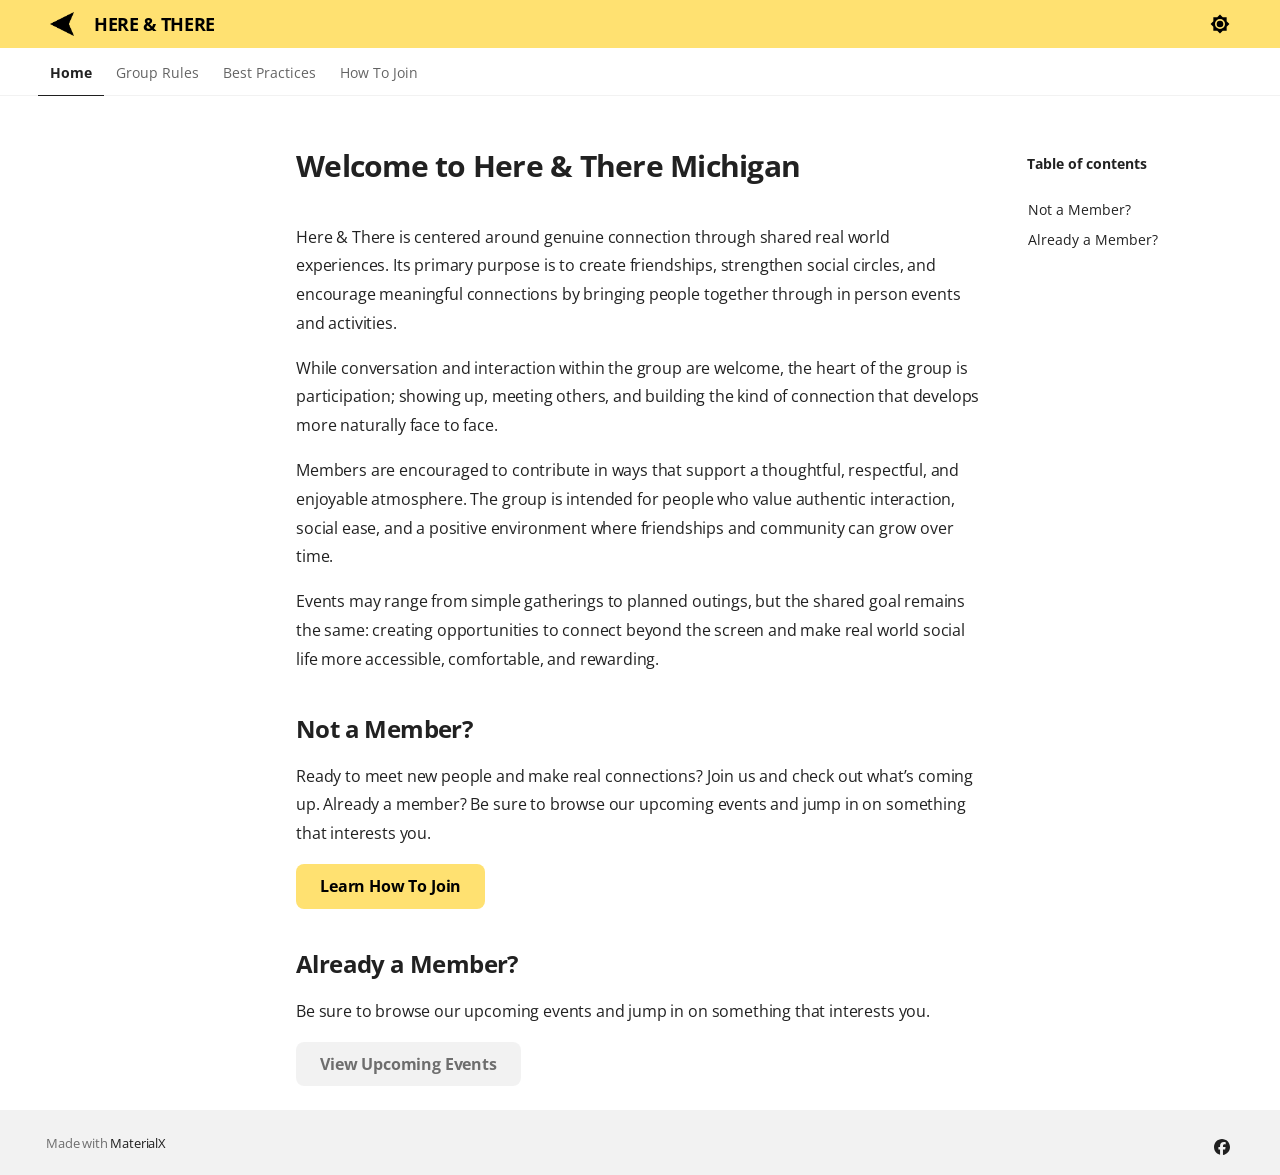
<file: index.html>
<!doctype html>
<html lang="en" class="no-js">
  <head>
    
      <meta charset="utf-8">
      <meta name="viewport" content="width=device-width,initial-scale=1">
      
      
      
        <link rel="canonical" href="https://heretheremi.org/">
      
      
      
        <link rel="next" href="rules/">
      
      
        
      
      
      <link rel="icon" href="images/logo.png">
      <meta name="generator" content="mkdocs-1.6.1, mkdocs-materialx-10.1.1">
    
    
      
        <title>HERE & THERE</title>
      
    
    
      <link rel="stylesheet" href="assets/stylesheets/main.b72b68c2.min.css">
      
        
        <link rel="stylesheet" href="assets/stylesheets/palette.204eaadb.min.css">
      
      


    
    
      
    
    
      
        
        
        <link rel="preconnect" href="https://fonts.gstatic.com" crossorigin>
        <link rel="stylesheet" href="https://fonts.googleapis.com/css?family=Open+Sans:300,300i,400,400i,700,700i%7CRoboto+Mono:400,400i,700,700i&display=fallback">
        <style>:root{--md-text-font:"Open Sans";--md-code-font:"Roboto Mono"}</style>
      
    
    
      <link rel="stylesheet" href="stylesheets/extra.css">
    
    <script>__md_scope=new URL(".",location),__md_hash=e=>[...e].reduce(((e,_)=>(e<<5)-e+_.charCodeAt(0)),0),__md_get=(e,_=localStorage,t=__md_scope)=>JSON.parse(_.getItem(t.pathname+"."+e)),__md_set=(e,_,t=localStorage,a=__md_scope)=>{try{t.setItem(a.pathname+"."+e,JSON.stringify(_))}catch(e){}}</script>
    
      

    
    
  </head>
  
  
  
  
    
    
      
    
    
    
    
    <body dir="ltr" data-md-color-scheme="default" data-md-color-primary="yellow" data-md-color-accent="indigo" data-mx-topbar="glass">
  
    
    <input class="md-toggle" data-md-toggle="drawer" type="checkbox" id="__drawer" autocomplete="off">
    <input class="md-toggle" data-md-toggle="toc" type="checkbox" id="__toc" autocomplete="off">
    <input class="md-toggle" data-md-toggle="search" type="checkbox" id="__search" autocomplete="off">
    <label class="md-overlay" for="__drawer"></label>
    <label class="md-overlay" for="__toc"></label>
    <div data-md-component="skip">
      
        
        <a href="#welcome-to-here-there-michigan" class="md-skip">
          Skip to content
        </a>
      
    </div>
    <div data-md-component="announce">
      
    </div>
    
    
      

<header class="md-header" data-md-component="header">
  <nav class="md-header__inner md-grid" aria-label="Header">
    <a href="." title="HERE &amp; THERE" class="md-header__button md-logo" aria-label="HERE & THERE" data-md-component="logo">
      
  <img src="images/logo-black.png" alt="logo">

    </a>
    <label class="md-header__button md-icon" for="__drawer">
      
      <svg xmlns="http://www.w3.org/2000/svg" viewBox="0 0 24 24"><path d="M3 6h18v2H3zm0 5h18v2H3zm0 5h18v2H3z"/></svg>
    </label>
    <div class="md-header__title" data-md-component="header-title">
      <div class="md-header__ellipsis">
        <div class="md-header__topic">
          <span class="md-ellipsis">
            HERE & THERE
          </span>
        </div>
        <div class="md-header__topic" data-md-component="header-topic">
          <span class="md-ellipsis">
            
              Home
            
          </span>
        </div>
      </div>
    </div>
    
      
        <form class="md-header__option" data-md-component="palette">
  
    
    
    
    <input class="md-option" data-md-color-media="(prefers-color-scheme: light)" data-md-color-scheme="default" data-md-color-primary="yellow" data-md-color-accent="indigo"  aria-label="Switch to dark mode"  type="radio" name="__palette" id="__palette_0">
    
      <label class="md-header__button md-icon" title="Switch to dark mode" for="__palette_1" hidden>
        <svg xmlns="http://www.w3.org/2000/svg" viewBox="0 0 24 24"><path d="M12 8a4 4 0 0 0-4 4 4 4 0 0 0 4 4 4 4 0 0 0 4-4 4 4 0 0 0-4-4m0 10a6 6 0 0 1-6-6 6 6 0 0 1 6-6 6 6 0 0 1 6 6 6 6 0 0 1-6 6m8-9.31V4h-4.69L12 .69 8.69 4H4v4.69L.69 12 4 15.31V20h4.69L12 23.31 15.31 20H20v-4.69L23.31 12z"/></svg>
      </label>
    
  
    
    
    
    <input class="md-option" data-md-color-media="(prefers-color-scheme: dark)" data-md-color-scheme="slate" data-md-color-primary="yellow" data-md-color-accent="indigo"  aria-label="Switch to system preference"  type="radio" name="__palette" id="__palette_1">
    
      <label class="md-header__button md-icon" title="Switch to system preference" for="__palette_0" hidden>
        <svg xmlns="http://www.w3.org/2000/svg" viewBox="0 0 24 24"><path d="M12 18c-.89 0-1.74-.2-2.5-.55C11.56 16.5 13 14.42 13 12s-1.44-4.5-3.5-5.45C10.26 6.2 11.11 6 12 6a6 6 0 0 1 6 6 6 6 0 0 1-6 6m8-9.31V4h-4.69L12 .69 8.69 4H4v4.69L.69 12 4 15.31V20h4.69L12 23.31 15.31 20H20v-4.69L23.31 12z"/></svg>
      </label>
    
  
</form>
      
    
    
      <script>var palette=__md_get("__palette");if(palette&&palette.color){if("(prefers-color-scheme)"===palette.color.media){var media=matchMedia("(prefers-color-scheme: light)"),input=document.querySelector(media.matches?"[data-md-color-media='(prefers-color-scheme: light)']":"[data-md-color-media='(prefers-color-scheme: dark)']");palette.color.media=input.getAttribute("data-md-color-media"),palette.color.scheme=input.getAttribute("data-md-color-scheme"),palette.color.primary=input.getAttribute("data-md-color-primary"),palette.color.accent=input.getAttribute("data-md-color-accent")}for(var[key,value]of Object.entries(palette.color))document.body.setAttribute("data-md-color-"+key,value)}</script>
    
    
    
    
  </nav>
  
</header>
    
    <div class="md-container" data-md-component="container">
      
      
        
          
            
<nav class="md-tabs" aria-label="Tabs" data-md-component="tabs">
  <div class="md-grid">
    <ul class="md-tabs__list">
      
        
  
  
  
    
  
  
    <li class="md-tabs__item md-tabs__item--active">
      <a href="." class="md-tabs__link">
        
  
  
    
  
  Home

      </a>
    </li>
  

      
        
  
  
  
  
    <li class="md-tabs__item">
      <a href="rules/" class="md-tabs__link">
        
  
  
    
  
  Group Rules

      </a>
    </li>
  

      
        
  
  
  
  
    <li class="md-tabs__item">
      <a href="best-practices/" class="md-tabs__link">
        
  
  
    
  
  Best Practices

      </a>
    </li>
  

      
        
  
  
  
  
    <li class="md-tabs__item">
      <a href="join/" class="md-tabs__link">
        
  
  
    
  
  How To Join

      </a>
    </li>
  

      
    </ul>
  </div>
</nav>
          
        
      
      <main class="md-main" data-md-component="main">
        <div class="md-main__inner md-grid">
          
            
              
              <div class="md-sidebar md-sidebar--primary" data-md-component="sidebar" data-md-type="navigation" >
                <div class="md-sidebar__scrollwrap">
                  <div class="md-sidebar__inner">
                    


  


<nav class="md-nav md-nav--primary md-nav--lifted" aria-label="Navigation" data-md-level="0">
  <label class="md-nav__title" for="__drawer">
    <a href="." title="HERE &amp; THERE" class="md-nav__button md-logo" aria-label="HERE & THERE" data-md-component="logo">
      
  <img src="images/logo-black.png" alt="logo">

    </a>
    HERE & THERE
  </label>
  
  <ul class="md-nav__list">
    
      
      
  
  
    
  
  
  
    <li class="md-nav__item md-nav__item--active">
      
      <input class="md-nav__toggle md-toggle" type="checkbox" id="__toc">
      
      
        
      
      
        <label class="md-nav__link md-nav__link--active" for="__toc">
          
  
  
  <span class="md-ellipsis">
    
  
    Home
  

    
  </span>
  
  

          <span class="md-nav__icon md-icon"></span>
        </label>
      
      <a href="." class="md-nav__link md-nav__link--active">
        
  
  
  <span class="md-ellipsis">
    
  
    Home
  

    
  </span>
  
  

      </a>
      
        

<nav class="md-nav md-nav--secondary" aria-label="Table of contents">
  
  
  
    
  
  
    <label class="md-nav__title" for="__toc">
      <span class="md-nav__icon md-icon"></span>
      Table of contents
    </label>
    <ul class="md-nav__list" data-md-component="toc">
      
        <li class="md-nav__item">
  <a href="#not-a-member" class="md-nav__link">
    <span class="md-ellipsis">
      
        Not a Member?
      
    </span>
  </a>
  
</li>
      
        <li class="md-nav__item">
  <a href="#already-a-member" class="md-nav__link">
    <span class="md-ellipsis">
      
        Already a Member?
      
    </span>
  </a>
  
</li>
      
    </ul>
  
</nav>
      
    </li>
  

    
      
      
  
  
  
  
    <li class="md-nav__item">
      <a href="rules/" class="md-nav__link">
        
  
  
  <span class="md-ellipsis">
    
  
    Group Rules
  

    
  </span>
  
  

      </a>
    </li>
  

    
      
      
  
  
  
  
    <li class="md-nav__item">
      <a href="best-practices/" class="md-nav__link">
        
  
  
  <span class="md-ellipsis">
    
  
    Best Practices
  

    
  </span>
  
  

      </a>
    </li>
  

    
      
      
  
  
  
  
    <li class="md-nav__item">
      <a href="join/" class="md-nav__link">
        
  
  
  <span class="md-ellipsis">
    
  
    How To Join
  

    
  </span>
  
  

      </a>
    </li>
  

    
  </ul>
</nav>
                  </div>
                </div>
              </div>
            
            
              
              <div class="md-sidebar md-sidebar--secondary" data-md-component="sidebar" data-md-type="toc" >
                <div class="md-sidebar__scrollwrap">
                  <div class="md-sidebar__inner">
                    

<nav class="md-nav md-nav--secondary" aria-label="Table of contents">
  
  
  
    
  
  
    <label class="md-nav__title" for="__toc">
      <span class="md-nav__icon md-icon"></span>
      Table of contents
    </label>
    <ul class="md-nav__list" data-md-component="toc">
      
        <li class="md-nav__item">
  <a href="#not-a-member" class="md-nav__link">
    <span class="md-ellipsis">
      
        Not a Member?
      
    </span>
  </a>
  
</li>
      
        <li class="md-nav__item">
  <a href="#already-a-member" class="md-nav__link">
    <span class="md-ellipsis">
      
        Already a Member?
      
    </span>
  </a>
  
</li>
      
    </ul>
  
</nav>
                  </div>
                </div>
              </div>
            
          
          
            <div class="md-content" data-md-component="content">
              
              <article class="md-content__inner md-typeset">
                
                  

<h1 id="welcome-to-here-there-michigan">Welcome to Here &amp; There Michigan<a class="headerlink" href="#welcome-to-here-there-michigan" title="Permanent link">🔗</a></h1>
<p>Here &amp; There is centered around genuine connection through shared real world experiences. Its primary purpose is to create friendships, strengthen social circles, and encourage meaningful connections by bringing people together through in person events and activities.</p>
<p>While conversation and interaction within the group are welcome, the heart of the group is participation; showing up, meeting others, and building the kind of connection that develops more naturally face to face.</p>
<p>Members are encouraged to contribute in ways that support a thoughtful, respectful, and enjoyable atmosphere. The group is intended for people who value authentic interaction, social ease, and a positive environment where friendships and community can grow over time.</p>
<p>Events may range from simple gatherings to planned outings, but the shared goal remains the same: creating opportunities to connect beyond the screen and make real world social life more accessible, comfortable, and rewarding.</p>
<h2 id="not-a-member">Not a Member?<a class="headerlink" href="#not-a-member" title="Permanent link">🔗</a></h2>
<p>Ready to meet new people and make real connections? Join us and check out what’s coming up. Already a member? Be sure to browse our upcoming events and jump in on something that interests you.</p>
<p><a class="md-button md-button--primary" href="join/">Learn How To Join</a></p>
<h2 id="already-a-member">Already a Member?<a class="headerlink" href="#already-a-member" title="Permanent link">🔗</a></h2>
<p>Be sure to browse our upcoming events and jump in on something that interests you.</p>
<p><a class="md-button" href="https://go.heretheremi.org/events">View Upcoming Events</a></p>







                
              </article>
            </div>
          
          
<script>var target=document.getElementById(location.hash.slice(1));target&&target.name&&(target.checked=target.name.startsWith("__tabbed_"))</script>
        </div>
          <div class="md-top" data-md-component="top" hidden>
  <div class="md-top__center">
    <button type="button" class="md-top__button md-top__button--main" data-md-action="top">
      
      <svg xmlns="http://www.w3.org/2000/svg" viewBox="0 0 24 24"><path d="M13 20h-2V8l-5.5 5.5-1.42-1.42L12 4.16l7.92 7.92-1.42 1.42L13 8z"/></svg>
      <span>Back to top</span>
    </button>
    
      
      
      <label class="md-top__button md-top__side md-top__side--nav" for="__drawer" >
        <svg xmlns="http://www.w3.org/2000/svg" viewBox="0 0 24 24"><path d="M20 4H4a2 2 0 0 0-2 2v12a2 2 0 0 0 2 2h16a2 2 0 0 0 2-2V6a2 2 0 0 0-2-2m0 14H9V6h11Z"/></svg>
      </label>
    
    
      
      
      <label class="md-top__button md-top__side md-top__side--toc" for="__toc" >
        <svg xmlns="http://www.w3.org/2000/svg" viewBox="0 0 24 24"><path d="M20 4H4a2 2 0 0 0-2 2v12a2 2 0 0 0 2 2h16a2 2 0 0 0 2-2V6a2 2 0 0 0-2-2m-5 14H4V6h11Z"/></svg>
      </label>
    
  </div>
</div>
      </main>
      
        <footer class="md-footer">
  
  <div class="md-footer-meta md-typeset">
    <div class="md-footer-meta__inner md-grid">
      <div class="md-copyright">
  
  
    Made with
    <a href="https://jaywhj.github.io/mkdocs-materialx/" target="_blank" rel="noopener">
      MaterialX
    </a>
  
</div>
      
        
<div class="md-social">
  
    
    
    
    
      
      
    
    <a href="https://go.heretheremi.org/fb" target="_blank" rel="noopener" title="go.heretheremi.org" class="md-social__link">
      <svg xmlns="http://www.w3.org/2000/svg" viewBox="0 0 512 512"><!--! Font Awesome Free 7.1.0 by @fontawesome - https://fontawesome.com License - https://fontawesome.com/license/free (Icons: CC BY 4.0, Fonts: SIL OFL 1.1, Code: MIT License) Copyright 2025 Fonticons, Inc.--><path d="M512 256C512 114.6 397.4 0 256 0S0 114.6 0 256c0 120 82.7 220.8 194.2 248.5V334.2h-52.8V256h52.8v-33.7c0-87.1 39.4-127.5 125-127.5 16.2 0 44.2 3.2 55.7 6.4V172c-6-.6-16.5-1-29.6-1-42 0-58.2 15.9-58.2 57.2V256h83.6l-14.4 78.2H287v175.9C413.8 494.8 512 386.9 512 256"/></svg>
    </a>
  
</div>
      
    </div>
  </div>
</footer>
      
    </div>
    <div class="md-dialog" data-md-component="dialog">
      <div class="md-dialog__inner md-typeset"></div>
    </div>
    
    
    
      
      
      <script id="__config" type="application/json">{"annotate": null, "base": ".", "features": ["navigation.tabs", "header.autohide"], "search": "assets/javascripts/workers/search.7a47a382.min.js", "tags": null, "translations": {"clipboard.copied": "Copied to clipboard", "clipboard.copy": "Copy to clipboard", "search.result.more.one": "1 more on this page", "search.result.more.other": "# more on this page", "search.result.none": "No matching documents", "search.result.one": "1 matching document", "search.result.other": "# matching documents", "search.result.placeholder": "Type to start searching", "search.result.term.missing": "Missing", "select.version": "Select version"}, "version": null}</script>
    
    
      <script src="assets/javascripts/bundle.e3ad5d0a.min.js"></script>
      
    
  </body>
</html>
</file>
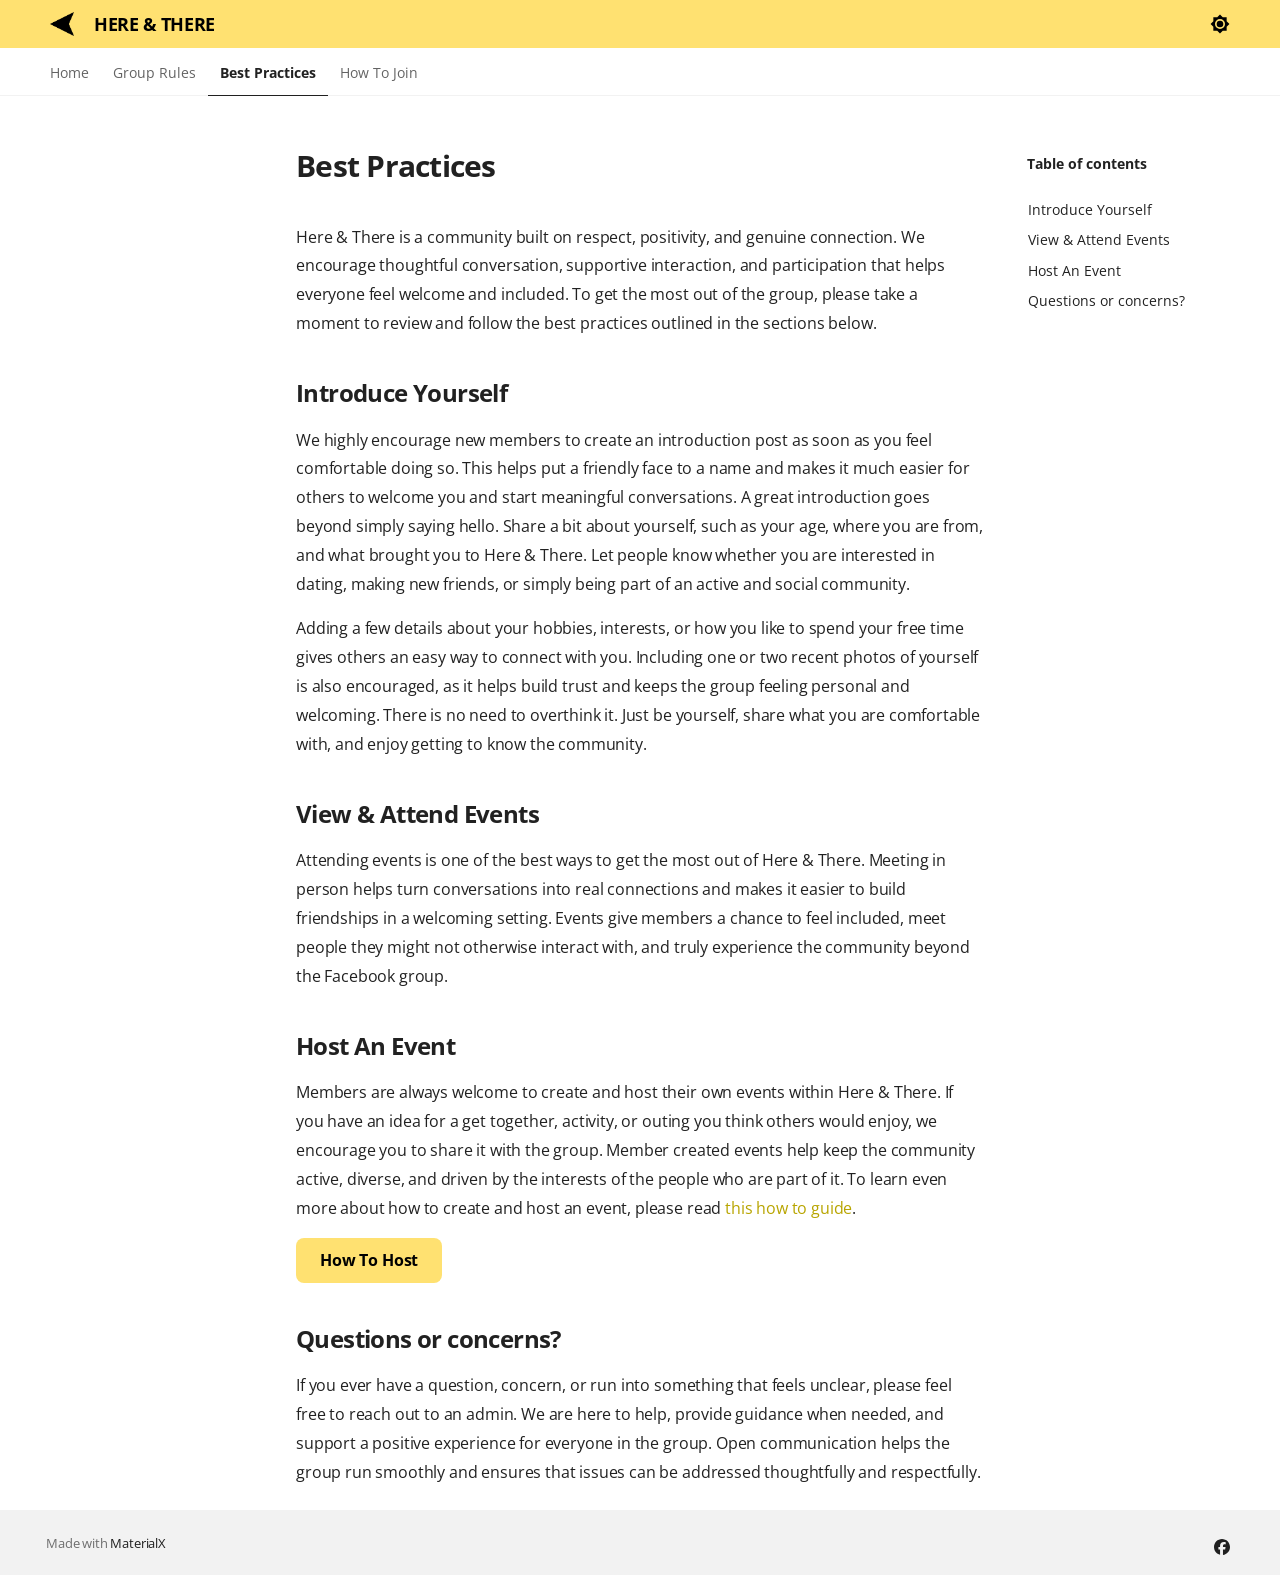
<file: best-practices/index.html>
<!doctype html>
<html lang="en" class="no-js">
  <head>
    
      <meta charset="utf-8">
      <meta name="viewport" content="width=device-width,initial-scale=1">
      
      
      
        <link rel="canonical" href="https://heretheremi.org/best-practices/">
      
      
        <link rel="prev" href="../rules/">
      
      
        <link rel="next" href="../join/">
      
      
        
      
      
      <link rel="icon" href="../images/logo.png">
      <meta name="generator" content="mkdocs-1.6.1, mkdocs-materialx-10.1.1">
    
    
      
        <title>Best Practices - HERE & THERE</title>
      
    
    
      <link rel="stylesheet" href="../assets/stylesheets/main.b72b68c2.min.css">
      
        
        <link rel="stylesheet" href="../assets/stylesheets/palette.204eaadb.min.css">
      
      


    
    
      
    
    
      
        
        
        <link rel="preconnect" href="https://fonts.gstatic.com" crossorigin>
        <link rel="stylesheet" href="https://fonts.googleapis.com/css?family=Open+Sans:300,300i,400,400i,700,700i%7CRoboto+Mono:400,400i,700,700i&display=fallback">
        <style>:root{--md-text-font:"Open Sans";--md-code-font:"Roboto Mono"}</style>
      
    
    
      <link rel="stylesheet" href="../stylesheets/extra.css">
    
    <script>__md_scope=new URL("..",location),__md_hash=e=>[...e].reduce(((e,_)=>(e<<5)-e+_.charCodeAt(0)),0),__md_get=(e,_=localStorage,t=__md_scope)=>JSON.parse(_.getItem(t.pathname+"."+e)),__md_set=(e,_,t=localStorage,a=__md_scope)=>{try{t.setItem(a.pathname+"."+e,JSON.stringify(_))}catch(e){}}</script>
    
      

    
    
  </head>
  
  
  
  
    
    
      
    
    
    
    
    <body dir="ltr" data-md-color-scheme="default" data-md-color-primary="yellow" data-md-color-accent="indigo" data-mx-topbar="glass">
  
    
    <input class="md-toggle" data-md-toggle="drawer" type="checkbox" id="__drawer" autocomplete="off">
    <input class="md-toggle" data-md-toggle="toc" type="checkbox" id="__toc" autocomplete="off">
    <input class="md-toggle" data-md-toggle="search" type="checkbox" id="__search" autocomplete="off">
    <label class="md-overlay" for="__drawer"></label>
    <label class="md-overlay" for="__toc"></label>
    <div data-md-component="skip">
      
        
        <a href="#best-practices" class="md-skip">
          Skip to content
        </a>
      
    </div>
    <div data-md-component="announce">
      
    </div>
    
    
      

<header class="md-header" data-md-component="header">
  <nav class="md-header__inner md-grid" aria-label="Header">
    <a href=".." title="HERE &amp; THERE" class="md-header__button md-logo" aria-label="HERE & THERE" data-md-component="logo">
      
  <img src="../images/logo-black.png" alt="logo">

    </a>
    <label class="md-header__button md-icon" for="__drawer">
      
      <svg xmlns="http://www.w3.org/2000/svg" viewBox="0 0 24 24"><path d="M3 6h18v2H3zm0 5h18v2H3zm0 5h18v2H3z"/></svg>
    </label>
    <div class="md-header__title" data-md-component="header-title">
      <div class="md-header__ellipsis">
        <div class="md-header__topic">
          <span class="md-ellipsis">
            HERE & THERE
          </span>
        </div>
        <div class="md-header__topic" data-md-component="header-topic">
          <span class="md-ellipsis">
            
              Best Practices
            
          </span>
        </div>
      </div>
    </div>
    
      
        <form class="md-header__option" data-md-component="palette">
  
    
    
    
    <input class="md-option" data-md-color-media="(prefers-color-scheme: light)" data-md-color-scheme="default" data-md-color-primary="yellow" data-md-color-accent="indigo"  aria-label="Switch to dark mode"  type="radio" name="__palette" id="__palette_0">
    
      <label class="md-header__button md-icon" title="Switch to dark mode" for="__palette_1" hidden>
        <svg xmlns="http://www.w3.org/2000/svg" viewBox="0 0 24 24"><path d="M12 8a4 4 0 0 0-4 4 4 4 0 0 0 4 4 4 4 0 0 0 4-4 4 4 0 0 0-4-4m0 10a6 6 0 0 1-6-6 6 6 0 0 1 6-6 6 6 0 0 1 6 6 6 6 0 0 1-6 6m8-9.31V4h-4.69L12 .69 8.69 4H4v4.69L.69 12 4 15.31V20h4.69L12 23.31 15.31 20H20v-4.69L23.31 12z"/></svg>
      </label>
    
  
    
    
    
    <input class="md-option" data-md-color-media="(prefers-color-scheme: dark)" data-md-color-scheme="slate" data-md-color-primary="yellow" data-md-color-accent="indigo"  aria-label="Switch to system preference"  type="radio" name="__palette" id="__palette_1">
    
      <label class="md-header__button md-icon" title="Switch to system preference" for="__palette_0" hidden>
        <svg xmlns="http://www.w3.org/2000/svg" viewBox="0 0 24 24"><path d="M12 18c-.89 0-1.74-.2-2.5-.55C11.56 16.5 13 14.42 13 12s-1.44-4.5-3.5-5.45C10.26 6.2 11.11 6 12 6a6 6 0 0 1 6 6 6 6 0 0 1-6 6m8-9.31V4h-4.69L12 .69 8.69 4H4v4.69L.69 12 4 15.31V20h4.69L12 23.31 15.31 20H20v-4.69L23.31 12z"/></svg>
      </label>
    
  
</form>
      
    
    
      <script>var palette=__md_get("__palette");if(palette&&palette.color){if("(prefers-color-scheme)"===palette.color.media){var media=matchMedia("(prefers-color-scheme: light)"),input=document.querySelector(media.matches?"[data-md-color-media='(prefers-color-scheme: light)']":"[data-md-color-media='(prefers-color-scheme: dark)']");palette.color.media=input.getAttribute("data-md-color-media"),palette.color.scheme=input.getAttribute("data-md-color-scheme"),palette.color.primary=input.getAttribute("data-md-color-primary"),palette.color.accent=input.getAttribute("data-md-color-accent")}for(var[key,value]of Object.entries(palette.color))document.body.setAttribute("data-md-color-"+key,value)}</script>
    
    
    
    
  </nav>
  
</header>
    
    <div class="md-container" data-md-component="container">
      
      
        
          
            
<nav class="md-tabs" aria-label="Tabs" data-md-component="tabs">
  <div class="md-grid">
    <ul class="md-tabs__list">
      
        
  
  
  
  
    <li class="md-tabs__item">
      <a href=".." class="md-tabs__link">
        
  
  
    
  
  Home

      </a>
    </li>
  

      
        
  
  
  
  
    <li class="md-tabs__item">
      <a href="../rules/" class="md-tabs__link">
        
  
  
    
  
  Group Rules

      </a>
    </li>
  

      
        
  
  
  
    
  
  
    <li class="md-tabs__item md-tabs__item--active">
      <a href="./" class="md-tabs__link">
        
  
  
    
  
  Best Practices

      </a>
    </li>
  

      
        
  
  
  
  
    <li class="md-tabs__item">
      <a href="../join/" class="md-tabs__link">
        
  
  
    
  
  How To Join

      </a>
    </li>
  

      
    </ul>
  </div>
</nav>
          
        
      
      <main class="md-main" data-md-component="main">
        <div class="md-main__inner md-grid">
          
            
              
              <div class="md-sidebar md-sidebar--primary" data-md-component="sidebar" data-md-type="navigation" >
                <div class="md-sidebar__scrollwrap">
                  <div class="md-sidebar__inner">
                    


  


<nav class="md-nav md-nav--primary md-nav--lifted" aria-label="Navigation" data-md-level="0">
  <label class="md-nav__title" for="__drawer">
    <a href=".." title="HERE &amp; THERE" class="md-nav__button md-logo" aria-label="HERE & THERE" data-md-component="logo">
      
  <img src="../images/logo-black.png" alt="logo">

    </a>
    HERE & THERE
  </label>
  
  <ul class="md-nav__list">
    
      
      
  
  
  
  
    <li class="md-nav__item">
      <a href=".." class="md-nav__link">
        
  
  
  <span class="md-ellipsis">
    
  
    Home
  

    
  </span>
  
  

      </a>
    </li>
  

    
      
      
  
  
  
  
    <li class="md-nav__item">
      <a href="../rules/" class="md-nav__link">
        
  
  
  <span class="md-ellipsis">
    
  
    Group Rules
  

    
  </span>
  
  

      </a>
    </li>
  

    
      
      
  
  
    
  
  
  
    <li class="md-nav__item md-nav__item--active">
      
      <input class="md-nav__toggle md-toggle" type="checkbox" id="__toc">
      
      
        
      
      
        <label class="md-nav__link md-nav__link--active" for="__toc">
          
  
  
  <span class="md-ellipsis">
    
  
    Best Practices
  

    
  </span>
  
  

          <span class="md-nav__icon md-icon"></span>
        </label>
      
      <a href="./" class="md-nav__link md-nav__link--active">
        
  
  
  <span class="md-ellipsis">
    
  
    Best Practices
  

    
  </span>
  
  

      </a>
      
        

<nav class="md-nav md-nav--secondary" aria-label="Table of contents">
  
  
  
    
  
  
    <label class="md-nav__title" for="__toc">
      <span class="md-nav__icon md-icon"></span>
      Table of contents
    </label>
    <ul class="md-nav__list" data-md-component="toc">
      
        <li class="md-nav__item">
  <a href="#introduce-yourself" class="md-nav__link">
    <span class="md-ellipsis">
      
        Introduce Yourself
      
    </span>
  </a>
  
</li>
      
        <li class="md-nav__item">
  <a href="#view-attend-events" class="md-nav__link">
    <span class="md-ellipsis">
      
        View &amp; Attend Events
      
    </span>
  </a>
  
</li>
      
        <li class="md-nav__item">
  <a href="#host-an-event" class="md-nav__link">
    <span class="md-ellipsis">
      
        Host An Event
      
    </span>
  </a>
  
</li>
      
        <li class="md-nav__item">
  <a href="#questions-or-concerns" class="md-nav__link">
    <span class="md-ellipsis">
      
        Questions or concerns?
      
    </span>
  </a>
  
</li>
      
    </ul>
  
</nav>
      
    </li>
  

    
      
      
  
  
  
  
    <li class="md-nav__item">
      <a href="../join/" class="md-nav__link">
        
  
  
  <span class="md-ellipsis">
    
  
    How To Join
  

    
  </span>
  
  

      </a>
    </li>
  

    
  </ul>
</nav>
                  </div>
                </div>
              </div>
            
            
              
              <div class="md-sidebar md-sidebar--secondary" data-md-component="sidebar" data-md-type="toc" >
                <div class="md-sidebar__scrollwrap">
                  <div class="md-sidebar__inner">
                    

<nav class="md-nav md-nav--secondary" aria-label="Table of contents">
  
  
  
    
  
  
    <label class="md-nav__title" for="__toc">
      <span class="md-nav__icon md-icon"></span>
      Table of contents
    </label>
    <ul class="md-nav__list" data-md-component="toc">
      
        <li class="md-nav__item">
  <a href="#introduce-yourself" class="md-nav__link">
    <span class="md-ellipsis">
      
        Introduce Yourself
      
    </span>
  </a>
  
</li>
      
        <li class="md-nav__item">
  <a href="#view-attend-events" class="md-nav__link">
    <span class="md-ellipsis">
      
        View &amp; Attend Events
      
    </span>
  </a>
  
</li>
      
        <li class="md-nav__item">
  <a href="#host-an-event" class="md-nav__link">
    <span class="md-ellipsis">
      
        Host An Event
      
    </span>
  </a>
  
</li>
      
        <li class="md-nav__item">
  <a href="#questions-or-concerns" class="md-nav__link">
    <span class="md-ellipsis">
      
        Questions or concerns?
      
    </span>
  </a>
  
</li>
      
    </ul>
  
</nav>
                  </div>
                </div>
              </div>
            
          
          
            <div class="md-content" data-md-component="content">
              
              <article class="md-content__inner md-typeset">
                
                  

<h1 id="best-practices">Best Practices<a class="headerlink" href="#best-practices" title="Permanent link">🔗</a></h1>
<p>Here &amp; There is a community built on respect, positivity, and genuine connection. We encourage thoughtful conversation, supportive interaction, and participation that helps everyone feel welcome and included. To get the most out of the group, please take a moment to review and follow the best practices outlined in the sections below.</p>
<h2 id="introduce-yourself">Introduce Yourself<a class="headerlink" href="#introduce-yourself" title="Permanent link">🔗</a></h2>
<p>We highly encourage new members to create an introduction post as soon as you feel comfortable doing so. This helps put a friendly face to a name and makes it much easier for others to welcome you and start meaningful conversations. A great introduction goes beyond simply saying hello. Share a bit about yourself, such as your age, where you are from, and what brought you to Here &amp; There. Let people know whether you are interested in dating, making new friends, or simply being part of an active and social community.</p>
<p>Adding a few details about your hobbies, interests, or how you like to spend your free time gives others an easy way to connect with you. Including one or two recent photos of yourself is also encouraged, as it helps build trust and keeps the group feeling personal and welcoming. There is no need to overthink it. Just be yourself, share what you are comfortable with, and enjoy getting to know the community.</p>
<h2 id="view-attend-events">View &amp; Attend Events<a class="headerlink" href="#view-attend-events" title="Permanent link">🔗</a></h2>
<p>Attending events is one of the best ways to get the most out of Here &amp; There. Meeting in person helps turn conversations into real connections and makes it easier to build friendships in a welcoming setting. Events give members a chance to feel included, meet people they might not otherwise interact with, and truly experience the community beyond the Facebook group.</p>
<h2 id="host-an-event">Host An Event<a class="headerlink" href="#host-an-event" title="Permanent link">🔗</a></h2>
<p>Members are always welcome to create and host their own events within Here &amp; There. If you have an idea for a get together, activity, or outing you think others would enjoy, we encourage you to share it with the group. Member created events help keep the community active, diverse, and driven by the interests of the people who are part of it. To learn even more about how to create and host an event, please read <a href="#">this how to guide</a>.</p>
<p><a class="md-button md-button--primary" href="../how-to-host/">How To Host</a></p>
<h2 id="questions-or-concerns">Questions or concerns?<a class="headerlink" href="#questions-or-concerns" title="Permanent link">🔗</a></h2>
<p>If you ever have a question, concern, or run into something that feels unclear, please feel free to reach out to an admin. We are here to help, provide guidance when needed, and support a positive experience for everyone in the group. Open communication helps the group run smoothly and ensures that issues can be addressed thoughtfully and respectfully.</p>







                
              </article>
            </div>
          
          
<script>var target=document.getElementById(location.hash.slice(1));target&&target.name&&(target.checked=target.name.startsWith("__tabbed_"))</script>
        </div>
          <div class="md-top" data-md-component="top" hidden>
  <div class="md-top__center">
    <button type="button" class="md-top__button md-top__button--main" data-md-action="top">
      
      <svg xmlns="http://www.w3.org/2000/svg" viewBox="0 0 24 24"><path d="M13 20h-2V8l-5.5 5.5-1.42-1.42L12 4.16l7.92 7.92-1.42 1.42L13 8z"/></svg>
      <span>Back to top</span>
    </button>
    
      
      
      <label class="md-top__button md-top__side md-top__side--nav" for="__drawer" >
        <svg xmlns="http://www.w3.org/2000/svg" viewBox="0 0 24 24"><path d="M20 4H4a2 2 0 0 0-2 2v12a2 2 0 0 0 2 2h16a2 2 0 0 0 2-2V6a2 2 0 0 0-2-2m0 14H9V6h11Z"/></svg>
      </label>
    
    
      
      
      <label class="md-top__button md-top__side md-top__side--toc" for="__toc" >
        <svg xmlns="http://www.w3.org/2000/svg" viewBox="0 0 24 24"><path d="M20 4H4a2 2 0 0 0-2 2v12a2 2 0 0 0 2 2h16a2 2 0 0 0 2-2V6a2 2 0 0 0-2-2m-5 14H4V6h11Z"/></svg>
      </label>
    
  </div>
</div>
      </main>
      
        <footer class="md-footer">
  
  <div class="md-footer-meta md-typeset">
    <div class="md-footer-meta__inner md-grid">
      <div class="md-copyright">
  
  
    Made with
    <a href="https://jaywhj.github.io/mkdocs-materialx/" target="_blank" rel="noopener">
      MaterialX
    </a>
  
</div>
      
        
<div class="md-social">
  
    
    
    
    
      
      
    
    <a href="https://go.heretheremi.org/fb" target="_blank" rel="noopener" title="go.heretheremi.org" class="md-social__link">
      <svg xmlns="http://www.w3.org/2000/svg" viewBox="0 0 512 512"><!--! Font Awesome Free 7.1.0 by @fontawesome - https://fontawesome.com License - https://fontawesome.com/license/free (Icons: CC BY 4.0, Fonts: SIL OFL 1.1, Code: MIT License) Copyright 2025 Fonticons, Inc.--><path d="M512 256C512 114.6 397.4 0 256 0S0 114.6 0 256c0 120 82.7 220.8 194.2 248.5V334.2h-52.8V256h52.8v-33.7c0-87.1 39.4-127.5 125-127.5 16.2 0 44.2 3.2 55.7 6.4V172c-6-.6-16.5-1-29.6-1-42 0-58.2 15.9-58.2 57.2V256h83.6l-14.4 78.2H287v175.9C413.8 494.8 512 386.9 512 256"/></svg>
    </a>
  
</div>
      
    </div>
  </div>
</footer>
      
    </div>
    <div class="md-dialog" data-md-component="dialog">
      <div class="md-dialog__inner md-typeset"></div>
    </div>
    
    
    
      
      
      <script id="__config" type="application/json">{"annotate": null, "base": "..", "features": ["navigation.tabs", "header.autohide"], "search": "../assets/javascripts/workers/search.7a47a382.min.js", "tags": null, "translations": {"clipboard.copied": "Copied to clipboard", "clipboard.copy": "Copy to clipboard", "search.result.more.one": "1 more on this page", "search.result.more.other": "# more on this page", "search.result.none": "No matching documents", "search.result.one": "1 matching document", "search.result.other": "# matching documents", "search.result.placeholder": "Type to start searching", "search.result.term.missing": "Missing", "select.version": "Select version"}, "version": null}</script>
    
    
      <script src="../assets/javascripts/bundle.e3ad5d0a.min.js"></script>
      
    
  </body>
</html>
</file>
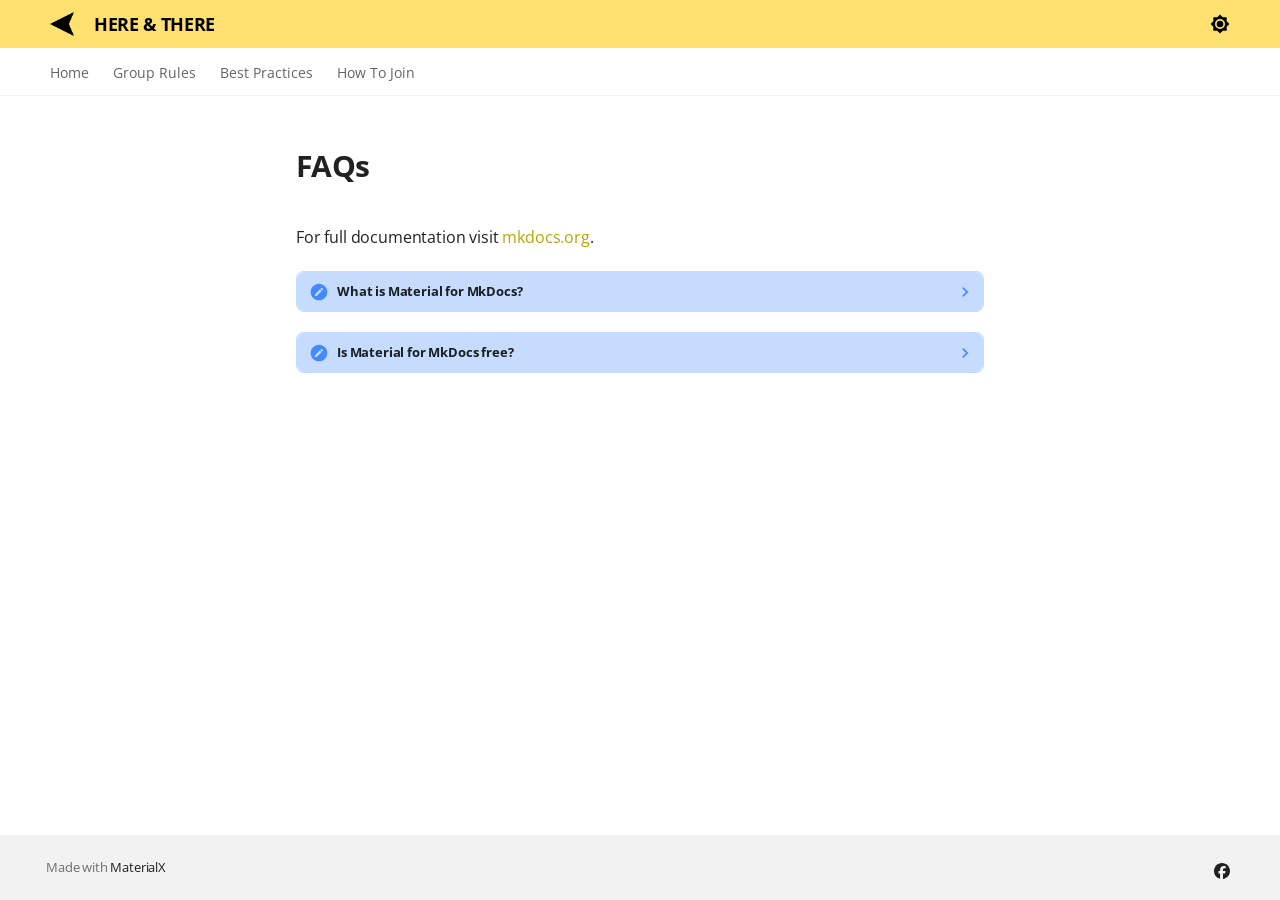
<file: faq/index.html>
<!doctype html>
<html lang="en" class="no-js">
  <head>
    
      <meta charset="utf-8">
      <meta name="viewport" content="width=device-width,initial-scale=1">
      
      
      
        <link rel="canonical" href="https://heretheremi.org/faq/">
      
      
      
      
        
      
      
      <link rel="icon" href="../images/logo.png">
      <meta name="generator" content="mkdocs-1.6.1, mkdocs-materialx-10.1.1">
    
    
      
        <title>FAQs - HERE & THERE</title>
      
    
    
      <link rel="stylesheet" href="../assets/stylesheets/main.b72b68c2.min.css">
      
        
        <link rel="stylesheet" href="../assets/stylesheets/palette.204eaadb.min.css">
      
      


    
    
      
    
    
      
        
        
        <link rel="preconnect" href="https://fonts.gstatic.com" crossorigin>
        <link rel="stylesheet" href="https://fonts.googleapis.com/css?family=Open+Sans:300,300i,400,400i,700,700i%7CRoboto+Mono:400,400i,700,700i&display=fallback">
        <style>:root{--md-text-font:"Open Sans";--md-code-font:"Roboto Mono"}</style>
      
    
    
      <link rel="stylesheet" href="../stylesheets/extra.css">
    
    <script>__md_scope=new URL("..",location),__md_hash=e=>[...e].reduce(((e,_)=>(e<<5)-e+_.charCodeAt(0)),0),__md_get=(e,_=localStorage,t=__md_scope)=>JSON.parse(_.getItem(t.pathname+"."+e)),__md_set=(e,_,t=localStorage,a=__md_scope)=>{try{t.setItem(a.pathname+"."+e,JSON.stringify(_))}catch(e){}}</script>
    
      

    
    
  </head>
  
  
  
  
    
    
      
    
    
    
    
    <body dir="ltr" data-md-color-scheme="default" data-md-color-primary="yellow" data-md-color-accent="indigo" data-mx-topbar="glass">
  
    
    <input class="md-toggle" data-md-toggle="drawer" type="checkbox" id="__drawer" autocomplete="off">
    <input class="md-toggle" data-md-toggle="toc" type="checkbox" id="__toc" autocomplete="off">
    <input class="md-toggle" data-md-toggle="search" type="checkbox" id="__search" autocomplete="off">
    <label class="md-overlay" for="__drawer"></label>
    <label class="md-overlay" for="__toc"></label>
    <div data-md-component="skip">
      
        
        <a href="#faqs" class="md-skip">
          Skip to content
        </a>
      
    </div>
    <div data-md-component="announce">
      
    </div>
    
    
      

<header class="md-header" data-md-component="header">
  <nav class="md-header__inner md-grid" aria-label="Header">
    <a href=".." title="HERE &amp; THERE" class="md-header__button md-logo" aria-label="HERE & THERE" data-md-component="logo">
      
  <img src="../images/logo-black.png" alt="logo">

    </a>
    <label class="md-header__button md-icon" for="__drawer">
      
      <svg xmlns="http://www.w3.org/2000/svg" viewBox="0 0 24 24"><path d="M3 6h18v2H3zm0 5h18v2H3zm0 5h18v2H3z"/></svg>
    </label>
    <div class="md-header__title" data-md-component="header-title">
      <div class="md-header__ellipsis">
        <div class="md-header__topic">
          <span class="md-ellipsis">
            HERE & THERE
          </span>
        </div>
        <div class="md-header__topic" data-md-component="header-topic">
          <span class="md-ellipsis">
            
              FAQs
            
          </span>
        </div>
      </div>
    </div>
    
      
        <form class="md-header__option" data-md-component="palette">
  
    
    
    
    <input class="md-option" data-md-color-media="(prefers-color-scheme: light)" data-md-color-scheme="default" data-md-color-primary="yellow" data-md-color-accent="indigo"  aria-label="Switch to dark mode"  type="radio" name="__palette" id="__palette_0">
    
      <label class="md-header__button md-icon" title="Switch to dark mode" for="__palette_1" hidden>
        <svg xmlns="http://www.w3.org/2000/svg" viewBox="0 0 24 24"><path d="M12 8a4 4 0 0 0-4 4 4 4 0 0 0 4 4 4 4 0 0 0 4-4 4 4 0 0 0-4-4m0 10a6 6 0 0 1-6-6 6 6 0 0 1 6-6 6 6 0 0 1 6 6 6 6 0 0 1-6 6m8-9.31V4h-4.69L12 .69 8.69 4H4v4.69L.69 12 4 15.31V20h4.69L12 23.31 15.31 20H20v-4.69L23.31 12z"/></svg>
      </label>
    
  
    
    
    
    <input class="md-option" data-md-color-media="(prefers-color-scheme: dark)" data-md-color-scheme="slate" data-md-color-primary="yellow" data-md-color-accent="indigo"  aria-label="Switch to system preference"  type="radio" name="__palette" id="__palette_1">
    
      <label class="md-header__button md-icon" title="Switch to system preference" for="__palette_0" hidden>
        <svg xmlns="http://www.w3.org/2000/svg" viewBox="0 0 24 24"><path d="M12 18c-.89 0-1.74-.2-2.5-.55C11.56 16.5 13 14.42 13 12s-1.44-4.5-3.5-5.45C10.26 6.2 11.11 6 12 6a6 6 0 0 1 6 6 6 6 0 0 1-6 6m8-9.31V4h-4.69L12 .69 8.69 4H4v4.69L.69 12 4 15.31V20h4.69L12 23.31 15.31 20H20v-4.69L23.31 12z"/></svg>
      </label>
    
  
</form>
      
    
    
      <script>var palette=__md_get("__palette");if(palette&&palette.color){if("(prefers-color-scheme)"===palette.color.media){var media=matchMedia("(prefers-color-scheme: light)"),input=document.querySelector(media.matches?"[data-md-color-media='(prefers-color-scheme: light)']":"[data-md-color-media='(prefers-color-scheme: dark)']");palette.color.media=input.getAttribute("data-md-color-media"),palette.color.scheme=input.getAttribute("data-md-color-scheme"),palette.color.primary=input.getAttribute("data-md-color-primary"),palette.color.accent=input.getAttribute("data-md-color-accent")}for(var[key,value]of Object.entries(palette.color))document.body.setAttribute("data-md-color-"+key,value)}</script>
    
    
    
    
  </nav>
  
</header>
    
    <div class="md-container" data-md-component="container">
      
      
        
          
            
<nav class="md-tabs" aria-label="Tabs" data-md-component="tabs">
  <div class="md-grid">
    <ul class="md-tabs__list">
      
        
  
  
  
  
    <li class="md-tabs__item">
      <a href=".." class="md-tabs__link">
        
  
  
    
  
  Home

      </a>
    </li>
  

      
        
  
  
  
  
    <li class="md-tabs__item">
      <a href="../rules/" class="md-tabs__link">
        
  
  
    
  
  Group Rules

      </a>
    </li>
  

      
        
  
  
  
  
    <li class="md-tabs__item">
      <a href="../best-practices/" class="md-tabs__link">
        
  
  
    
  
  Best Practices

      </a>
    </li>
  

      
        
  
  
  
  
    <li class="md-tabs__item">
      <a href="../join/" class="md-tabs__link">
        
  
  
    
  
  How To Join

      </a>
    </li>
  

      
    </ul>
  </div>
</nav>
          
        
      
      <main class="md-main" data-md-component="main">
        <div class="md-main__inner md-grid">
          
            
              
              <div class="md-sidebar md-sidebar--primary" data-md-component="sidebar" data-md-type="navigation" >
                <div class="md-sidebar__scrollwrap">
                  <div class="md-sidebar__inner">
                    


  


<nav class="md-nav md-nav--primary md-nav--lifted" aria-label="Navigation" data-md-level="0">
  <label class="md-nav__title" for="__drawer">
    <a href=".." title="HERE &amp; THERE" class="md-nav__button md-logo" aria-label="HERE & THERE" data-md-component="logo">
      
  <img src="../images/logo-black.png" alt="logo">

    </a>
    HERE & THERE
  </label>
  
  <ul class="md-nav__list">
    
      
      
  
  
  
  
    <li class="md-nav__item">
      <a href=".." class="md-nav__link">
        
  
  
  <span class="md-ellipsis">
    
  
    Home
  

    
  </span>
  
  

      </a>
    </li>
  

    
      
      
  
  
  
  
    <li class="md-nav__item">
      <a href="../rules/" class="md-nav__link">
        
  
  
  <span class="md-ellipsis">
    
  
    Group Rules
  

    
  </span>
  
  

      </a>
    </li>
  

    
      
      
  
  
  
  
    <li class="md-nav__item">
      <a href="../best-practices/" class="md-nav__link">
        
  
  
  <span class="md-ellipsis">
    
  
    Best Practices
  

    
  </span>
  
  

      </a>
    </li>
  

    
      
      
  
  
  
  
    <li class="md-nav__item">
      <a href="../join/" class="md-nav__link">
        
  
  
  <span class="md-ellipsis">
    
  
    How To Join
  

    
  </span>
  
  

      </a>
    </li>
  

    
  </ul>
</nav>
                  </div>
                </div>
              </div>
            
            
              
              <div class="md-sidebar md-sidebar--secondary" data-md-component="sidebar" data-md-type="toc" >
                <div class="md-sidebar__scrollwrap">
                  <div class="md-sidebar__inner">
                    

<nav class="md-nav md-nav--secondary" aria-label="Table of contents">
  
  
  
    
  
  
</nav>
                  </div>
                </div>
              </div>
            
          
          
            <div class="md-content" data-md-component="content">
              
              <article class="md-content__inner md-typeset">
                
                  

<h1 id="faqs">FAQs<a class="headerlink" href="#faqs" title="Permanent link">🔗</a></h1>
<p>For full documentation visit <a href="https://www.mkdocs.org">mkdocs.org</a>.</p>
<details class="note">
<summary>What is Material for MkDocs?</summary>
<p>Material for MkDocs is a theme built on top of MkDocs that transforms documentation sites with a modern, responsive design inspired by Google's Material Design principles.</p>
</details>
<details class="note">
<summary>Is Material for MkDocs free?</summary>
<p>Yes, the core theme is free and open source. All features, previously exclusive to the Insiders version, are now available to everyone.</p>
</details>







                
              </article>
            </div>
          
          
<script>var target=document.getElementById(location.hash.slice(1));target&&target.name&&(target.checked=target.name.startsWith("__tabbed_"))</script>
        </div>
          <div class="md-top" data-md-component="top" hidden>
  <div class="md-top__center">
    <button type="button" class="md-top__button md-top__button--main" data-md-action="top">
      
      <svg xmlns="http://www.w3.org/2000/svg" viewBox="0 0 24 24"><path d="M13 20h-2V8l-5.5 5.5-1.42-1.42L12 4.16l7.92 7.92-1.42 1.42L13 8z"/></svg>
      <span>Back to top</span>
    </button>
    
      
      
      <label class="md-top__button md-top__side md-top__side--nav" for="__drawer" >
        <svg xmlns="http://www.w3.org/2000/svg" viewBox="0 0 24 24"><path d="M20 4H4a2 2 0 0 0-2 2v12a2 2 0 0 0 2 2h16a2 2 0 0 0 2-2V6a2 2 0 0 0-2-2m0 14H9V6h11Z"/></svg>
      </label>
    
    
      
      
      <label class="md-top__button md-top__side md-top__side--toc" for="__toc" >
        <svg xmlns="http://www.w3.org/2000/svg" viewBox="0 0 24 24"><path d="M20 4H4a2 2 0 0 0-2 2v12a2 2 0 0 0 2 2h16a2 2 0 0 0 2-2V6a2 2 0 0 0-2-2m-5 14H4V6h11Z"/></svg>
      </label>
    
  </div>
</div>
      </main>
      
        <footer class="md-footer">
  
  <div class="md-footer-meta md-typeset">
    <div class="md-footer-meta__inner md-grid">
      <div class="md-copyright">
  
  
    Made with
    <a href="https://jaywhj.github.io/mkdocs-materialx/" target="_blank" rel="noopener">
      MaterialX
    </a>
  
</div>
      
        
<div class="md-social">
  
    
    
    
    
      
      
    
    <a href="https://go.heretheremi.org/fb" target="_blank" rel="noopener" title="go.heretheremi.org" class="md-social__link">
      <svg xmlns="http://www.w3.org/2000/svg" viewBox="0 0 512 512"><!--! Font Awesome Free 7.1.0 by @fontawesome - https://fontawesome.com License - https://fontawesome.com/license/free (Icons: CC BY 4.0, Fonts: SIL OFL 1.1, Code: MIT License) Copyright 2025 Fonticons, Inc.--><path d="M512 256C512 114.6 397.4 0 256 0S0 114.6 0 256c0 120 82.7 220.8 194.2 248.5V334.2h-52.8V256h52.8v-33.7c0-87.1 39.4-127.5 125-127.5 16.2 0 44.2 3.2 55.7 6.4V172c-6-.6-16.5-1-29.6-1-42 0-58.2 15.9-58.2 57.2V256h83.6l-14.4 78.2H287v175.9C413.8 494.8 512 386.9 512 256"/></svg>
    </a>
  
</div>
      
    </div>
  </div>
</footer>
      
    </div>
    <div class="md-dialog" data-md-component="dialog">
      <div class="md-dialog__inner md-typeset"></div>
    </div>
    
    
    
      
      
      <script id="__config" type="application/json">{"annotate": null, "base": "..", "features": ["navigation.tabs", "header.autohide"], "search": "../assets/javascripts/workers/search.7a47a382.min.js", "tags": null, "translations": {"clipboard.copied": "Copied to clipboard", "clipboard.copy": "Copy to clipboard", "search.result.more.one": "1 more on this page", "search.result.more.other": "# more on this page", "search.result.none": "No matching documents", "search.result.one": "1 matching document", "search.result.other": "# matching documents", "search.result.placeholder": "Type to start searching", "search.result.term.missing": "Missing", "select.version": "Select version"}, "version": null}</script>
    
    
      <script src="../assets/javascripts/bundle.e3ad5d0a.min.js"></script>
      
    
  </body>
</html>
</file>
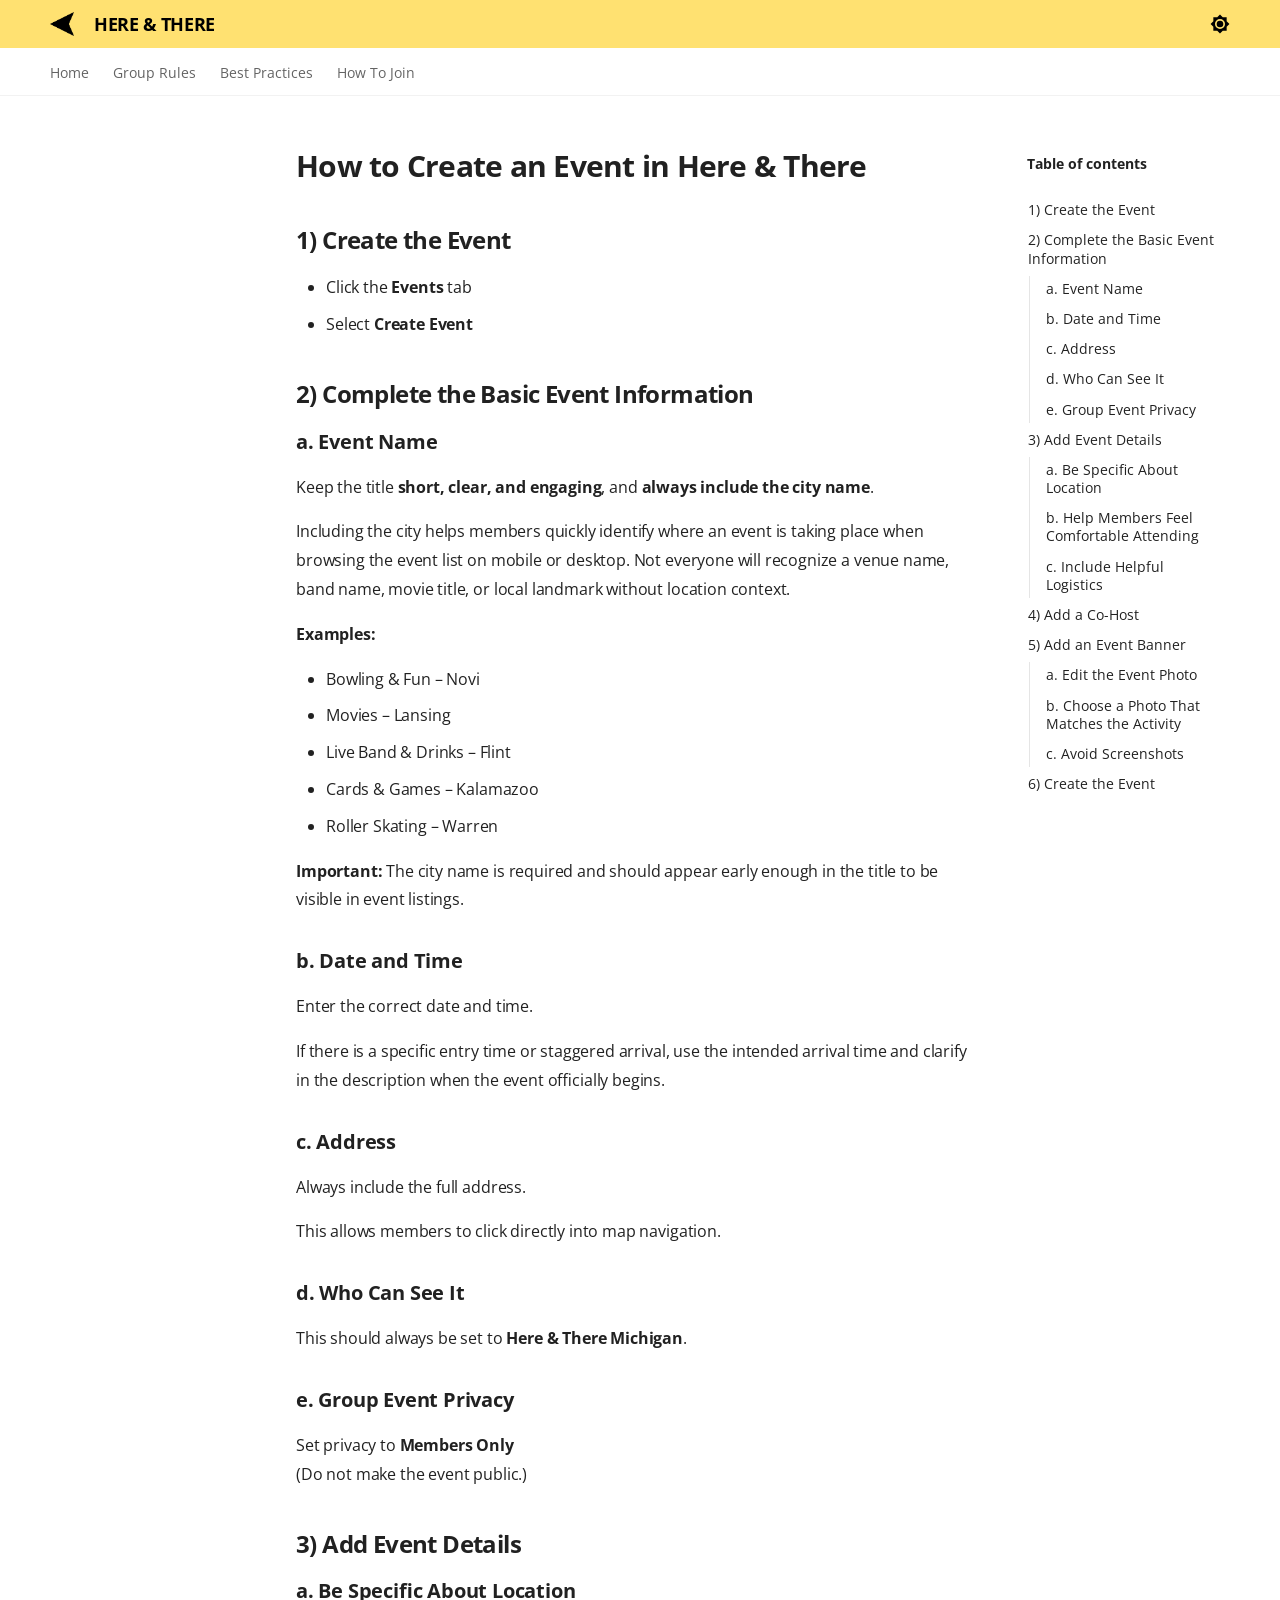
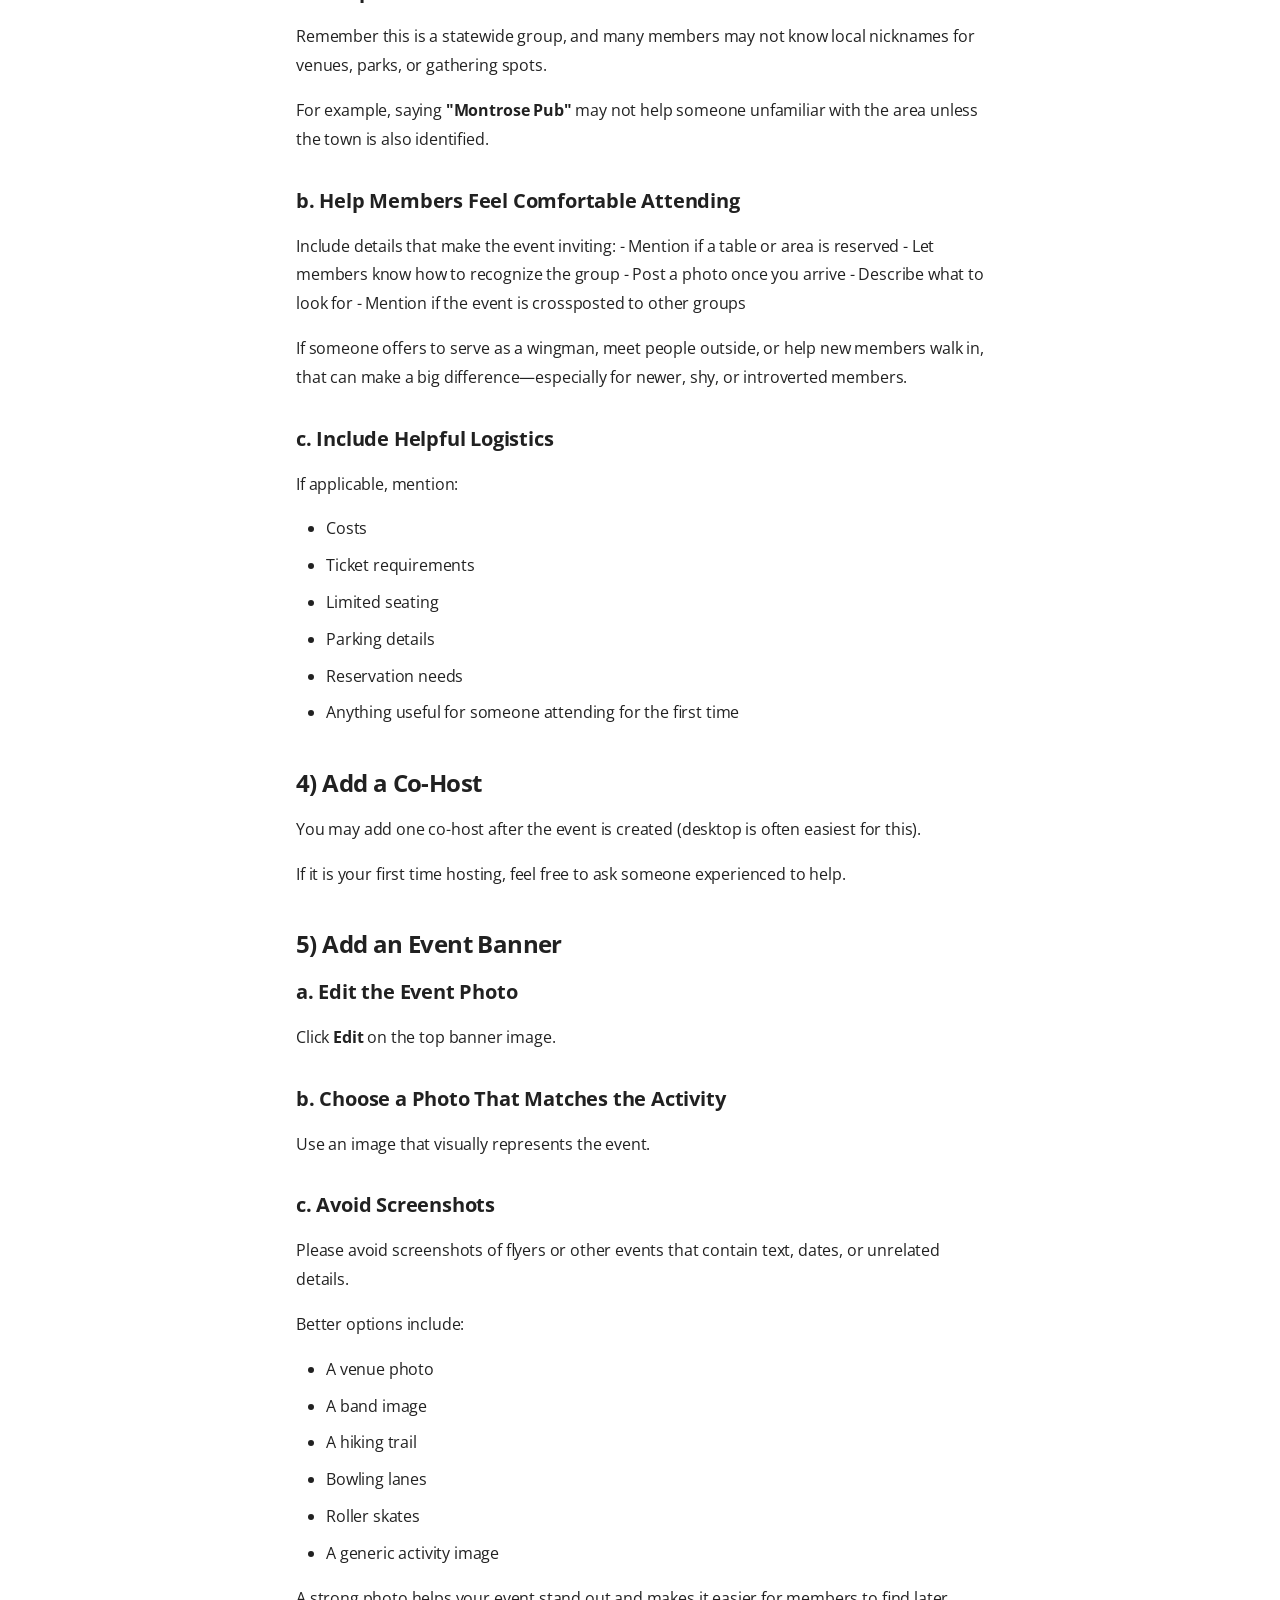
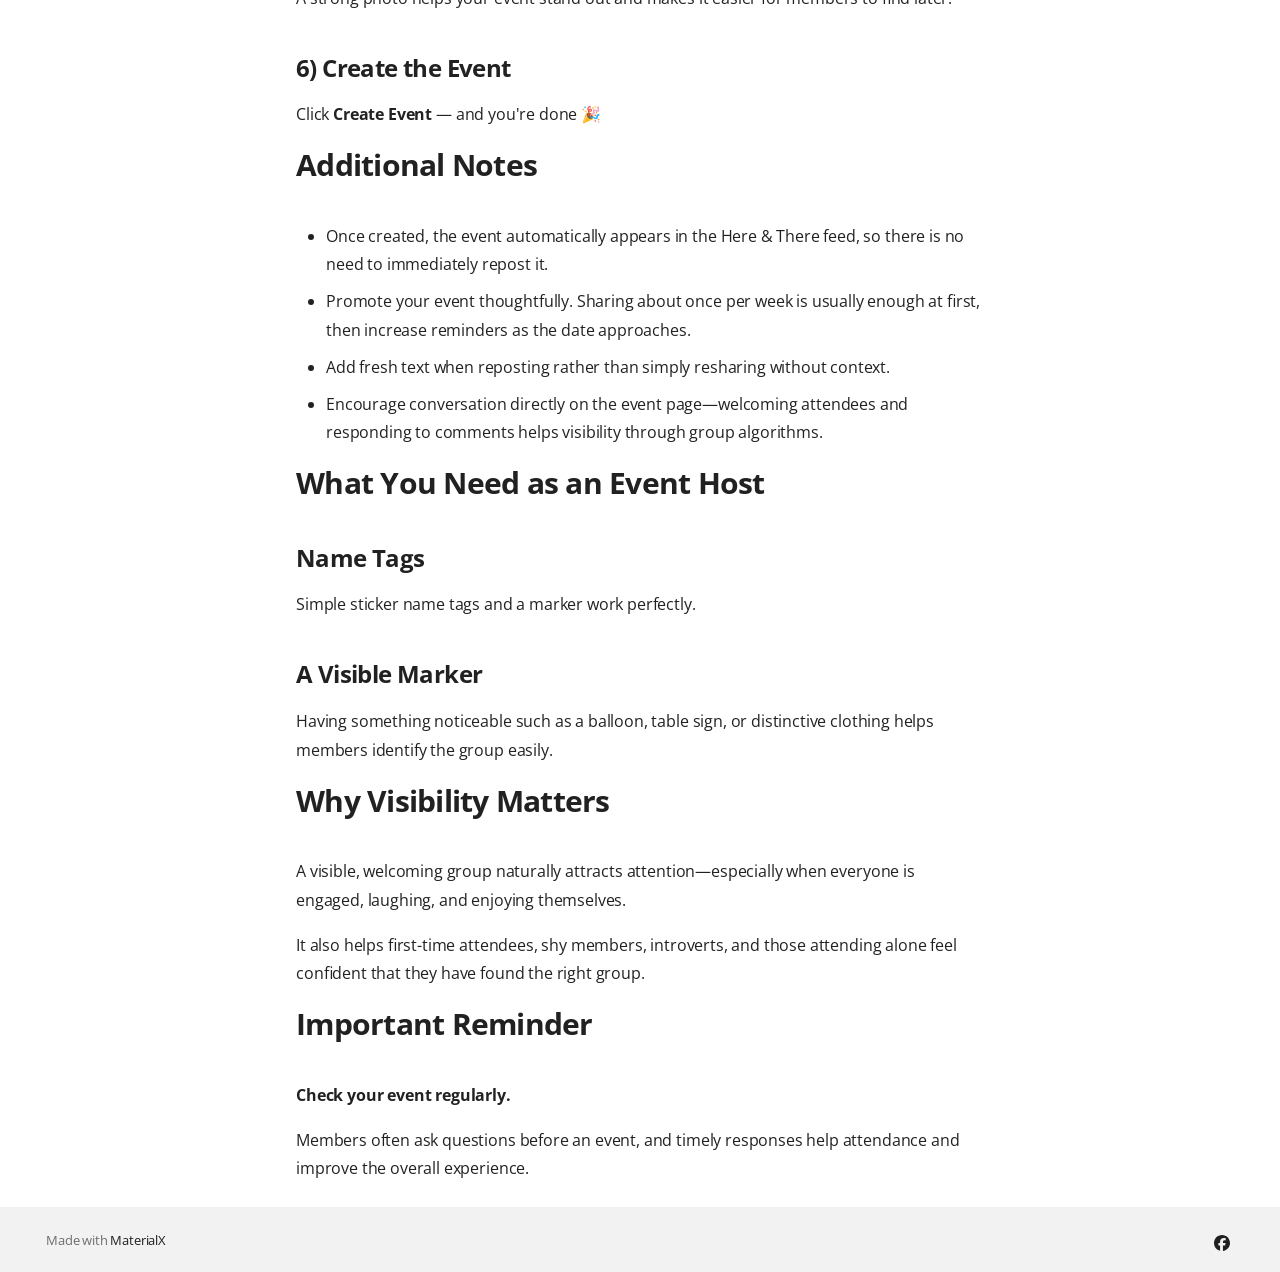
<file: how-to-host/index.html>
<!doctype html>
<html lang="en" class="no-js">
  <head>
    
      <meta charset="utf-8">
      <meta name="viewport" content="width=device-width,initial-scale=1">
      
      
      
        <link rel="canonical" href="https://heretheremi.org/how-to-host/">
      
      
      
      
        
      
      
      <link rel="icon" href="../images/logo.png">
      <meta name="generator" content="mkdocs-1.6.1, mkdocs-materialx-10.1.1">
    
    
      
        <title>How to Create an Event in Here & There - HERE & THERE</title>
      
    
    
      <link rel="stylesheet" href="../assets/stylesheets/main.b72b68c2.min.css">
      
        
        <link rel="stylesheet" href="../assets/stylesheets/palette.204eaadb.min.css">
      
      


    
    
      
    
    
      
        
        
        <link rel="preconnect" href="https://fonts.gstatic.com" crossorigin>
        <link rel="stylesheet" href="https://fonts.googleapis.com/css?family=Open+Sans:300,300i,400,400i,700,700i%7CRoboto+Mono:400,400i,700,700i&display=fallback">
        <style>:root{--md-text-font:"Open Sans";--md-code-font:"Roboto Mono"}</style>
      
    
    
      <link rel="stylesheet" href="../stylesheets/extra.css">
    
    <script>__md_scope=new URL("..",location),__md_hash=e=>[...e].reduce(((e,_)=>(e<<5)-e+_.charCodeAt(0)),0),__md_get=(e,_=localStorage,t=__md_scope)=>JSON.parse(_.getItem(t.pathname+"."+e)),__md_set=(e,_,t=localStorage,a=__md_scope)=>{try{t.setItem(a.pathname+"."+e,JSON.stringify(_))}catch(e){}}</script>
    
      

    
    
  </head>
  
  
  
  
    
    
      
    
    
    
    
    <body dir="ltr" data-md-color-scheme="default" data-md-color-primary="yellow" data-md-color-accent="indigo" data-mx-topbar="glass">
  
    
    <input class="md-toggle" data-md-toggle="drawer" type="checkbox" id="__drawer" autocomplete="off">
    <input class="md-toggle" data-md-toggle="toc" type="checkbox" id="__toc" autocomplete="off">
    <input class="md-toggle" data-md-toggle="search" type="checkbox" id="__search" autocomplete="off">
    <label class="md-overlay" for="__drawer"></label>
    <label class="md-overlay" for="__toc"></label>
    <div data-md-component="skip">
      
        
        <a href="#how-to-create-an-event-in-here-there" class="md-skip">
          Skip to content
        </a>
      
    </div>
    <div data-md-component="announce">
      
    </div>
    
    
      

<header class="md-header" data-md-component="header">
  <nav class="md-header__inner md-grid" aria-label="Header">
    <a href=".." title="HERE &amp; THERE" class="md-header__button md-logo" aria-label="HERE & THERE" data-md-component="logo">
      
  <img src="../images/logo-black.png" alt="logo">

    </a>
    <label class="md-header__button md-icon" for="__drawer">
      
      <svg xmlns="http://www.w3.org/2000/svg" viewBox="0 0 24 24"><path d="M3 6h18v2H3zm0 5h18v2H3zm0 5h18v2H3z"/></svg>
    </label>
    <div class="md-header__title" data-md-component="header-title">
      <div class="md-header__ellipsis">
        <div class="md-header__topic">
          <span class="md-ellipsis">
            HERE & THERE
          </span>
        </div>
        <div class="md-header__topic" data-md-component="header-topic">
          <span class="md-ellipsis">
            
              How to Create an Event in Here &amp; There
            
          </span>
        </div>
      </div>
    </div>
    
      
        <form class="md-header__option" data-md-component="palette">
  
    
    
    
    <input class="md-option" data-md-color-media="(prefers-color-scheme: light)" data-md-color-scheme="default" data-md-color-primary="yellow" data-md-color-accent="indigo"  aria-label="Switch to dark mode"  type="radio" name="__palette" id="__palette_0">
    
      <label class="md-header__button md-icon" title="Switch to dark mode" for="__palette_1" hidden>
        <svg xmlns="http://www.w3.org/2000/svg" viewBox="0 0 24 24"><path d="M12 8a4 4 0 0 0-4 4 4 4 0 0 0 4 4 4 4 0 0 0 4-4 4 4 0 0 0-4-4m0 10a6 6 0 0 1-6-6 6 6 0 0 1 6-6 6 6 0 0 1 6 6 6 6 0 0 1-6 6m8-9.31V4h-4.69L12 .69 8.69 4H4v4.69L.69 12 4 15.31V20h4.69L12 23.31 15.31 20H20v-4.69L23.31 12z"/></svg>
      </label>
    
  
    
    
    
    <input class="md-option" data-md-color-media="(prefers-color-scheme: dark)" data-md-color-scheme="slate" data-md-color-primary="yellow" data-md-color-accent="indigo"  aria-label="Switch to system preference"  type="radio" name="__palette" id="__palette_1">
    
      <label class="md-header__button md-icon" title="Switch to system preference" for="__palette_0" hidden>
        <svg xmlns="http://www.w3.org/2000/svg" viewBox="0 0 24 24"><path d="M12 18c-.89 0-1.74-.2-2.5-.55C11.56 16.5 13 14.42 13 12s-1.44-4.5-3.5-5.45C10.26 6.2 11.11 6 12 6a6 6 0 0 1 6 6 6 6 0 0 1-6 6m8-9.31V4h-4.69L12 .69 8.69 4H4v4.69L.69 12 4 15.31V20h4.69L12 23.31 15.31 20H20v-4.69L23.31 12z"/></svg>
      </label>
    
  
</form>
      
    
    
      <script>var palette=__md_get("__palette");if(palette&&palette.color){if("(prefers-color-scheme)"===palette.color.media){var media=matchMedia("(prefers-color-scheme: light)"),input=document.querySelector(media.matches?"[data-md-color-media='(prefers-color-scheme: light)']":"[data-md-color-media='(prefers-color-scheme: dark)']");palette.color.media=input.getAttribute("data-md-color-media"),palette.color.scheme=input.getAttribute("data-md-color-scheme"),palette.color.primary=input.getAttribute("data-md-color-primary"),palette.color.accent=input.getAttribute("data-md-color-accent")}for(var[key,value]of Object.entries(palette.color))document.body.setAttribute("data-md-color-"+key,value)}</script>
    
    
    
    
  </nav>
  
</header>
    
    <div class="md-container" data-md-component="container">
      
      
        
          
            
<nav class="md-tabs" aria-label="Tabs" data-md-component="tabs">
  <div class="md-grid">
    <ul class="md-tabs__list">
      
        
  
  
  
  
    <li class="md-tabs__item">
      <a href=".." class="md-tabs__link">
        
  
  
    
  
  Home

      </a>
    </li>
  

      
        
  
  
  
  
    <li class="md-tabs__item">
      <a href="../rules/" class="md-tabs__link">
        
  
  
    
  
  Group Rules

      </a>
    </li>
  

      
        
  
  
  
  
    <li class="md-tabs__item">
      <a href="../best-practices/" class="md-tabs__link">
        
  
  
    
  
  Best Practices

      </a>
    </li>
  

      
        
  
  
  
  
    <li class="md-tabs__item">
      <a href="../join/" class="md-tabs__link">
        
  
  
    
  
  How To Join

      </a>
    </li>
  

      
    </ul>
  </div>
</nav>
          
        
      
      <main class="md-main" data-md-component="main">
        <div class="md-main__inner md-grid">
          
            
              
              <div class="md-sidebar md-sidebar--primary" data-md-component="sidebar" data-md-type="navigation" >
                <div class="md-sidebar__scrollwrap">
                  <div class="md-sidebar__inner">
                    


  


<nav class="md-nav md-nav--primary md-nav--lifted" aria-label="Navigation" data-md-level="0">
  <label class="md-nav__title" for="__drawer">
    <a href=".." title="HERE &amp; THERE" class="md-nav__button md-logo" aria-label="HERE & THERE" data-md-component="logo">
      
  <img src="../images/logo-black.png" alt="logo">

    </a>
    HERE & THERE
  </label>
  
  <ul class="md-nav__list">
    
      
      
  
  
  
  
    <li class="md-nav__item">
      <a href=".." class="md-nav__link">
        
  
  
  <span class="md-ellipsis">
    
  
    Home
  

    
  </span>
  
  

      </a>
    </li>
  

    
      
      
  
  
  
  
    <li class="md-nav__item">
      <a href="../rules/" class="md-nav__link">
        
  
  
  <span class="md-ellipsis">
    
  
    Group Rules
  

    
  </span>
  
  

      </a>
    </li>
  

    
      
      
  
  
  
  
    <li class="md-nav__item">
      <a href="../best-practices/" class="md-nav__link">
        
  
  
  <span class="md-ellipsis">
    
  
    Best Practices
  

    
  </span>
  
  

      </a>
    </li>
  

    
      
      
  
  
  
  
    <li class="md-nav__item">
      <a href="../join/" class="md-nav__link">
        
  
  
  <span class="md-ellipsis">
    
  
    How To Join
  

    
  </span>
  
  

      </a>
    </li>
  

    
  </ul>
</nav>
                  </div>
                </div>
              </div>
            
            
              
              <div class="md-sidebar md-sidebar--secondary" data-md-component="sidebar" data-md-type="toc" >
                <div class="md-sidebar__scrollwrap">
                  <div class="md-sidebar__inner">
                    

<nav class="md-nav md-nav--secondary" aria-label="Table of contents">
  
  
  
    
  
  
    <label class="md-nav__title" for="__toc">
      <span class="md-nav__icon md-icon"></span>
      Table of contents
    </label>
    <ul class="md-nav__list" data-md-component="toc">
      
        <li class="md-nav__item">
  <a href="#1-create-the-event" class="md-nav__link">
    <span class="md-ellipsis">
      
        1) Create the Event
      
    </span>
  </a>
  
</li>
      
        <li class="md-nav__item">
  <a href="#2-complete-the-basic-event-information" class="md-nav__link">
    <span class="md-ellipsis">
      
        2) Complete the Basic Event Information
      
    </span>
  </a>
  
    <nav class="md-nav" aria-label="2) Complete the Basic Event Information">
      <ul class="md-nav__list">
        
          <li class="md-nav__item">
  <a href="#a-event-name" class="md-nav__link">
    <span class="md-ellipsis">
      
        a. Event Name
      
    </span>
  </a>
  
</li>
        
          <li class="md-nav__item">
  <a href="#b-date-and-time" class="md-nav__link">
    <span class="md-ellipsis">
      
        b. Date and Time
      
    </span>
  </a>
  
</li>
        
          <li class="md-nav__item">
  <a href="#c-address" class="md-nav__link">
    <span class="md-ellipsis">
      
        c. Address
      
    </span>
  </a>
  
</li>
        
          <li class="md-nav__item">
  <a href="#d-who-can-see-it" class="md-nav__link">
    <span class="md-ellipsis">
      
        d. Who Can See It
      
    </span>
  </a>
  
</li>
        
          <li class="md-nav__item">
  <a href="#e-group-event-privacy" class="md-nav__link">
    <span class="md-ellipsis">
      
        e. Group Event Privacy
      
    </span>
  </a>
  
</li>
        
      </ul>
    </nav>
  
</li>
      
        <li class="md-nav__item">
  <a href="#3-add-event-details" class="md-nav__link">
    <span class="md-ellipsis">
      
        3) Add Event Details
      
    </span>
  </a>
  
    <nav class="md-nav" aria-label="3) Add Event Details">
      <ul class="md-nav__list">
        
          <li class="md-nav__item">
  <a href="#a-be-specific-about-location" class="md-nav__link">
    <span class="md-ellipsis">
      
        a. Be Specific About Location
      
    </span>
  </a>
  
</li>
        
          <li class="md-nav__item">
  <a href="#b-help-members-feel-comfortable-attending" class="md-nav__link">
    <span class="md-ellipsis">
      
        b. Help Members Feel Comfortable Attending
      
    </span>
  </a>
  
</li>
        
          <li class="md-nav__item">
  <a href="#c-include-helpful-logistics" class="md-nav__link">
    <span class="md-ellipsis">
      
        c. Include Helpful Logistics
      
    </span>
  </a>
  
</li>
        
      </ul>
    </nav>
  
</li>
      
        <li class="md-nav__item">
  <a href="#4-add-a-co-host" class="md-nav__link">
    <span class="md-ellipsis">
      
        4) Add a Co-Host
      
    </span>
  </a>
  
</li>
      
        <li class="md-nav__item">
  <a href="#5-add-an-event-banner" class="md-nav__link">
    <span class="md-ellipsis">
      
        5) Add an Event Banner
      
    </span>
  </a>
  
    <nav class="md-nav" aria-label="5) Add an Event Banner">
      <ul class="md-nav__list">
        
          <li class="md-nav__item">
  <a href="#a-edit-the-event-photo" class="md-nav__link">
    <span class="md-ellipsis">
      
        a. Edit the Event Photo
      
    </span>
  </a>
  
</li>
        
          <li class="md-nav__item">
  <a href="#b-choose-a-photo-that-matches-the-activity" class="md-nav__link">
    <span class="md-ellipsis">
      
        b. Choose a Photo That Matches the Activity
      
    </span>
  </a>
  
</li>
        
          <li class="md-nav__item">
  <a href="#c-avoid-screenshots" class="md-nav__link">
    <span class="md-ellipsis">
      
        c. Avoid Screenshots
      
    </span>
  </a>
  
</li>
        
      </ul>
    </nav>
  
</li>
      
        <li class="md-nav__item">
  <a href="#6-create-the-event" class="md-nav__link">
    <span class="md-ellipsis">
      
        6) Create the Event
      
    </span>
  </a>
  
</li>
      
    </ul>
  
</nav>
                  </div>
                </div>
              </div>
            
          
          
            <div class="md-content" data-md-component="content">
              
              <article class="md-content__inner md-typeset">
                
                  

<h1 id="how-to-create-an-event-in-here-there">How to Create an Event in Here &amp; There<a class="headerlink" href="#how-to-create-an-event-in-here-there" title="Permanent link">🔗</a></h1>
<h2 id="1-create-the-event">1) Create the Event<a class="headerlink" href="#1-create-the-event" title="Permanent link">🔗</a></h2>
<ul>
<li>Click the <strong>Events</strong> tab  </li>
<li>Select <strong>Create Event</strong></li>
</ul>
<h2 id="2-complete-the-basic-event-information">2) Complete the Basic Event Information<a class="headerlink" href="#2-complete-the-basic-event-information" title="Permanent link">🔗</a></h2>
<h3 id="a-event-name">a. Event Name<a class="headerlink" href="#a-event-name" title="Permanent link">🔗</a></h3>
<p>Keep the title <strong>short, clear, and engaging</strong>, and <strong>always include the city name</strong>.</p>
<p>Including the city helps members quickly identify where an event is taking place when browsing the event list on mobile or desktop. Not everyone will recognize a venue name, band name, movie title, or local landmark without location context.</p>
<p><strong>Examples:</strong>  </p>
<ul>
<li>Bowling &amp; Fun – Novi  </li>
<li>Movies – Lansing  </li>
<li>Live Band &amp; Drinks – Flint   </li>
<li>Cards &amp; Games – Kalamazoo  </li>
<li>Roller Skating – Warren</li>
</ul>
<p><strong>Important:</strong> The city name is required and should appear early enough in the title to be visible in event listings.</p>
<h3 id="b-date-and-time">b. Date and Time<a class="headerlink" href="#b-date-and-time" title="Permanent link">🔗</a></h3>
<p>Enter the correct date and time.</p>
<p>If there is a specific entry time or staggered arrival, use the intended arrival time and clarify in the description when the event officially begins.</p>
<h3 id="c-address">c. Address<a class="headerlink" href="#c-address" title="Permanent link">🔗</a></h3>
<p>Always include the full address.</p>
<p>This allows members to click directly into map navigation.</p>
<h3 id="d-who-can-see-it">d. Who Can See It<a class="headerlink" href="#d-who-can-see-it" title="Permanent link">🔗</a></h3>
<p>This should always be set to <strong>Here &amp; There Michigan</strong>.</p>
<h3 id="e-group-event-privacy">e. Group Event Privacy<a class="headerlink" href="#e-group-event-privacy" title="Permanent link">🔗</a></h3>
<p>Set privacy to <strong>Members Only</strong><br />
(Do not make the event public.)</p>
<h2 id="3-add-event-details">3) Add Event Details<a class="headerlink" href="#3-add-event-details" title="Permanent link">🔗</a></h2>
<h3 id="a-be-specific-about-location">a. Be Specific About Location<a class="headerlink" href="#a-be-specific-about-location" title="Permanent link">🔗</a></h3>
<p>Remember this is a statewide group, and many members may not know local nicknames for venues, parks, or gathering spots.</p>
<p>For example, saying <strong>"Montrose Pub"</strong> may not help someone unfamiliar with the area unless the town is also identified.</p>
<h3 id="b-help-members-feel-comfortable-attending">b. Help Members Feel Comfortable Attending<a class="headerlink" href="#b-help-members-feel-comfortable-attending" title="Permanent link">🔗</a></h3>
<p>Include details that make the event inviting:
- Mention if a table or area is reserved
- Let members know how to recognize the group
- Post a photo once you arrive
- Describe what to look for
- Mention if the event is crossposted to other groups</p>
<p>If someone offers to serve as a wingman, meet people outside, or help new members walk in, that can make a big difference—especially for newer, shy, or introverted members.</p>
<h3 id="c-include-helpful-logistics">c. Include Helpful Logistics<a class="headerlink" href="#c-include-helpful-logistics" title="Permanent link">🔗</a></h3>
<p>If applicable, mention:</p>
<ul>
<li>Costs</li>
<li>Ticket requirements</li>
<li>Limited seating</li>
<li>Parking details</li>
<li>Reservation needs</li>
<li>Anything useful for someone attending for the first time</li>
</ul>
<h2 id="4-add-a-co-host">4) Add a Co-Host<a class="headerlink" href="#4-add-a-co-host" title="Permanent link">🔗</a></h2>
<p>You may add one co-host after the event is created (desktop is often easiest for this).</p>
<p>If it is your first time hosting, feel free to ask someone experienced to help.</p>
<h2 id="5-add-an-event-banner">5) Add an Event Banner<a class="headerlink" href="#5-add-an-event-banner" title="Permanent link">🔗</a></h2>
<h3 id="a-edit-the-event-photo">a. Edit the Event Photo<a class="headerlink" href="#a-edit-the-event-photo" title="Permanent link">🔗</a></h3>
<p>Click <strong>Edit</strong> on the top banner image.</p>
<h3 id="b-choose-a-photo-that-matches-the-activity">b. Choose a Photo That Matches the Activity<a class="headerlink" href="#b-choose-a-photo-that-matches-the-activity" title="Permanent link">🔗</a></h3>
<p>Use an image that visually represents the event.</p>
<h3 id="c-avoid-screenshots">c. Avoid Screenshots<a class="headerlink" href="#c-avoid-screenshots" title="Permanent link">🔗</a></h3>
<p>Please avoid screenshots of flyers or other events that contain text, dates, or unrelated details.</p>
<p>Better options include:</p>
<ul>
<li>A venue photo  </li>
<li>A band image  </li>
<li>A hiking trail  </li>
<li>Bowling lanes  </li>
<li>Roller skates  </li>
<li>A generic activity image  </li>
</ul>
<p>A strong photo helps your event stand out and makes it easier for members to find later.</p>
<h2 id="6-create-the-event">6) Create the Event<a class="headerlink" href="#6-create-the-event" title="Permanent link">🔗</a></h2>
<p>Click <strong>Create Event</strong> — and you're done 🎉</p>
<h1 id="additional-notes">Additional Notes<a class="headerlink" href="#additional-notes" title="Permanent link">🔗</a></h1>
<ul>
<li>Once created, the event automatically appears in the Here &amp; There feed, so there is no need to immediately repost it.</li>
<li>Promote your event thoughtfully. Sharing about once per week is usually enough at first, then increase reminders as the date approaches.</li>
<li>Add fresh text when reposting rather than simply resharing without context.</li>
<li>Encourage conversation directly on the event page—welcoming attendees and responding to comments helps visibility through group algorithms.</li>
</ul>
<h1 id="what-you-need-as-an-event-host">What You Need as an Event Host<a class="headerlink" href="#what-you-need-as-an-event-host" title="Permanent link">🔗</a></h1>
<h2 id="name-tags">Name Tags<a class="headerlink" href="#name-tags" title="Permanent link">🔗</a></h2>
<p>Simple sticker name tags and a marker work perfectly.</p>
<h2 id="a-visible-marker">A Visible Marker<a class="headerlink" href="#a-visible-marker" title="Permanent link">🔗</a></h2>
<p>Having something noticeable such as a balloon, table sign, or distinctive clothing helps members identify the group easily.</p>
<h1 id="why-visibility-matters">Why Visibility Matters<a class="headerlink" href="#why-visibility-matters" title="Permanent link">🔗</a></h1>
<p>A visible, welcoming group naturally attracts attention—especially when everyone is engaged, laughing, and enjoying themselves.</p>
<p>It also helps first-time attendees, shy members, introverts, and those attending alone feel confident that they have found the right group.</p>
<h1 id="important-reminder">Important Reminder<a class="headerlink" href="#important-reminder" title="Permanent link">🔗</a></h1>
<p><strong>Check your event regularly.</strong></p>
<p>Members often ask questions before an event, and timely responses help attendance and improve the overall experience.</p>







                
              </article>
            </div>
          
          
<script>var target=document.getElementById(location.hash.slice(1));target&&target.name&&(target.checked=target.name.startsWith("__tabbed_"))</script>
        </div>
          <div class="md-top" data-md-component="top" hidden>
  <div class="md-top__center">
    <button type="button" class="md-top__button md-top__button--main" data-md-action="top">
      
      <svg xmlns="http://www.w3.org/2000/svg" viewBox="0 0 24 24"><path d="M13 20h-2V8l-5.5 5.5-1.42-1.42L12 4.16l7.92 7.92-1.42 1.42L13 8z"/></svg>
      <span>Back to top</span>
    </button>
    
      
      
      <label class="md-top__button md-top__side md-top__side--nav" for="__drawer" >
        <svg xmlns="http://www.w3.org/2000/svg" viewBox="0 0 24 24"><path d="M20 4H4a2 2 0 0 0-2 2v12a2 2 0 0 0 2 2h16a2 2 0 0 0 2-2V6a2 2 0 0 0-2-2m0 14H9V6h11Z"/></svg>
      </label>
    
    
      
      
      <label class="md-top__button md-top__side md-top__side--toc" for="__toc" >
        <svg xmlns="http://www.w3.org/2000/svg" viewBox="0 0 24 24"><path d="M20 4H4a2 2 0 0 0-2 2v12a2 2 0 0 0 2 2h16a2 2 0 0 0 2-2V6a2 2 0 0 0-2-2m-5 14H4V6h11Z"/></svg>
      </label>
    
  </div>
</div>
      </main>
      
        <footer class="md-footer">
  
  <div class="md-footer-meta md-typeset">
    <div class="md-footer-meta__inner md-grid">
      <div class="md-copyright">
  
  
    Made with
    <a href="https://jaywhj.github.io/mkdocs-materialx/" target="_blank" rel="noopener">
      MaterialX
    </a>
  
</div>
      
        
<div class="md-social">
  
    
    
    
    
      
      
    
    <a href="https://go.heretheremi.org/fb" target="_blank" rel="noopener" title="go.heretheremi.org" class="md-social__link">
      <svg xmlns="http://www.w3.org/2000/svg" viewBox="0 0 512 512"><!--! Font Awesome Free 7.1.0 by @fontawesome - https://fontawesome.com License - https://fontawesome.com/license/free (Icons: CC BY 4.0, Fonts: SIL OFL 1.1, Code: MIT License) Copyright 2025 Fonticons, Inc.--><path d="M512 256C512 114.6 397.4 0 256 0S0 114.6 0 256c0 120 82.7 220.8 194.2 248.5V334.2h-52.8V256h52.8v-33.7c0-87.1 39.4-127.5 125-127.5 16.2 0 44.2 3.2 55.7 6.4V172c-6-.6-16.5-1-29.6-1-42 0-58.2 15.9-58.2 57.2V256h83.6l-14.4 78.2H287v175.9C413.8 494.8 512 386.9 512 256"/></svg>
    </a>
  
</div>
      
    </div>
  </div>
</footer>
      
    </div>
    <div class="md-dialog" data-md-component="dialog">
      <div class="md-dialog__inner md-typeset"></div>
    </div>
    
    
    
      
      
      <script id="__config" type="application/json">{"annotate": null, "base": "..", "features": ["navigation.tabs", "header.autohide"], "search": "../assets/javascripts/workers/search.7a47a382.min.js", "tags": null, "translations": {"clipboard.copied": "Copied to clipboard", "clipboard.copy": "Copy to clipboard", "search.result.more.one": "1 more on this page", "search.result.more.other": "# more on this page", "search.result.none": "No matching documents", "search.result.one": "1 matching document", "search.result.other": "# matching documents", "search.result.placeholder": "Type to start searching", "search.result.term.missing": "Missing", "select.version": "Select version"}, "version": null}</script>
    
    
      <script src="../assets/javascripts/bundle.e3ad5d0a.min.js"></script>
      
    
  </body>
</html>
</file>
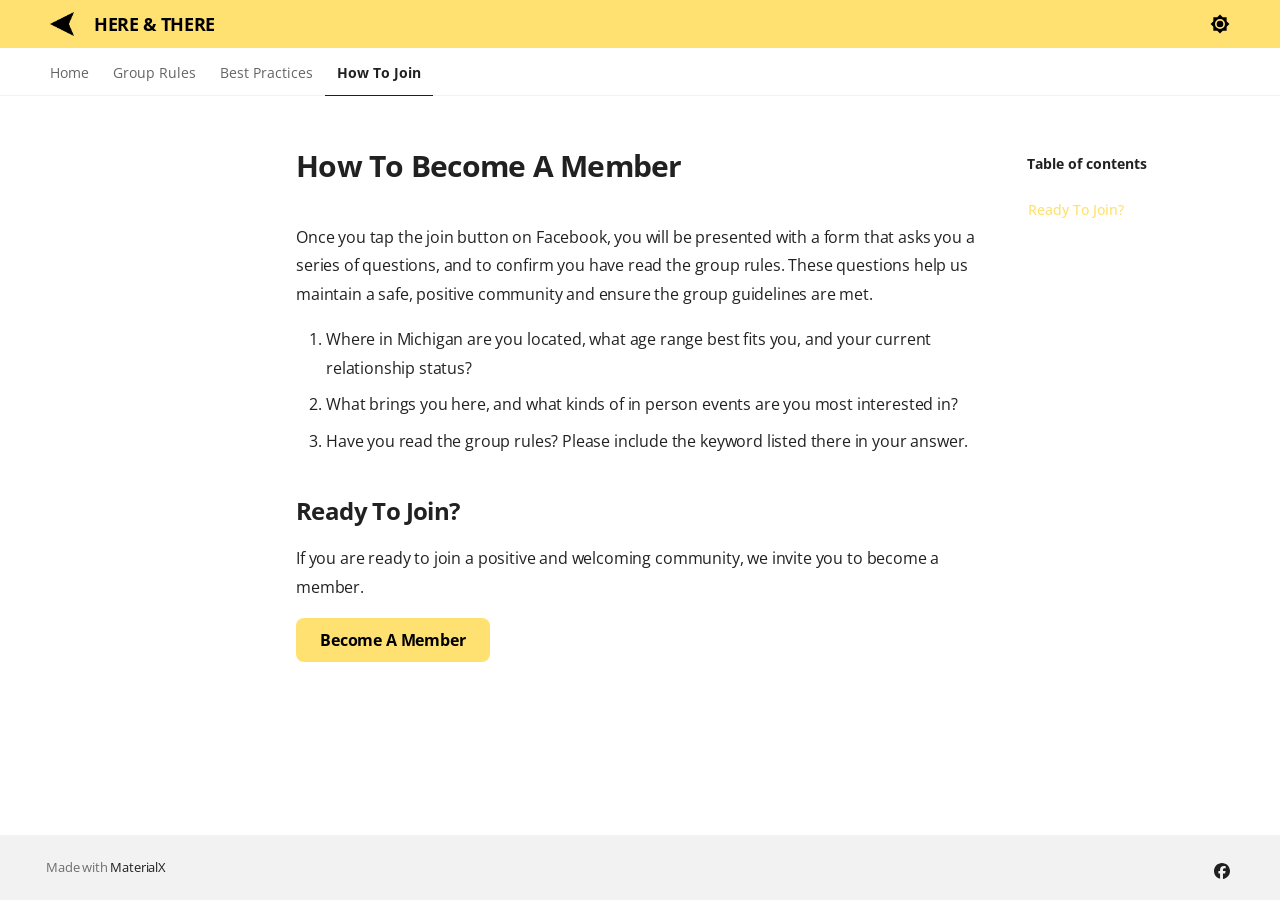
<file: how-to-join/index.html>
<!doctype html>
<html lang="en" class="no-js">
  <head>
    
      <meta charset="utf-8">
      <meta name="viewport" content="width=device-width,initial-scale=1">
      
      
      
        <link rel="canonical" href="https://heretheremi.org/how-to-join/">
      
      
        <link rel="prev" href="../best-practices/">
      
      
      
        
      
      
      <link rel="icon" href="../images/logo.png">
      <meta name="generator" content="mkdocs-1.6.1, mkdocs-materialx-10.1.1">
    
    
      
        <title>How To Join - HERE & THERE</title>
      
    
    
      <link rel="stylesheet" href="../assets/stylesheets/main.b72b68c2.min.css">
      
        
        <link rel="stylesheet" href="../assets/stylesheets/palette.204eaadb.min.css">
      
      


    
    
      
    
    
      
        
        
        <link rel="preconnect" href="https://fonts.gstatic.com" crossorigin>
        <link rel="stylesheet" href="https://fonts.googleapis.com/css?family=Open+Sans:300,300i,400,400i,700,700i%7CRoboto+Mono:400,400i,700,700i&display=fallback">
        <style>:root{--md-text-font:"Open Sans";--md-code-font:"Roboto Mono"}</style>
      
    
    
      <link rel="stylesheet" href="../stylesheets/extra.css">
    
    <script>__md_scope=new URL("..",location),__md_hash=e=>[...e].reduce(((e,_)=>(e<<5)-e+_.charCodeAt(0)),0),__md_get=(e,_=localStorage,t=__md_scope)=>JSON.parse(_.getItem(t.pathname+"."+e)),__md_set=(e,_,t=localStorage,a=__md_scope)=>{try{t.setItem(a.pathname+"."+e,JSON.stringify(_))}catch(e){}}</script>
    
      

    
    
  </head>
  
  
  
  
    
    
      
    
    
    
    
    <body dir="ltr" data-md-color-scheme="default" data-md-color-primary="yellow" data-md-color-accent="indigo" data-mx-topbar="glass">
  
    
    <input class="md-toggle" data-md-toggle="drawer" type="checkbox" id="__drawer" autocomplete="off">
    <input class="md-toggle" data-md-toggle="toc" type="checkbox" id="__toc" autocomplete="off">
    <input class="md-toggle" data-md-toggle="search" type="checkbox" id="__search" autocomplete="off">
    <label class="md-overlay" for="__drawer"></label>
    <label class="md-overlay" for="__toc"></label>
    <div data-md-component="skip">
      
        
        <a href="#how-to-become-a-member" class="md-skip">
          Skip to content
        </a>
      
    </div>
    <div data-md-component="announce">
      
    </div>
    
    
      

<header class="md-header" data-md-component="header">
  <nav class="md-header__inner md-grid" aria-label="Header">
    <a href=".." title="HERE &amp; THERE" class="md-header__button md-logo" aria-label="HERE & THERE" data-md-component="logo">
      
  <img src="../images/logo-black.png" alt="logo">

    </a>
    <label class="md-header__button md-icon" for="__drawer">
      
      <svg xmlns="http://www.w3.org/2000/svg" viewBox="0 0 24 24"><path d="M3 6h18v2H3zm0 5h18v2H3zm0 5h18v2H3z"/></svg>
    </label>
    <div class="md-header__title" data-md-component="header-title">
      <div class="md-header__ellipsis">
        <div class="md-header__topic">
          <span class="md-ellipsis">
            HERE & THERE
          </span>
        </div>
        <div class="md-header__topic" data-md-component="header-topic">
          <span class="md-ellipsis">
            
              How To Join
            
          </span>
        </div>
      </div>
    </div>
    
      
        <form class="md-header__option" data-md-component="palette">
  
    
    
    
    <input class="md-option" data-md-color-media="(prefers-color-scheme: light)" data-md-color-scheme="default" data-md-color-primary="yellow" data-md-color-accent="indigo"  aria-label="Switch to dark mode"  type="radio" name="__palette" id="__palette_0">
    
      <label class="md-header__button md-icon" title="Switch to dark mode" for="__palette_1" hidden>
        <svg xmlns="http://www.w3.org/2000/svg" viewBox="0 0 24 24"><path d="M12 8a4 4 0 0 0-4 4 4 4 0 0 0 4 4 4 4 0 0 0 4-4 4 4 0 0 0-4-4m0 10a6 6 0 0 1-6-6 6 6 0 0 1 6-6 6 6 0 0 1 6 6 6 6 0 0 1-6 6m8-9.31V4h-4.69L12 .69 8.69 4H4v4.69L.69 12 4 15.31V20h4.69L12 23.31 15.31 20H20v-4.69L23.31 12z"/></svg>
      </label>
    
  
    
    
    
    <input class="md-option" data-md-color-media="(prefers-color-scheme: dark)" data-md-color-scheme="slate" data-md-color-primary="yellow" data-md-color-accent="indigo"  aria-label="Switch to system preference"  type="radio" name="__palette" id="__palette_1">
    
      <label class="md-header__button md-icon" title="Switch to system preference" for="__palette_0" hidden>
        <svg xmlns="http://www.w3.org/2000/svg" viewBox="0 0 24 24"><path d="M12 18c-.89 0-1.74-.2-2.5-.55C11.56 16.5 13 14.42 13 12s-1.44-4.5-3.5-5.45C10.26 6.2 11.11 6 12 6a6 6 0 0 1 6 6 6 6 0 0 1-6 6m8-9.31V4h-4.69L12 .69 8.69 4H4v4.69L.69 12 4 15.31V20h4.69L12 23.31 15.31 20H20v-4.69L23.31 12z"/></svg>
      </label>
    
  
</form>
      
    
    
      <script>var palette=__md_get("__palette");if(palette&&palette.color){if("(prefers-color-scheme)"===palette.color.media){var media=matchMedia("(prefers-color-scheme: light)"),input=document.querySelector(media.matches?"[data-md-color-media='(prefers-color-scheme: light)']":"[data-md-color-media='(prefers-color-scheme: dark)']");palette.color.media=input.getAttribute("data-md-color-media"),palette.color.scheme=input.getAttribute("data-md-color-scheme"),palette.color.primary=input.getAttribute("data-md-color-primary"),palette.color.accent=input.getAttribute("data-md-color-accent")}for(var[key,value]of Object.entries(palette.color))document.body.setAttribute("data-md-color-"+key,value)}</script>
    
    
    
    
  </nav>
  
</header>
    
    <div class="md-container" data-md-component="container">
      
      
        
          
            
<nav class="md-tabs" aria-label="Tabs" data-md-component="tabs">
  <div class="md-grid">
    <ul class="md-tabs__list">
      
        
  
  
  
  
    <li class="md-tabs__item">
      <a href=".." class="md-tabs__link">
        
  
  
    
  
  Home

      </a>
    </li>
  

      
        
  
  
  
  
    <li class="md-tabs__item">
      <a href="../rules/" class="md-tabs__link">
        
  
  
    
  
  Group Rules

      </a>
    </li>
  

      
        
  
  
  
  
    <li class="md-tabs__item">
      <a href="../best-practices/" class="md-tabs__link">
        
  
  
    
  
  Best Practices

      </a>
    </li>
  

      
        
  
  
  
    
  
  
    <li class="md-tabs__item md-tabs__item--active">
      <a href="./" class="md-tabs__link">
        
  
  
    
  
  How To Join

      </a>
    </li>
  

      
    </ul>
  </div>
</nav>
          
        
      
      <main class="md-main" data-md-component="main">
        <div class="md-main__inner md-grid">
          
            
              
              <div class="md-sidebar md-sidebar--primary" data-md-component="sidebar" data-md-type="navigation" >
                <div class="md-sidebar__scrollwrap">
                  <div class="md-sidebar__inner">
                    


  


<nav class="md-nav md-nav--primary md-nav--lifted" aria-label="Navigation" data-md-level="0">
  <label class="md-nav__title" for="__drawer">
    <a href=".." title="HERE &amp; THERE" class="md-nav__button md-logo" aria-label="HERE & THERE" data-md-component="logo">
      
  <img src="../images/logo-black.png" alt="logo">

    </a>
    HERE & THERE
  </label>
  
  <ul class="md-nav__list">
    
      
      
  
  
  
  
    <li class="md-nav__item">
      <a href=".." class="md-nav__link">
        
  
  
  <span class="md-ellipsis">
    
  
    Home
  

    
  </span>
  
  

      </a>
    </li>
  

    
      
      
  
  
  
  
    <li class="md-nav__item">
      <a href="../rules/" class="md-nav__link">
        
  
  
  <span class="md-ellipsis">
    
  
    Group Rules
  

    
  </span>
  
  

      </a>
    </li>
  

    
      
      
  
  
  
  
    <li class="md-nav__item">
      <a href="../best-practices/" class="md-nav__link">
        
  
  
  <span class="md-ellipsis">
    
  
    Best Practices
  

    
  </span>
  
  

      </a>
    </li>
  

    
      
      
  
  
    
  
  
  
    <li class="md-nav__item md-nav__item--active">
      
      <input class="md-nav__toggle md-toggle" type="checkbox" id="__toc">
      
      
        
      
      
        <label class="md-nav__link md-nav__link--active" for="__toc">
          
  
  
  <span class="md-ellipsis">
    
  
    How To Join
  

    
  </span>
  
  

          <span class="md-nav__icon md-icon"></span>
        </label>
      
      <a href="./" class="md-nav__link md-nav__link--active">
        
  
  
  <span class="md-ellipsis">
    
  
    How To Join
  

    
  </span>
  
  

      </a>
      
        

<nav class="md-nav md-nav--secondary" aria-label="Table of contents">
  
  
  
    
  
  
    <label class="md-nav__title" for="__toc">
      <span class="md-nav__icon md-icon"></span>
      Table of contents
    </label>
    <ul class="md-nav__list" data-md-component="toc">
      
        <li class="md-nav__item">
  <a href="#ready-to-join" class="md-nav__link">
    <span class="md-ellipsis">
      
        Ready To Join?
      
    </span>
  </a>
  
</li>
      
    </ul>
  
</nav>
      
    </li>
  

    
  </ul>
</nav>
                  </div>
                </div>
              </div>
            
            
              
              <div class="md-sidebar md-sidebar--secondary" data-md-component="sidebar" data-md-type="toc" >
                <div class="md-sidebar__scrollwrap">
                  <div class="md-sidebar__inner">
                    

<nav class="md-nav md-nav--secondary" aria-label="Table of contents">
  
  
  
    
  
  
    <label class="md-nav__title" for="__toc">
      <span class="md-nav__icon md-icon"></span>
      Table of contents
    </label>
    <ul class="md-nav__list" data-md-component="toc">
      
        <li class="md-nav__item">
  <a href="#ready-to-join" class="md-nav__link">
    <span class="md-ellipsis">
      
        Ready To Join?
      
    </span>
  </a>
  
</li>
      
    </ul>
  
</nav>
                  </div>
                </div>
              </div>
            
          
          
            <div class="md-content" data-md-component="content">
              
              <article class="md-content__inner md-typeset">
                
                  

<h1 id="how-to-become-a-member">How To Become A Member<a class="headerlink" href="#how-to-become-a-member" title="Permanent link">🔗</a></h1>
<p>Once you tap the join button on Facebook, you will be presented with a form that asks you a series of questions, and to confirm you have read the group rules. These questions help us maintain a safe, positive community and ensure the group guidelines are met.</p>
<ol>
<li>Where in Michigan are you located, what age range best fits you, and your current relationship status?</li>
<li>What brings you here, and what kinds of in person events are you most interested in?</li>
<li>Have you read the group rules? Please include the keyword listed there in your answer.</li>
</ol>
<h2 id="ready-to-join">Ready To Join?<a class="headerlink" href="#ready-to-join" title="Permanent link">🔗</a></h2>
<p>If you are ready to join a positive and welcoming community, we invite you to become a member.</p>
<p><a class="md-button md-button--primary" href="https://go.heretheremi.org/fb">Become A Member</a></p>







                
              </article>
            </div>
          
          
<script>var target=document.getElementById(location.hash.slice(1));target&&target.name&&(target.checked=target.name.startsWith("__tabbed_"))</script>
        </div>
          <div class="md-top" data-md-component="top" hidden>
  <div class="md-top__center">
    <button type="button" class="md-top__button md-top__button--main" data-md-action="top">
      
      <svg xmlns="http://www.w3.org/2000/svg" viewBox="0 0 24 24"><path d="M13 20h-2V8l-5.5 5.5-1.42-1.42L12 4.16l7.92 7.92-1.42 1.42L13 8z"/></svg>
      <span>Back to top</span>
    </button>
    
      
      
      <label class="md-top__button md-top__side md-top__side--nav" for="__drawer" >
        <svg xmlns="http://www.w3.org/2000/svg" viewBox="0 0 24 24"><path d="M20 4H4a2 2 0 0 0-2 2v12a2 2 0 0 0 2 2h16a2 2 0 0 0 2-2V6a2 2 0 0 0-2-2m0 14H9V6h11Z"/></svg>
      </label>
    
    
      
      
      <label class="md-top__button md-top__side md-top__side--toc" for="__toc" >
        <svg xmlns="http://www.w3.org/2000/svg" viewBox="0 0 24 24"><path d="M20 4H4a2 2 0 0 0-2 2v12a2 2 0 0 0 2 2h16a2 2 0 0 0 2-2V6a2 2 0 0 0-2-2m-5 14H4V6h11Z"/></svg>
      </label>
    
  </div>
</div>
      </main>
      
        <footer class="md-footer">
  
  <div class="md-footer-meta md-typeset">
    <div class="md-footer-meta__inner md-grid">
      <div class="md-copyright">
  
  
    Made with
    <a href="https://jaywhj.github.io/mkdocs-materialx/" target="_blank" rel="noopener">
      MaterialX
    </a>
  
</div>
      
        
<div class="md-social">
  
    
    
    
    
      
      
    
    <a href="https://go.heretheremi.org/fb" target="_blank" rel="noopener" title="go.heretheremi.org" class="md-social__link">
      <svg xmlns="http://www.w3.org/2000/svg" viewBox="0 0 512 512"><!--! Font Awesome Free 7.1.0 by @fontawesome - https://fontawesome.com License - https://fontawesome.com/license/free (Icons: CC BY 4.0, Fonts: SIL OFL 1.1, Code: MIT License) Copyright 2025 Fonticons, Inc.--><path d="M512 256C512 114.6 397.4 0 256 0S0 114.6 0 256c0 120 82.7 220.8 194.2 248.5V334.2h-52.8V256h52.8v-33.7c0-87.1 39.4-127.5 125-127.5 16.2 0 44.2 3.2 55.7 6.4V172c-6-.6-16.5-1-29.6-1-42 0-58.2 15.9-58.2 57.2V256h83.6l-14.4 78.2H287v175.9C413.8 494.8 512 386.9 512 256"/></svg>
    </a>
  
</div>
      
    </div>
  </div>
</footer>
      
    </div>
    <div class="md-dialog" data-md-component="dialog">
      <div class="md-dialog__inner md-typeset"></div>
    </div>
    
    
    
      
      
      <script id="__config" type="application/json">{"annotate": null, "base": "..", "features": ["navigation.tabs", "header.autohide"], "search": "../assets/javascripts/workers/search.7a47a382.min.js", "tags": null, "translations": {"clipboard.copied": "Copied to clipboard", "clipboard.copy": "Copy to clipboard", "search.result.more.one": "1 more on this page", "search.result.more.other": "# more on this page", "search.result.none": "No matching documents", "search.result.one": "1 matching document", "search.result.other": "# matching documents", "search.result.placeholder": "Type to start searching", "search.result.term.missing": "Missing", "select.version": "Select version"}, "version": null}</script>
    
    
      <script src="../assets/javascripts/bundle.e3ad5d0a.min.js"></script>
      
    
  </body>
</html>
</file>
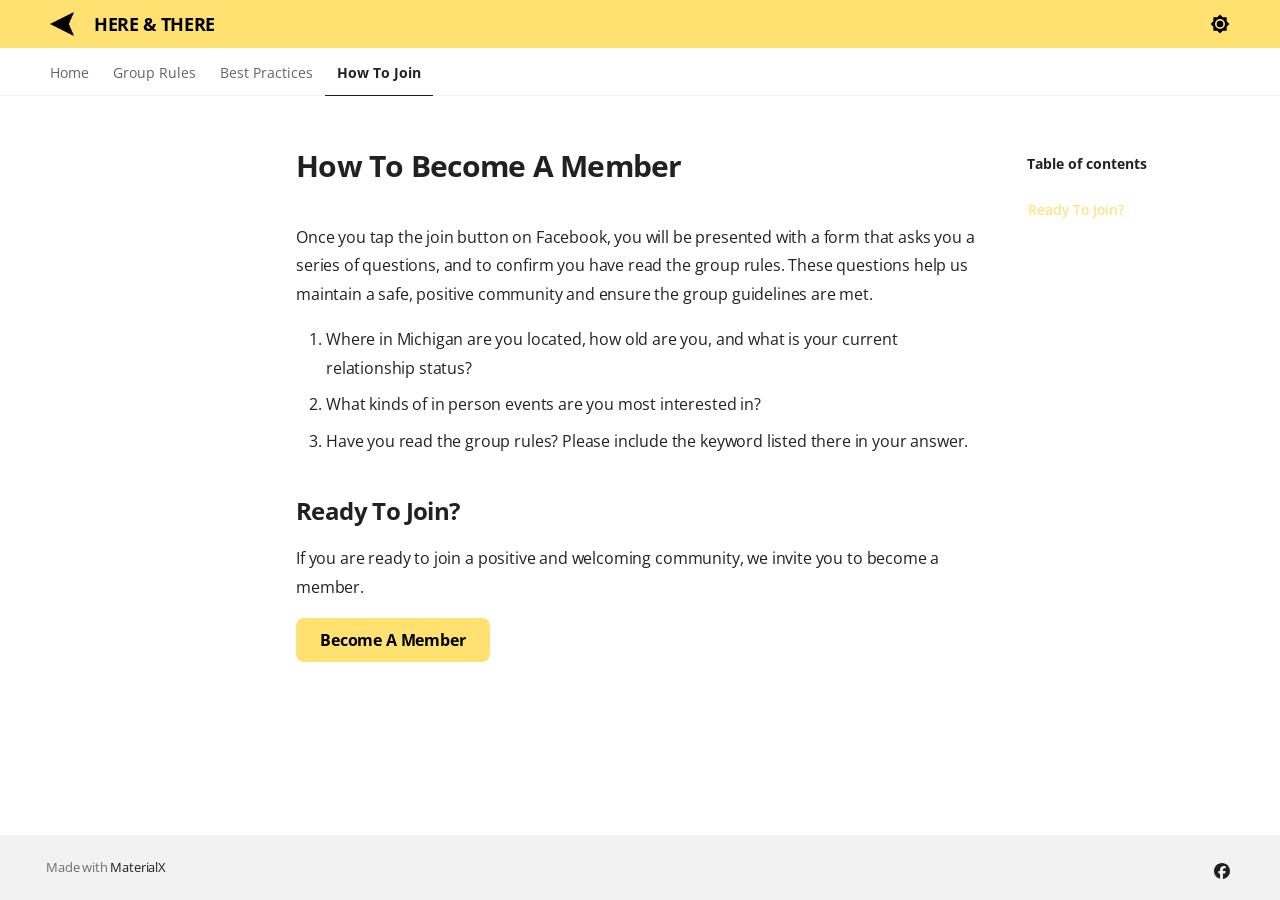
<file: join/index.html>
<!doctype html>
<html lang="en" class="no-js">
  <head>
    
      <meta charset="utf-8">
      <meta name="viewport" content="width=device-width,initial-scale=1">
      
      
      
        <link rel="canonical" href="https://heretheremi.org/join/">
      
      
        <link rel="prev" href="../best-practices/">
      
      
      
        
      
      
      <link rel="icon" href="../images/logo.png">
      <meta name="generator" content="mkdocs-1.6.1, mkdocs-materialx-10.1.1">
    
    
      
        <title>How To Join - HERE & THERE</title>
      
    
    
      <link rel="stylesheet" href="../assets/stylesheets/main.b72b68c2.min.css">
      
        
        <link rel="stylesheet" href="../assets/stylesheets/palette.204eaadb.min.css">
      
      


    
    
      
    
    
      
        
        
        <link rel="preconnect" href="https://fonts.gstatic.com" crossorigin>
        <link rel="stylesheet" href="https://fonts.googleapis.com/css?family=Open+Sans:300,300i,400,400i,700,700i%7CRoboto+Mono:400,400i,700,700i&display=fallback">
        <style>:root{--md-text-font:"Open Sans";--md-code-font:"Roboto Mono"}</style>
      
    
    
      <link rel="stylesheet" href="../stylesheets/extra.css">
    
    <script>__md_scope=new URL("..",location),__md_hash=e=>[...e].reduce(((e,_)=>(e<<5)-e+_.charCodeAt(0)),0),__md_get=(e,_=localStorage,t=__md_scope)=>JSON.parse(_.getItem(t.pathname+"."+e)),__md_set=(e,_,t=localStorage,a=__md_scope)=>{try{t.setItem(a.pathname+"."+e,JSON.stringify(_))}catch(e){}}</script>
    
      

    
    
  </head>
  
  
  
  
    
    
      
    
    
    
    
    <body dir="ltr" data-md-color-scheme="default" data-md-color-primary="yellow" data-md-color-accent="indigo" data-mx-topbar="glass">
  
    
    <input class="md-toggle" data-md-toggle="drawer" type="checkbox" id="__drawer" autocomplete="off">
    <input class="md-toggle" data-md-toggle="toc" type="checkbox" id="__toc" autocomplete="off">
    <input class="md-toggle" data-md-toggle="search" type="checkbox" id="__search" autocomplete="off">
    <label class="md-overlay" for="__drawer"></label>
    <label class="md-overlay" for="__toc"></label>
    <div data-md-component="skip">
      
        
        <a href="#how-to-become-a-member" class="md-skip">
          Skip to content
        </a>
      
    </div>
    <div data-md-component="announce">
      
    </div>
    
    
      

<header class="md-header" data-md-component="header">
  <nav class="md-header__inner md-grid" aria-label="Header">
    <a href=".." title="HERE &amp; THERE" class="md-header__button md-logo" aria-label="HERE & THERE" data-md-component="logo">
      
  <img src="../images/logo-black.png" alt="logo">

    </a>
    <label class="md-header__button md-icon" for="__drawer">
      
      <svg xmlns="http://www.w3.org/2000/svg" viewBox="0 0 24 24"><path d="M3 6h18v2H3zm0 5h18v2H3zm0 5h18v2H3z"/></svg>
    </label>
    <div class="md-header__title" data-md-component="header-title">
      <div class="md-header__ellipsis">
        <div class="md-header__topic">
          <span class="md-ellipsis">
            HERE & THERE
          </span>
        </div>
        <div class="md-header__topic" data-md-component="header-topic">
          <span class="md-ellipsis">
            
              How To Join
            
          </span>
        </div>
      </div>
    </div>
    
      
        <form class="md-header__option" data-md-component="palette">
  
    
    
    
    <input class="md-option" data-md-color-media="(prefers-color-scheme: light)" data-md-color-scheme="default" data-md-color-primary="yellow" data-md-color-accent="indigo"  aria-label="Switch to dark mode"  type="radio" name="__palette" id="__palette_0">
    
      <label class="md-header__button md-icon" title="Switch to dark mode" for="__palette_1" hidden>
        <svg xmlns="http://www.w3.org/2000/svg" viewBox="0 0 24 24"><path d="M12 8a4 4 0 0 0-4 4 4 4 0 0 0 4 4 4 4 0 0 0 4-4 4 4 0 0 0-4-4m0 10a6 6 0 0 1-6-6 6 6 0 0 1 6-6 6 6 0 0 1 6 6 6 6 0 0 1-6 6m8-9.31V4h-4.69L12 .69 8.69 4H4v4.69L.69 12 4 15.31V20h4.69L12 23.31 15.31 20H20v-4.69L23.31 12z"/></svg>
      </label>
    
  
    
    
    
    <input class="md-option" data-md-color-media="(prefers-color-scheme: dark)" data-md-color-scheme="slate" data-md-color-primary="yellow" data-md-color-accent="indigo"  aria-label="Switch to system preference"  type="radio" name="__palette" id="__palette_1">
    
      <label class="md-header__button md-icon" title="Switch to system preference" for="__palette_0" hidden>
        <svg xmlns="http://www.w3.org/2000/svg" viewBox="0 0 24 24"><path d="M12 18c-.89 0-1.74-.2-2.5-.55C11.56 16.5 13 14.42 13 12s-1.44-4.5-3.5-5.45C10.26 6.2 11.11 6 12 6a6 6 0 0 1 6 6 6 6 0 0 1-6 6m8-9.31V4h-4.69L12 .69 8.69 4H4v4.69L.69 12 4 15.31V20h4.69L12 23.31 15.31 20H20v-4.69L23.31 12z"/></svg>
      </label>
    
  
</form>
      
    
    
      <script>var palette=__md_get("__palette");if(palette&&palette.color){if("(prefers-color-scheme)"===palette.color.media){var media=matchMedia("(prefers-color-scheme: light)"),input=document.querySelector(media.matches?"[data-md-color-media='(prefers-color-scheme: light)']":"[data-md-color-media='(prefers-color-scheme: dark)']");palette.color.media=input.getAttribute("data-md-color-media"),palette.color.scheme=input.getAttribute("data-md-color-scheme"),palette.color.primary=input.getAttribute("data-md-color-primary"),palette.color.accent=input.getAttribute("data-md-color-accent")}for(var[key,value]of Object.entries(palette.color))document.body.setAttribute("data-md-color-"+key,value)}</script>
    
    
    
    
  </nav>
  
</header>
    
    <div class="md-container" data-md-component="container">
      
      
        
          
            
<nav class="md-tabs" aria-label="Tabs" data-md-component="tabs">
  <div class="md-grid">
    <ul class="md-tabs__list">
      
        
  
  
  
  
    <li class="md-tabs__item">
      <a href=".." class="md-tabs__link">
        
  
  
    
  
  Home

      </a>
    </li>
  

      
        
  
  
  
  
    <li class="md-tabs__item">
      <a href="../rules/" class="md-tabs__link">
        
  
  
    
  
  Group Rules

      </a>
    </li>
  

      
        
  
  
  
  
    <li class="md-tabs__item">
      <a href="../best-practices/" class="md-tabs__link">
        
  
  
    
  
  Best Practices

      </a>
    </li>
  

      
        
  
  
  
    
  
  
    <li class="md-tabs__item md-tabs__item--active">
      <a href="./" class="md-tabs__link">
        
  
  
    
  
  How To Join

      </a>
    </li>
  

      
    </ul>
  </div>
</nav>
          
        
      
      <main class="md-main" data-md-component="main">
        <div class="md-main__inner md-grid">
          
            
              
              <div class="md-sidebar md-sidebar--primary" data-md-component="sidebar" data-md-type="navigation" >
                <div class="md-sidebar__scrollwrap">
                  <div class="md-sidebar__inner">
                    


  


<nav class="md-nav md-nav--primary md-nav--lifted" aria-label="Navigation" data-md-level="0">
  <label class="md-nav__title" for="__drawer">
    <a href=".." title="HERE &amp; THERE" class="md-nav__button md-logo" aria-label="HERE & THERE" data-md-component="logo">
      
  <img src="../images/logo-black.png" alt="logo">

    </a>
    HERE & THERE
  </label>
  
  <ul class="md-nav__list">
    
      
      
  
  
  
  
    <li class="md-nav__item">
      <a href=".." class="md-nav__link">
        
  
  
  <span class="md-ellipsis">
    
  
    Home
  

    
  </span>
  
  

      </a>
    </li>
  

    
      
      
  
  
  
  
    <li class="md-nav__item">
      <a href="../rules/" class="md-nav__link">
        
  
  
  <span class="md-ellipsis">
    
  
    Group Rules
  

    
  </span>
  
  

      </a>
    </li>
  

    
      
      
  
  
  
  
    <li class="md-nav__item">
      <a href="../best-practices/" class="md-nav__link">
        
  
  
  <span class="md-ellipsis">
    
  
    Best Practices
  

    
  </span>
  
  

      </a>
    </li>
  

    
      
      
  
  
    
  
  
  
    <li class="md-nav__item md-nav__item--active">
      
      <input class="md-nav__toggle md-toggle" type="checkbox" id="__toc">
      
      
        
      
      
        <label class="md-nav__link md-nav__link--active" for="__toc">
          
  
  
  <span class="md-ellipsis">
    
  
    How To Join
  

    
  </span>
  
  

          <span class="md-nav__icon md-icon"></span>
        </label>
      
      <a href="./" class="md-nav__link md-nav__link--active">
        
  
  
  <span class="md-ellipsis">
    
  
    How To Join
  

    
  </span>
  
  

      </a>
      
        

<nav class="md-nav md-nav--secondary" aria-label="Table of contents">
  
  
  
    
  
  
    <label class="md-nav__title" for="__toc">
      <span class="md-nav__icon md-icon"></span>
      Table of contents
    </label>
    <ul class="md-nav__list" data-md-component="toc">
      
        <li class="md-nav__item">
  <a href="#ready-to-join" class="md-nav__link">
    <span class="md-ellipsis">
      
        Ready To Join?
      
    </span>
  </a>
  
</li>
      
    </ul>
  
</nav>
      
    </li>
  

    
  </ul>
</nav>
                  </div>
                </div>
              </div>
            
            
              
              <div class="md-sidebar md-sidebar--secondary" data-md-component="sidebar" data-md-type="toc" >
                <div class="md-sidebar__scrollwrap">
                  <div class="md-sidebar__inner">
                    

<nav class="md-nav md-nav--secondary" aria-label="Table of contents">
  
  
  
    
  
  
    <label class="md-nav__title" for="__toc">
      <span class="md-nav__icon md-icon"></span>
      Table of contents
    </label>
    <ul class="md-nav__list" data-md-component="toc">
      
        <li class="md-nav__item">
  <a href="#ready-to-join" class="md-nav__link">
    <span class="md-ellipsis">
      
        Ready To Join?
      
    </span>
  </a>
  
</li>
      
    </ul>
  
</nav>
                  </div>
                </div>
              </div>
            
          
          
            <div class="md-content" data-md-component="content">
              
              <article class="md-content__inner md-typeset">
                
                  

<h1 id="how-to-become-a-member">How To Become A Member<a class="headerlink" href="#how-to-become-a-member" title="Permanent link">🔗</a></h1>
<p>Once you tap the join button on Facebook, you will be presented with a form that asks you a series of questions, and to confirm you have read the group rules. These questions help us maintain a safe, positive community and ensure the group guidelines are met.</p>
<ol>
<li>Where in Michigan are you located, how old are you, and what is your current relationship status?</li>
<li>What kinds of in person events are you most interested in?</li>
<li>Have you read the group rules? Please include the keyword listed there in your answer.</li>
</ol>
<h2 id="ready-to-join">Ready To Join?<a class="headerlink" href="#ready-to-join" title="Permanent link">🔗</a></h2>
<p>If you are ready to join a positive and welcoming community, we invite you to become a member.</p>
<p><a class="md-button md-button--primary" href="https://go.heretheremi.org/join-site">Become A Member</a></p>







                
              </article>
            </div>
          
          
<script>var target=document.getElementById(location.hash.slice(1));target&&target.name&&(target.checked=target.name.startsWith("__tabbed_"))</script>
        </div>
          <div class="md-top" data-md-component="top" hidden>
  <div class="md-top__center">
    <button type="button" class="md-top__button md-top__button--main" data-md-action="top">
      
      <svg xmlns="http://www.w3.org/2000/svg" viewBox="0 0 24 24"><path d="M13 20h-2V8l-5.5 5.5-1.42-1.42L12 4.16l7.92 7.92-1.42 1.42L13 8z"/></svg>
      <span>Back to top</span>
    </button>
    
      
      
      <label class="md-top__button md-top__side md-top__side--nav" for="__drawer" >
        <svg xmlns="http://www.w3.org/2000/svg" viewBox="0 0 24 24"><path d="M20 4H4a2 2 0 0 0-2 2v12a2 2 0 0 0 2 2h16a2 2 0 0 0 2-2V6a2 2 0 0 0-2-2m0 14H9V6h11Z"/></svg>
      </label>
    
    
      
      
      <label class="md-top__button md-top__side md-top__side--toc" for="__toc" >
        <svg xmlns="http://www.w3.org/2000/svg" viewBox="0 0 24 24"><path d="M20 4H4a2 2 0 0 0-2 2v12a2 2 0 0 0 2 2h16a2 2 0 0 0 2-2V6a2 2 0 0 0-2-2m-5 14H4V6h11Z"/></svg>
      </label>
    
  </div>
</div>
      </main>
      
        <footer class="md-footer">
  
  <div class="md-footer-meta md-typeset">
    <div class="md-footer-meta__inner md-grid">
      <div class="md-copyright">
  
  
    Made with
    <a href="https://jaywhj.github.io/mkdocs-materialx/" target="_blank" rel="noopener">
      MaterialX
    </a>
  
</div>
      
        
<div class="md-social">
  
    
    
    
    
      
      
    
    <a href="https://go.heretheremi.org/fb" target="_blank" rel="noopener" title="go.heretheremi.org" class="md-social__link">
      <svg xmlns="http://www.w3.org/2000/svg" viewBox="0 0 512 512"><!--! Font Awesome Free 7.1.0 by @fontawesome - https://fontawesome.com License - https://fontawesome.com/license/free (Icons: CC BY 4.0, Fonts: SIL OFL 1.1, Code: MIT License) Copyright 2025 Fonticons, Inc.--><path d="M512 256C512 114.6 397.4 0 256 0S0 114.6 0 256c0 120 82.7 220.8 194.2 248.5V334.2h-52.8V256h52.8v-33.7c0-87.1 39.4-127.5 125-127.5 16.2 0 44.2 3.2 55.7 6.4V172c-6-.6-16.5-1-29.6-1-42 0-58.2 15.9-58.2 57.2V256h83.6l-14.4 78.2H287v175.9C413.8 494.8 512 386.9 512 256"/></svg>
    </a>
  
</div>
      
    </div>
  </div>
</footer>
      
    </div>
    <div class="md-dialog" data-md-component="dialog">
      <div class="md-dialog__inner md-typeset"></div>
    </div>
    
    
    
      
      
      <script id="__config" type="application/json">{"annotate": null, "base": "..", "features": ["navigation.tabs", "header.autohide"], "search": "../assets/javascripts/workers/search.7a47a382.min.js", "tags": null, "translations": {"clipboard.copied": "Copied to clipboard", "clipboard.copy": "Copy to clipboard", "search.result.more.one": "1 more on this page", "search.result.more.other": "# more on this page", "search.result.none": "No matching documents", "search.result.one": "1 matching document", "search.result.other": "# matching documents", "search.result.placeholder": "Type to start searching", "search.result.term.missing": "Missing", "select.version": "Select version"}, "version": null}</script>
    
    
      <script src="../assets/javascripts/bundle.e3ad5d0a.min.js"></script>
      
    
  </body>
</html>
</file>
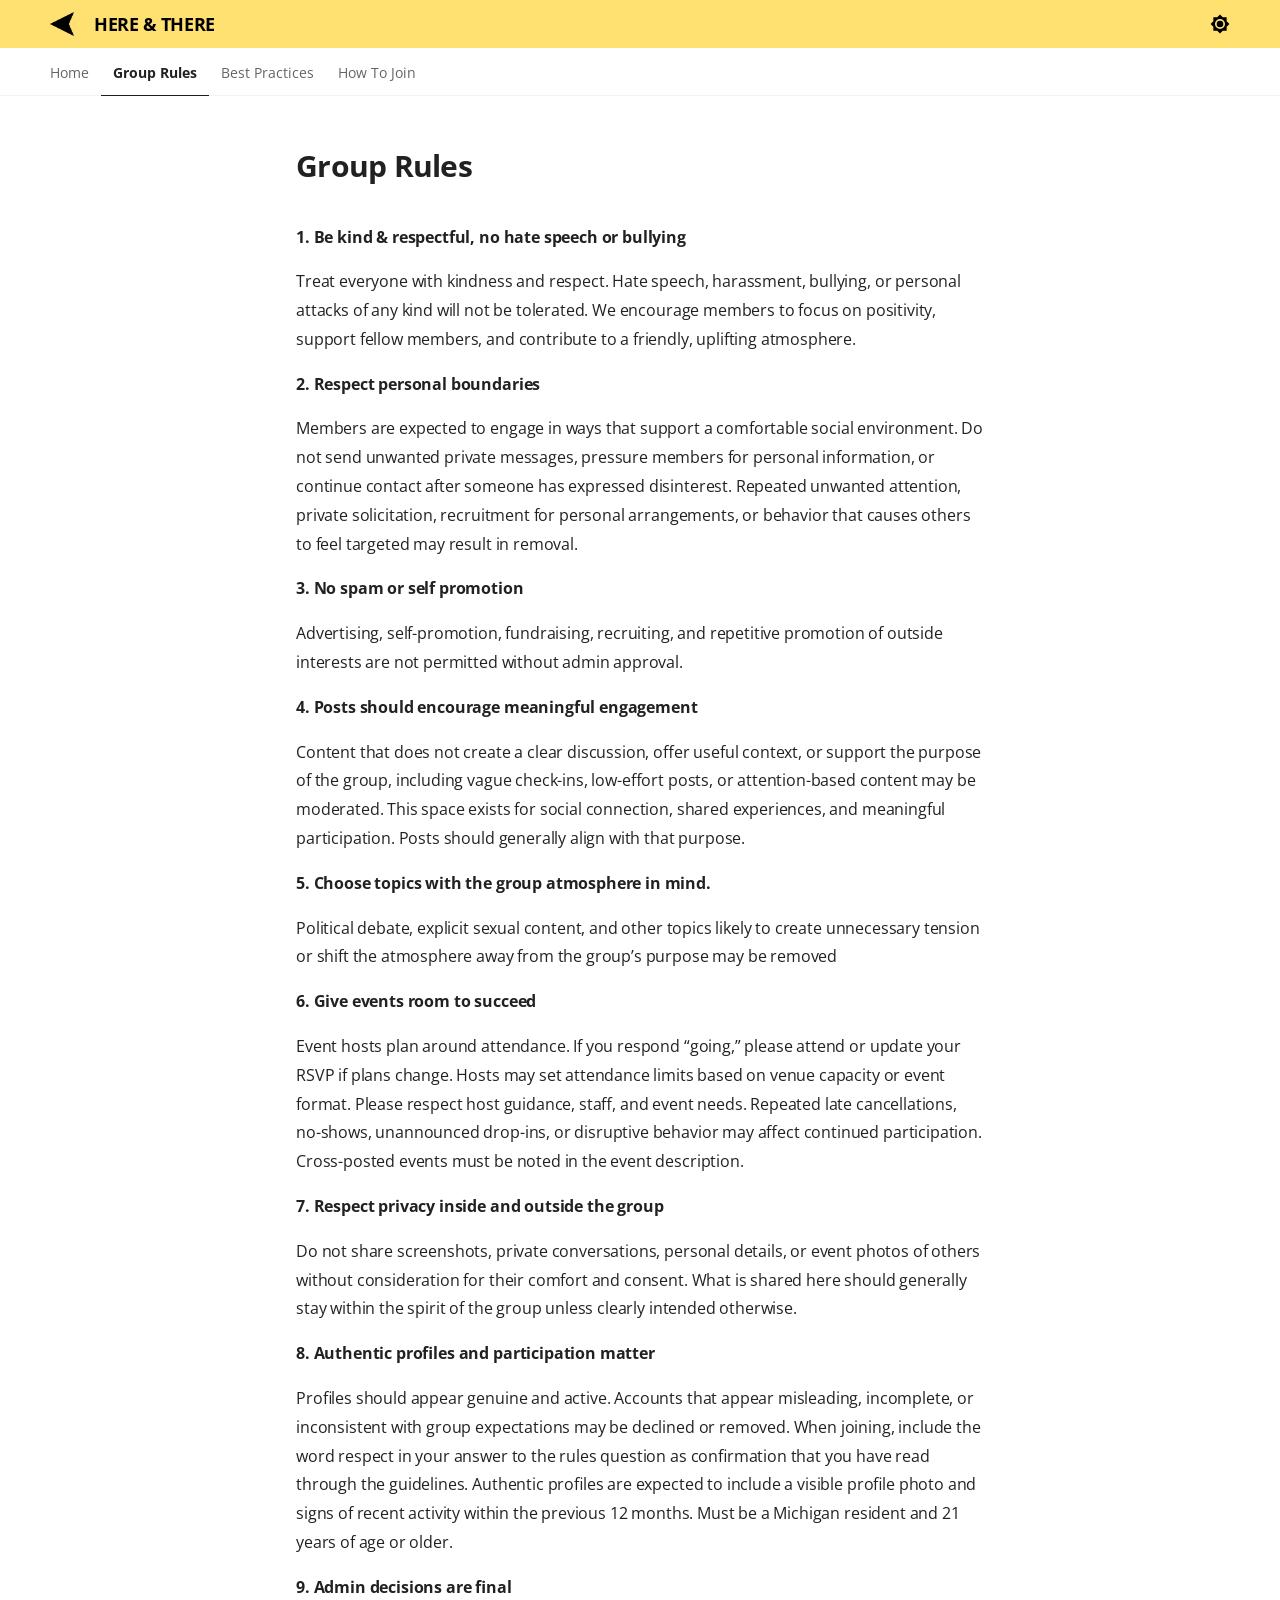
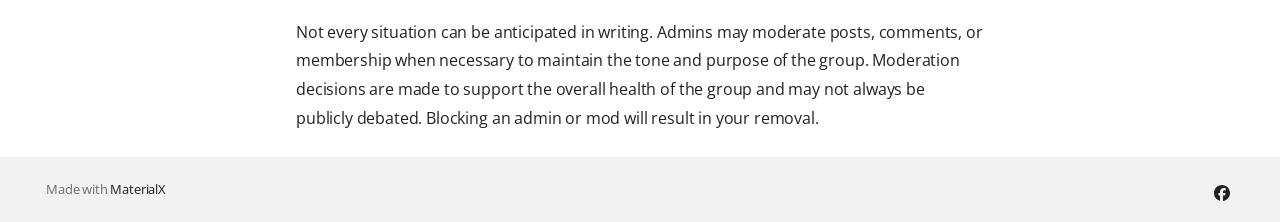
<file: rules/index.html>
<!doctype html>
<html lang="en" class="no-js">
  <head>
    
      <meta charset="utf-8">
      <meta name="viewport" content="width=device-width,initial-scale=1">
      
      
      
        <link rel="canonical" href="https://heretheremi.org/rules/">
      
      
        <link rel="prev" href="..">
      
      
        <link rel="next" href="../best-practices/">
      
      
        
      
      
      <link rel="icon" href="../images/logo.png">
      <meta name="generator" content="mkdocs-1.6.1, mkdocs-materialx-10.1.1">
    
    
      
        <title>Group Rules - HERE & THERE</title>
      
    
    
      <link rel="stylesheet" href="../assets/stylesheets/main.b72b68c2.min.css">
      
        
        <link rel="stylesheet" href="../assets/stylesheets/palette.204eaadb.min.css">
      
      


    
    
      
    
    
      
        
        
        <link rel="preconnect" href="https://fonts.gstatic.com" crossorigin>
        <link rel="stylesheet" href="https://fonts.googleapis.com/css?family=Open+Sans:300,300i,400,400i,700,700i%7CRoboto+Mono:400,400i,700,700i&display=fallback">
        <style>:root{--md-text-font:"Open Sans";--md-code-font:"Roboto Mono"}</style>
      
    
    
      <link rel="stylesheet" href="../stylesheets/extra.css">
    
    <script>__md_scope=new URL("..",location),__md_hash=e=>[...e].reduce(((e,_)=>(e<<5)-e+_.charCodeAt(0)),0),__md_get=(e,_=localStorage,t=__md_scope)=>JSON.parse(_.getItem(t.pathname+"."+e)),__md_set=(e,_,t=localStorage,a=__md_scope)=>{try{t.setItem(a.pathname+"."+e,JSON.stringify(_))}catch(e){}}</script>
    
      

    
    
  </head>
  
  
  
  
    
    
      
    
    
    
    
    <body dir="ltr" data-md-color-scheme="default" data-md-color-primary="yellow" data-md-color-accent="indigo" data-mx-topbar="glass">
  
    
    <input class="md-toggle" data-md-toggle="drawer" type="checkbox" id="__drawer" autocomplete="off">
    <input class="md-toggle" data-md-toggle="toc" type="checkbox" id="__toc" autocomplete="off">
    <input class="md-toggle" data-md-toggle="search" type="checkbox" id="__search" autocomplete="off">
    <label class="md-overlay" for="__drawer"></label>
    <label class="md-overlay" for="__toc"></label>
    <div data-md-component="skip">
      
        
        <a href="#group-rules" class="md-skip">
          Skip to content
        </a>
      
    </div>
    <div data-md-component="announce">
      
    </div>
    
    
      

<header class="md-header" data-md-component="header">
  <nav class="md-header__inner md-grid" aria-label="Header">
    <a href=".." title="HERE &amp; THERE" class="md-header__button md-logo" aria-label="HERE & THERE" data-md-component="logo">
      
  <img src="../images/logo-black.png" alt="logo">

    </a>
    <label class="md-header__button md-icon" for="__drawer">
      
      <svg xmlns="http://www.w3.org/2000/svg" viewBox="0 0 24 24"><path d="M3 6h18v2H3zm0 5h18v2H3zm0 5h18v2H3z"/></svg>
    </label>
    <div class="md-header__title" data-md-component="header-title">
      <div class="md-header__ellipsis">
        <div class="md-header__topic">
          <span class="md-ellipsis">
            HERE & THERE
          </span>
        </div>
        <div class="md-header__topic" data-md-component="header-topic">
          <span class="md-ellipsis">
            
              Group Rules
            
          </span>
        </div>
      </div>
    </div>
    
      
        <form class="md-header__option" data-md-component="palette">
  
    
    
    
    <input class="md-option" data-md-color-media="(prefers-color-scheme: light)" data-md-color-scheme="default" data-md-color-primary="yellow" data-md-color-accent="indigo"  aria-label="Switch to dark mode"  type="radio" name="__palette" id="__palette_0">
    
      <label class="md-header__button md-icon" title="Switch to dark mode" for="__palette_1" hidden>
        <svg xmlns="http://www.w3.org/2000/svg" viewBox="0 0 24 24"><path d="M12 8a4 4 0 0 0-4 4 4 4 0 0 0 4 4 4 4 0 0 0 4-4 4 4 0 0 0-4-4m0 10a6 6 0 0 1-6-6 6 6 0 0 1 6-6 6 6 0 0 1 6 6 6 6 0 0 1-6 6m8-9.31V4h-4.69L12 .69 8.69 4H4v4.69L.69 12 4 15.31V20h4.69L12 23.31 15.31 20H20v-4.69L23.31 12z"/></svg>
      </label>
    
  
    
    
    
    <input class="md-option" data-md-color-media="(prefers-color-scheme: dark)" data-md-color-scheme="slate" data-md-color-primary="yellow" data-md-color-accent="indigo"  aria-label="Switch to system preference"  type="radio" name="__palette" id="__palette_1">
    
      <label class="md-header__button md-icon" title="Switch to system preference" for="__palette_0" hidden>
        <svg xmlns="http://www.w3.org/2000/svg" viewBox="0 0 24 24"><path d="M12 18c-.89 0-1.74-.2-2.5-.55C11.56 16.5 13 14.42 13 12s-1.44-4.5-3.5-5.45C10.26 6.2 11.11 6 12 6a6 6 0 0 1 6 6 6 6 0 0 1-6 6m8-9.31V4h-4.69L12 .69 8.69 4H4v4.69L.69 12 4 15.31V20h4.69L12 23.31 15.31 20H20v-4.69L23.31 12z"/></svg>
      </label>
    
  
</form>
      
    
    
      <script>var palette=__md_get("__palette");if(palette&&palette.color){if("(prefers-color-scheme)"===palette.color.media){var media=matchMedia("(prefers-color-scheme: light)"),input=document.querySelector(media.matches?"[data-md-color-media='(prefers-color-scheme: light)']":"[data-md-color-media='(prefers-color-scheme: dark)']");palette.color.media=input.getAttribute("data-md-color-media"),palette.color.scheme=input.getAttribute("data-md-color-scheme"),palette.color.primary=input.getAttribute("data-md-color-primary"),palette.color.accent=input.getAttribute("data-md-color-accent")}for(var[key,value]of Object.entries(palette.color))document.body.setAttribute("data-md-color-"+key,value)}</script>
    
    
    
    
  </nav>
  
</header>
    
    <div class="md-container" data-md-component="container">
      
      
        
          
            
<nav class="md-tabs" aria-label="Tabs" data-md-component="tabs">
  <div class="md-grid">
    <ul class="md-tabs__list">
      
        
  
  
  
  
    <li class="md-tabs__item">
      <a href=".." class="md-tabs__link">
        
  
  
    
  
  Home

      </a>
    </li>
  

      
        
  
  
  
    
  
  
    <li class="md-tabs__item md-tabs__item--active">
      <a href="./" class="md-tabs__link">
        
  
  
    
  
  Group Rules

      </a>
    </li>
  

      
        
  
  
  
  
    <li class="md-tabs__item">
      <a href="../best-practices/" class="md-tabs__link">
        
  
  
    
  
  Best Practices

      </a>
    </li>
  

      
        
  
  
  
  
    <li class="md-tabs__item">
      <a href="../join/" class="md-tabs__link">
        
  
  
    
  
  How To Join

      </a>
    </li>
  

      
    </ul>
  </div>
</nav>
          
        
      
      <main class="md-main" data-md-component="main">
        <div class="md-main__inner md-grid">
          
            
              
              <div class="md-sidebar md-sidebar--primary" data-md-component="sidebar" data-md-type="navigation" >
                <div class="md-sidebar__scrollwrap">
                  <div class="md-sidebar__inner">
                    


  


<nav class="md-nav md-nav--primary md-nav--lifted" aria-label="Navigation" data-md-level="0">
  <label class="md-nav__title" for="__drawer">
    <a href=".." title="HERE &amp; THERE" class="md-nav__button md-logo" aria-label="HERE & THERE" data-md-component="logo">
      
  <img src="../images/logo-black.png" alt="logo">

    </a>
    HERE & THERE
  </label>
  
  <ul class="md-nav__list">
    
      
      
  
  
  
  
    <li class="md-nav__item">
      <a href=".." class="md-nav__link">
        
  
  
  <span class="md-ellipsis">
    
  
    Home
  

    
  </span>
  
  

      </a>
    </li>
  

    
      
      
  
  
    
  
  
  
    <li class="md-nav__item md-nav__item--active">
      
      <input class="md-nav__toggle md-toggle" type="checkbox" id="__toc">
      
      
        
      
      
      <a href="./" class="md-nav__link md-nav__link--active">
        
  
  
  <span class="md-ellipsis">
    
  
    Group Rules
  

    
  </span>
  
  

      </a>
      
    </li>
  

    
      
      
  
  
  
  
    <li class="md-nav__item">
      <a href="../best-practices/" class="md-nav__link">
        
  
  
  <span class="md-ellipsis">
    
  
    Best Practices
  

    
  </span>
  
  

      </a>
    </li>
  

    
      
      
  
  
  
  
    <li class="md-nav__item">
      <a href="../join/" class="md-nav__link">
        
  
  
  <span class="md-ellipsis">
    
  
    How To Join
  

    
  </span>
  
  

      </a>
    </li>
  

    
  </ul>
</nav>
                  </div>
                </div>
              </div>
            
            
              
              <div class="md-sidebar md-sidebar--secondary" data-md-component="sidebar" data-md-type="toc" >
                <div class="md-sidebar__scrollwrap">
                  <div class="md-sidebar__inner">
                    

<nav class="md-nav md-nav--secondary" aria-label="Table of contents">
  
  
  
    
  
  
</nav>
                  </div>
                </div>
              </div>
            
          
          
            <div class="md-content" data-md-component="content">
              
              <article class="md-content__inner md-typeset">
                
                  

<h1 id="group-rules">Group Rules<a class="headerlink" href="#group-rules" title="Permanent link">🔗</a></h1>
<p><strong>1. Be kind &amp; respectful, no hate speech or bullying</strong></p>
<p>Treat everyone with kindness and respect. Hate speech, harassment, bullying, or personal attacks of any kind will not be tolerated. We encourage members to focus on positivity, support fellow members, and contribute to a friendly, uplifting atmosphere.</p>
<p><strong>2. Respect personal boundaries</strong></p>
<p>Members are expected to engage in ways that support a comfortable social environment. Do not send unwanted private messages, pressure members for personal information, or continue contact after someone has expressed disinterest. Repeated unwanted attention, private solicitation, recruitment for personal arrangements, or behavior that causes others to feel targeted may result in removal.</p>
<p><strong>3. No spam or self promotion</strong></p>
<p>Advertising, self-promotion, fundraising, recruiting, and repetitive promotion of outside interests are not permitted without admin approval.</p>
<p><strong>4. Posts should encourage meaningful engagement</strong></p>
<p>Content that does not create a clear discussion, offer useful context, or support the purpose of the group, including vague check-ins, low-effort posts, or attention-based content may be moderated. This space exists for social connection, shared experiences, and meaningful participation. Posts should generally align with that purpose.</p>
<p><strong>5. Choose topics with the group atmosphere in mind.</strong></p>
<p>Political debate, explicit sexual content, and other topics likely to create unnecessary tension or shift the atmosphere away from the group’s purpose may be removed</p>
<p><strong>6. Give events room to succeed</strong></p>
<p>Event hosts plan around attendance. If you respond “going,” please attend or update your RSVP if plans change. Hosts may set attendance limits based on venue capacity or event format. Please respect host guidance, staff, and event needs. Repeated late cancellations, no-shows, unannounced drop-ins, or disruptive behavior may affect continued participation. Cross-posted events must be noted in the event description.</p>
<p><strong>7. Respect privacy inside and outside the group</strong></p>
<p>Do not share screenshots, private conversations, personal details, or event photos of others without consideration for their comfort and consent. What is shared here should generally stay within the spirit of the group unless clearly intended otherwise.</p>
<p><strong>8. Authentic profiles and participation matter</strong></p>
<p>Profiles should appear genuine and active. Accounts that appear misleading, incomplete, or inconsistent with group expectations may be declined or removed. When joining, include the word respect in your answer to the rules question as confirmation that you have read through the guidelines. Authentic profiles are expected to include a visible profile photo and signs of recent activity within the previous 12 months. Must be a Michigan resident and 21 years of age or older.</p>
<p><strong>9. Admin decisions are final</strong></p>
<p>Not every situation can be anticipated in writing. Admins may moderate posts, comments, or membership when necessary to maintain the tone and purpose of the group. Moderation decisions are made to support the overall health of the group and may not always be publicly debated. Blocking an admin or mod will result in your removal.</p>







                
              </article>
            </div>
          
          
<script>var target=document.getElementById(location.hash.slice(1));target&&target.name&&(target.checked=target.name.startsWith("__tabbed_"))</script>
        </div>
          <div class="md-top" data-md-component="top" hidden>
  <div class="md-top__center">
    <button type="button" class="md-top__button md-top__button--main" data-md-action="top">
      
      <svg xmlns="http://www.w3.org/2000/svg" viewBox="0 0 24 24"><path d="M13 20h-2V8l-5.5 5.5-1.42-1.42L12 4.16l7.92 7.92-1.42 1.42L13 8z"/></svg>
      <span>Back to top</span>
    </button>
    
      
      
      <label class="md-top__button md-top__side md-top__side--nav" for="__drawer" >
        <svg xmlns="http://www.w3.org/2000/svg" viewBox="0 0 24 24"><path d="M20 4H4a2 2 0 0 0-2 2v12a2 2 0 0 0 2 2h16a2 2 0 0 0 2-2V6a2 2 0 0 0-2-2m0 14H9V6h11Z"/></svg>
      </label>
    
    
      
      
      <label class="md-top__button md-top__side md-top__side--toc" for="__toc" >
        <svg xmlns="http://www.w3.org/2000/svg" viewBox="0 0 24 24"><path d="M20 4H4a2 2 0 0 0-2 2v12a2 2 0 0 0 2 2h16a2 2 0 0 0 2-2V6a2 2 0 0 0-2-2m-5 14H4V6h11Z"/></svg>
      </label>
    
  </div>
</div>
      </main>
      
        <footer class="md-footer">
  
  <div class="md-footer-meta md-typeset">
    <div class="md-footer-meta__inner md-grid">
      <div class="md-copyright">
  
  
    Made with
    <a href="https://jaywhj.github.io/mkdocs-materialx/" target="_blank" rel="noopener">
      MaterialX
    </a>
  
</div>
      
        
<div class="md-social">
  
    
    
    
    
      
      
    
    <a href="https://go.heretheremi.org/fb" target="_blank" rel="noopener" title="go.heretheremi.org" class="md-social__link">
      <svg xmlns="http://www.w3.org/2000/svg" viewBox="0 0 512 512"><!--! Font Awesome Free 7.1.0 by @fontawesome - https://fontawesome.com License - https://fontawesome.com/license/free (Icons: CC BY 4.0, Fonts: SIL OFL 1.1, Code: MIT License) Copyright 2025 Fonticons, Inc.--><path d="M512 256C512 114.6 397.4 0 256 0S0 114.6 0 256c0 120 82.7 220.8 194.2 248.5V334.2h-52.8V256h52.8v-33.7c0-87.1 39.4-127.5 125-127.5 16.2 0 44.2 3.2 55.7 6.4V172c-6-.6-16.5-1-29.6-1-42 0-58.2 15.9-58.2 57.2V256h83.6l-14.4 78.2H287v175.9C413.8 494.8 512 386.9 512 256"/></svg>
    </a>
  
</div>
      
    </div>
  </div>
</footer>
      
    </div>
    <div class="md-dialog" data-md-component="dialog">
      <div class="md-dialog__inner md-typeset"></div>
    </div>
    
    
    
      
      
      <script id="__config" type="application/json">{"annotate": null, "base": "..", "features": ["navigation.tabs", "header.autohide"], "search": "../assets/javascripts/workers/search.7a47a382.min.js", "tags": null, "translations": {"clipboard.copied": "Copied to clipboard", "clipboard.copy": "Copy to clipboard", "search.result.more.one": "1 more on this page", "search.result.more.other": "# more on this page", "search.result.none": "No matching documents", "search.result.one": "1 matching document", "search.result.other": "# matching documents", "search.result.placeholder": "Type to start searching", "search.result.term.missing": "Missing", "select.version": "Select version"}, "version": null}</script>
    
    
      <script src="../assets/javascripts/bundle.e3ad5d0a.min.js"></script>
      
    
  </body>
</html>
</file>
<file: stylesheets/extra.css>
[data-md-color-scheme="default"] {
  --md-primary-fg-color: #ffe171;
  --md-primary-bg-color: #000000;
}
.md-header {
  background-color: #ffe171 !important;
  color: #000000 !important;
}

.md-header * {
  color: #000000 !important;
}

/* LIGHT MODE (but dark background) */
[data-md-color-scheme="default"] {
  --md-typeset-a-color: #ffe171;
}

[data-md-color-scheme="default"] .md-typeset a:hover {
  color: #bec1c6;
}

/* DARK MODE */
[data-md-color-scheme="slate"] {
  --md-typeset-a-color: #ffe171;
}

[data-md-color-scheme="slate"] .md-typeset a:hover {
  color: #bec1c6;
}

/* LIGHT MODE */
[data-md-color-scheme="default"] {
  --md-typeset-a-color: #ffe171;
}

[data-md-color-scheme="default"] .md-typeset a:hover {
  color: #2b2b2b;
}

/* DARK MODE */
[data-md-color-scheme="slate"] {
  --md-typeset-a-color: #2b2b2b;
  --md-button--primary: #ff0000;
}

[data-md-color-scheme="slate"] .md-typeset a:hover {
  color: #2b2b2b;
}

.md-button {
  /*background-color: #ffe171 !important;
  color: #000000 !important;*/
}
</file>
<file: assets/stylesheets/main.b72b68c2.min.css>
@charset "UTF-8";html{-webkit-text-size-adjust:none;-moz-text-size-adjust:none;text-size-adjust:none;box-sizing:border-box}*,:after,:before{box-sizing:inherit}@media (prefers-reduced-motion){*,:after,:before{transition:none!important}}body{margin:0}a,button,input,label{-webkit-tap-highlight-color:transparent}a{color:inherit;text-decoration:none}hr{border:0;box-sizing:initial;display:block;height:.05rem;overflow:visible;padding:0}small{font-size:80%}sub,sup{line-height:1em}img{border-style:none}table{border-collapse:initial;border-spacing:0}td,th{font-weight:400;vertical-align:top}button{background:#0000;border:0;font-family:inherit;font-size:inherit;margin:0;padding:0}input{border:0;outline:none}:root{--md-primary-fg-color:#4051b5;--md-primary-fg-color--transparent:#4051b51a;--md-primary-fg-color--light:#5d6cc0;--md-primary-fg-color--dark:#303fa1;--md-primary-bg-color:#fff;--md-primary-bg-color--light:#ffffffb3;--md-accent-fg-color:#526cfe;--md-accent-fg-color--transparent:#526cfe1a;--md-accent-bg-color:#fff;--md-accent-bg-color--light:#ffffffb3}[data-md-color-scheme]{--mx-topbar-bg:var(--md-default-bg-color--light);--mx-topbar-fg:var(--md-default-fg-color);--mx-topbar-fg-muted:var(--md-default-fg-color--light);--mx-topbar-backdrop-filter:blur(px2rem(8px));--mx-tabs-active-underline:var(--md-default-fg-color);--mx-search-outline:var(--md-default-fg-color--lightest);--mx-search-hover-bg:#0003}[data-mx-topbar=primary]{--mx-topbar-bg:var(--md-primary-fg-color);--mx-topbar-fg:var(--md-primary-bg-color);--mx-topbar-fg-muted:var(--mx-topbar-fg);--mx-topbar-backdrop-filter:none;--mx-tabs-active-underline:#0000;--mx-search-outline:var(--mx-topbar-fg);--mx-search-hover-bg:var(--mx-topbar-fg)}@supports (color:color-mix(in srgb,black,white)){[data-mx-topbar=primary]{--mx-topbar-bg:color-mix(in srgb,var(--md-primary-fg-color) 80%,var(--md-default-bg-color));--mx-topbar-fg-muted:color-mix(in srgb,var(--mx-topbar-fg) 72%,#0000);--mx-search-outline:color-mix(in srgb,var(--mx-topbar-fg) 22%,#0000);--mx-search-hover-bg:color-mix(in srgb,var(--mx-topbar-fg) 16%,#0000)}}[data-mx-topbar=accent]{--mx-topbar-bg:var(--md-accent-fg-color);--mx-topbar-fg:var(--md-accent-bg-color);--mx-topbar-fg-muted:var(--mx-topbar-fg);--mx-topbar-backdrop-filter:none;--mx-tabs-active-underline:#0000;--mx-search-outline:var(--mx-topbar-fg);--mx-search-hover-bg:var(--mx-topbar-fg)}@supports (color:color-mix(in srgb,black,white)){[data-mx-topbar=accent]{--mx-topbar-bg:color-mix(in srgb,var(--md-accent-fg-color) 80%,var(--md-default-bg-color));--mx-topbar-fg-muted:color-mix(in srgb,var(--mx-topbar-fg) 72%,#0000);--mx-search-outline:color-mix(in srgb,var(--mx-topbar-fg) 22%,#0000);--mx-search-hover-bg:color-mix(in srgb,var(--mx-topbar-fg) 16%,#0000)}}[data-md-color-scheme=default]{color-scheme:light}[data-md-color-scheme=default] img[src$="#gh-dark-mode-only"],[data-md-color-scheme=default] img[src$="#only-dark"]{display:none}:root,[data-md-color-scheme=default]{--md-hue:225deg;--md-default-fg-color:#000000de;--md-default-fg-color--light:#0000008c;--md-default-fg-color--lighter:#00000052;--md-default-fg-color--lightest:#0000000d;--md-default-bg-color:#fff;--md-default-bg-color--light:#ffffffb3;--md-default-bg-color--lighter:#ffffff4d;--md-default-bg-color--lightest:#ffffff1f;--md-default-fg-color--quote:#0000001a;--md-code-fg-color:#36464e;--md-code-bg-color:#f5f5f5;--md-code-bg-color--light:#f5f5f5b3;--md-code-bg-color--lighter:#f5f5f54d;--md-code-hl-color:#4287ff;--md-code-hl-color--light:#4287ff1a;--md-code-hl-number-color:#d52a2a;--md-code-hl-special-color:#db1457;--md-code-hl-function-color:#a846b9;--md-code-hl-constant-color:#6e59d9;--md-code-hl-keyword-color:#3f6ec6;--md-code-hl-string-color:#1c7d4d;--md-code-hl-name-color:var(--md-code-fg-color);--md-code-hl-operator-color:var(--md-default-fg-color--light);--md-code-hl-punctuation-color:var(--md-default-fg-color--light);--md-code-hl-comment-color:var(--md-default-fg-color--light);--md-code-hl-generic-color:var(--md-default-fg-color--light);--md-code-hl-variable-color:var(--md-default-fg-color--light);--md-typeset-color:var(--md-default-fg-color);--md-typeset-a-color:var(--md-primary-fg-color);--md-typeset-del-color:#f5503d26;--md-typeset-ins-color:#0bd57026;--md-typeset-kbd-color:#fafafa;--md-typeset-kbd-accent-color:#fff;--md-typeset-kbd-border-color:#b8b8b8;--md-typeset-mark-color:#ffff0080;--md-typeset-table-color:#0000001f;--md-typeset-table-color--light:#0000000f;--md-typeset-table-row-color:#00000008;--md-admonition-fg-color:var(--md-default-fg-color);--md-admonition-bg-color:var(--md-default-bg-color);--md-warning-fg-color:#000000de;--md-warning-bg-color:#ff9;--md-shadow-z1:0 0.1rem 0.3rem #0000000d,0 0 0.05rem #0003;--md-shadow-z2:0 0.2rem 0.5rem #0000001a,0 0 0.05rem #00000040;--md-shadow-z3:0 0.2rem 0.5rem #0003,0 0 0.05rem #00000059;--color-foreground:0 0 0;--color-background:255 255 255;--color-background-subtle:240 240 240;--color-backdrop:255 255 255}.md-icon svg{fill:currentcolor;display:block;height:1.2rem;width:1.2rem}body{-webkit-font-smoothing:antialiased;-moz-osx-font-smoothing:grayscale;--md-text-font-family:var(--md-text-font,_),-apple-system,BlinkMacSystemFont,Helvetica,Arial,sans-serif;--md-code-font-family:var(--md-code-font,_),SFMono-Regular,Consolas,Menlo,monospace}aside,body,input{font-feature-settings:"kern","liga";color:var(--md-typeset-color);font-family:var(--md-text-font-family)}code,kbd,pre{font-feature-settings:"kern";font-family:var(--md-code-font-family)}:root{--md-typeset-table-sort-icon:url('data:image/svg+xml;charset=utf-8,<svg xmlns="http://www.w3.org/2000/svg" viewBox="0 0 24 24"><path d="m18 21-4-4h3V7h-3l4-4 4 4h-3v10h3M2 19v-2h10v2M2 13v-2h7v2M2 7V5h4v2z"/></svg>');--md-typeset-table-sort-icon--asc:url('data:image/svg+xml;charset=utf-8,<svg xmlns="http://www.w3.org/2000/svg" viewBox="0 0 24 24"><path d="M19 17h3l-4 4-4-4h3V3h2M2 17h10v2H2M6 5v2H2V5m0 6h7v2H2z"/></svg>');--md-typeset-table-sort-icon--desc:url('data:image/svg+xml;charset=utf-8,<svg xmlns="http://www.w3.org/2000/svg" viewBox="0 0 24 24"><path d="M19 7h3l-4-4-4 4h3v14h2M2 17h10v2H2M6 5v2H2V5m0 6h7v2H2z"/></svg>');--md-typeset-preview-icon:url('data:image/svg+xml;charset=utf-8,<svg xmlns="http://www.w3.org/2000/svg" viewBox="0 0 24 24"><path d="M11 1.07C7.05 1.56 4 4.92 4 9h7m-7 6a8 8 0 0 0 8 8 8 8 0 0 0 8-8v-4H4m9-9.93V9h7c0-4.08-3.06-7.44-7-7.93"/></svg>')}.md-typeset{-webkit-print-color-adjust:exact;color-adjust:exact;font-size:.8rem;letter-spacing:-.01em;line-height:1.8;overflow-wrap:break-word}@media print{.md-typeset{font-size:.68rem}}.md-typeset blockquote,.md-typeset dl,.md-typeset figure,.md-typeset ol,.md-typeset pre,.md-typeset ul{margin-bottom:1em;margin-top:1em}.md-typeset h1{color:var(--md-default-fg-color);font-size:1.875em;line-height:1.3;margin:0 0 1.25em}.md-typeset h1,.md-typeset h2{font-weight:700;letter-spacing:-.025em}.md-typeset h2{font-size:1.5em;line-height:1.4;margin:1.6em 0 .64em}.md-typeset h3{font-size:1.25em;font-weight:700;letter-spacing:-.01em;line-height:1.5;margin:1.6em 0 .8em}.md-typeset h2+h3{margin-top:.8em}.md-typeset h4{font-weight:700;letter-spacing:-.01em;margin:1em 0}.md-typeset h5,.md-typeset h6{color:var(--md-default-fg-color--light);font-size:.8em;font-weight:700;letter-spacing:-.01em;margin:1.25em 0}.md-typeset h5{text-transform:uppercase}.md-typeset h5 code{text-transform:none}.md-typeset hr{border-bottom:.05rem solid var(--md-default-fg-color--lightest);display:flow-root;margin:1.5em 0}.md-typeset a{color:var(--md-typeset-a-color);word-break:break-word}.md-typeset a,.md-typeset a:before{transition:color 125ms}.md-typeset a:focus,.md-typeset a:hover{color:var(--md-accent-fg-color);text-decoration:underline}.md-typeset a:focus code,.md-typeset a:hover code{background-color:var(--md-accent-fg-color--transparent);color:var(--md-accent-fg-color)}.md-typeset a code{color:var(--md-typeset-a-color)}.md-typeset a.focus-visible{outline-color:var(--md-accent-fg-color);outline-offset:.2rem}.md-typeset code,.md-typeset kbd,.md-typeset pre{color:var(--md-code-fg-color);direction:ltr;font-variant-ligatures:none;transition:background-color 125ms}@media print{.md-typeset code,.md-typeset kbd,.md-typeset pre{white-space:pre-wrap}}.md-typeset code{background-color:var(--md-code-bg-color);border-radius:.2rem;-webkit-box-decoration-break:clone;box-decoration-break:clone;font-size:.85em;padding:0 .2941176471em;transition:color 125ms,background-color 125ms;word-break:break-word}.md-typeset code:not(.focus-visible){-webkit-tap-highlight-color:transparent;outline:none}.md-typeset pre{display:flow-root;line-height:1.4;position:relative}.md-typeset pre>code{border-radius:.4rem;-webkit-box-decoration-break:slice;box-decoration-break:slice;box-shadow:none;display:block;margin:0;outline-color:var(--md-accent-fg-color);overflow:auto;padding:.7720588235em 1.1764705882em;scrollbar-color:var(--md-default-fg-color--lighter) #0000;scrollbar-width:thin;touch-action:auto;word-break:normal}.md-typeset pre>code:hover{scrollbar-color:var(--md-accent-fg-color) #0000}.md-typeset pre>code::-webkit-scrollbar{height:.2rem;width:.2rem}.md-typeset pre>code::-webkit-scrollbar-thumb{background-color:var(--md-default-fg-color--lighter)}.md-typeset pre>code::-webkit-scrollbar-thumb:hover{background-color:var(--md-accent-fg-color)}.md-typeset kbd{border-radius:.2rem;box-shadow:0 0 0 .05rem var(--md-typeset-kbd-border-color),0 .15rem 0 var(--md-typeset-kbd-border-color);color:var(--md-default-fg-color);display:inline-block;font-size:.75em;padding:0 .6666666667em;vertical-align:text-top;word-break:break-word}.md-typeset mark{background-color:var(--md-typeset-mark-color);-webkit-box-decoration-break:clone;box-decoration-break:clone;color:inherit;word-break:break-word}.md-typeset abbr{border-bottom:.05rem dotted var(--md-default-fg-color--light);cursor:help;text-decoration:none}.md-typeset [data-preview]{position:relative}[dir=ltr] .md-typeset [data-preview]:after{margin-left:.125em}[dir=rtl] .md-typeset [data-preview]:after{margin-right:.125em}.md-typeset [data-preview]:after{background-color:currentcolor;content:"";display:inline-block;height:.8em;-webkit-mask-image:var(--md-typeset-preview-icon);mask-image:var(--md-typeset-preview-icon);-webkit-mask-repeat:no-repeat;mask-repeat:no-repeat;-webkit-mask-size:contain;mask-size:contain;transition:background-color 125ms;vertical-align:text-top;width:.8em}.md-typeset small{opacity:.75}[dir=ltr] .md-typeset sub,[dir=ltr] .md-typeset sup{margin-left:.078125em}[dir=rtl] .md-typeset sub,[dir=rtl] .md-typeset sup{margin-right:.078125em}[dir=ltr] .md-typeset blockquote{padding-left:.6rem}[dir=rtl] .md-typeset blockquote{padding-right:.6rem}[dir=ltr] .md-typeset blockquote{border-left:.2rem solid var(--md-default-fg-color--quote)}[dir=rtl] .md-typeset blockquote{border-right:.2rem solid var(--md-default-fg-color--quote)}.md-typeset blockquote{color:var(--md-default-fg-color--light);font-size:.7rem;margin-left:0;margin-right:0}.md-typeset ul{list-style-type:disc}.md-typeset ul[type]{list-style-type:revert-layer}[dir=ltr] .md-typeset ol,[dir=ltr] .md-typeset ul{margin-left:.625em}[dir=rtl] .md-typeset ol,[dir=rtl] .md-typeset ul{margin-right:.625em}.md-typeset ol,.md-typeset ul{padding:0}.md-typeset ol:not([hidden]),.md-typeset ul:not([hidden]){display:flow-root}.md-typeset ol ol,.md-typeset ul ol{list-style-type:lower-alpha}.md-typeset ol ol ol,.md-typeset ul ol ol{list-style-type:lower-roman}.md-typeset ol ol ol ol,.md-typeset ul ol ol ol{list-style-type:upper-alpha}.md-typeset ol ol ol ol ol,.md-typeset ul ol ol ol ol{list-style-type:upper-roman}.md-typeset ol[type],.md-typeset ul[type]{list-style-type:revert-layer}[dir=ltr] .md-typeset ol li,[dir=ltr] .md-typeset ul li{margin-left:1.25em}[dir=rtl] .md-typeset ol li,[dir=rtl] .md-typeset ul li{margin-right:1.25em}.md-typeset ol li,.md-typeset ul li{margin-bottom:.5em}.md-typeset ol li blockquote,.md-typeset ol li p,.md-typeset ul li blockquote,.md-typeset ul li p{margin:.5em 0}.md-typeset ol li:last-child,.md-typeset ul li:last-child{margin-bottom:0}[dir=ltr] .md-typeset ol li ol,[dir=ltr] .md-typeset ol li ul,[dir=ltr] .md-typeset ul li ol,[dir=ltr] .md-typeset ul li ul{margin-left:.625em}[dir=rtl] .md-typeset ol li ol,[dir=rtl] .md-typeset ol li ul,[dir=rtl] .md-typeset ul li ol,[dir=rtl] .md-typeset ul li ul{margin-right:.625em}.md-typeset ol li ol,.md-typeset ol li ul,.md-typeset ul li ol,.md-typeset ul li ul{margin-bottom:.5em;margin-top:.5em}[dir=ltr] .md-typeset dd{margin-left:1.875em}[dir=rtl] .md-typeset dd{margin-right:1.875em}.md-typeset dd{margin-bottom:1.5em;margin-top:1em}.md-typeset img,.md-typeset svg,.md-typeset video{height:auto;max-width:100%}.md-typeset img[align=left]{margin:1em 1em 1em 0}.md-typeset img[align=right]{margin:1em 0 1em 1em}.md-typeset img[align]:only-child{margin-top:0}.md-typeset figure{display:flow-root;margin:1em auto;max-width:100%;text-align:center;width:fit-content}.md-typeset figure img{display:block;margin:0 auto}.md-typeset figcaption{font-style:italic;margin:1em auto;max-width:24rem}.md-typeset iframe{max-width:100%}.md-typeset table:not([class]){background-color:var(--md-default-bg-color);border:.05rem solid var(--md-typeset-table-color);border-radius:.1rem;display:inline-block;font-size:.64rem;max-width:100%;overflow:auto;touch-action:auto}@media print{.md-typeset table:not([class]){display:table}}.md-typeset table:not([class])+*{margin-top:1.5em}.md-typeset table:not([class]) td>:first-child,.md-typeset table:not([class]) th>:first-child{margin-top:0}.md-typeset table:not([class]) td>:last-child,.md-typeset table:not([class]) th>:last-child{margin-bottom:0}.md-typeset table:not([class]) td:not([align]),.md-typeset table:not([class]) th:not([align]){text-align:left}[dir=rtl] .md-typeset table:not([class]) td:not([align]),[dir=rtl] .md-typeset table:not([class]) th:not([align]){text-align:right}.md-typeset table:not([class]) th{font-weight:700;min-width:5rem;padding:.9375em 1.25em;vertical-align:top}.md-typeset table:not([class]) td{border-top:.05rem solid var(--md-typeset-table-color);padding:.9375em 1.25em;vertical-align:top}.md-typeset table:not([class]) tbody tr{transition:background-color 125ms}.md-typeset table:not([class]) tbody tr:nth-of-type(odd){background-color:var(--md-typeset-table-row-color)}.md-typeset table:not([class]) tbody tr:hover{background-color:var(--md-typeset-table-color--light);box-shadow:0 .05rem 0 var(--md-default-bg-color) inset}.md-typeset table:not([class]) a{word-break:normal}.md-typeset table th[role=columnheader]{cursor:pointer}[dir=ltr] .md-typeset table th[role=columnheader]:after{margin-left:.5em}[dir=rtl] .md-typeset table th[role=columnheader]:after{margin-right:.5em}.md-typeset table th[role=columnheader]:after{content:"";display:inline-block;height:1.2em;-webkit-mask-image:var(--md-typeset-table-sort-icon);mask-image:var(--md-typeset-table-sort-icon);-webkit-mask-repeat:no-repeat;mask-repeat:no-repeat;-webkit-mask-size:contain;mask-size:contain;transition:background-color 125ms;vertical-align:text-bottom;width:1.2em}.md-typeset table th[role=columnheader]:hover:after{background-color:var(--md-default-fg-color--lighter)}.md-typeset table th[role=columnheader][aria-sort=ascending]:after{background-color:var(--md-default-fg-color--light);-webkit-mask-image:var(--md-typeset-table-sort-icon--asc);mask-image:var(--md-typeset-table-sort-icon--asc)}.md-typeset table th[role=columnheader][aria-sort=descending]:after{background-color:var(--md-default-fg-color--light);-webkit-mask-image:var(--md-typeset-table-sort-icon--desc);mask-image:var(--md-typeset-table-sort-icon--desc)}.md-typeset__scrollwrap{margin:1em -.8rem;overflow-x:auto;touch-action:auto}.md-typeset__table{display:inline-block;margin-bottom:.5em;padding:0 .8rem}@media print{.md-typeset__table{display:block}}html .md-typeset__table table{display:table;margin:0;overflow:hidden;width:100%}@media screen and (max-width:44.984375em){.md-content__inner>pre{margin:1em -.8rem}.md-content__inner>pre code{border-radius:0}}.md-typeset .md-author{border-radius:100%;display:block;flex-shrink:0;height:1.6rem;overflow:hidden;position:relative;transition:color 125ms,transform 125ms;width:1.6rem}.md-typeset .md-author img{display:block}.md-typeset .md-author--more{background:var(--md-default-fg-color--lightest);color:var(--md-default-fg-color--lighter);font-size:.6rem;font-weight:700;line-height:1.6rem;text-align:center}.md-typeset .md-author--long{height:2.4rem;width:2.4rem}.md-typeset a.md-author{transform:scale(1)}.md-typeset a.md-author img{border-radius:100%;filter:grayscale(100%) opacity(75%);transition:filter 125ms}.md-typeset a.md-author:focus,.md-typeset a.md-author:hover{transform:scale(1.1);z-index:1}.md-typeset a.md-author:focus img,.md-typeset a.md-author:hover img{filter:grayscale(0)}.md-banner{background-color:var(--md-accent-fg-color--transparent);color:var(--md-default-fg-color);overflow:auto}@media print{.md-banner{display:none}}.md-banner--warning{background-color:var(--md-warning-bg-color);color:var(--md-warning-fg-color)}.md-banner__inner{font-size:.7rem;margin:.6rem auto;padding:0 .8rem}[dir=ltr] .md-banner__button{float:right}[dir=rtl] .md-banner__button{float:left}.md-banner__button{color:inherit;cursor:pointer;transition:opacity .25s}.no-js .md-banner__button{display:none}.md-banner__button:hover{opacity:.7}html{font-size:125%;height:100%;overflow-x:hidden}@media screen and (min-width:100em){html{font-size:137.5%}}@media screen and (min-width:125em){html{font-size:150%}}body{background-color:var(--md-default-bg-color);display:flex;flex-direction:column;font-size:.5rem;min-height:100dvh;position:relative;width:100%}@media print{body{display:block}}@media screen and (max-width:59.984375em){body[data-md-scrolllock]{position:fixed}}@media (hover:none) and (pointer:coarse){.md-search__scrollwrap,.md-sidebar__scrollwrap{overscroll-behavior:contain}}.md-grid{margin-left:auto;margin-right:auto;max-width:61rem}.md-container{display:flex;flex-direction:column;flex-grow:1}@media print{.md-container{display:block}}.md-main{flex-grow:1}.md-main__inner{display:flex;height:100%;margin-top:1.5rem}.md-ellipsis{overflow:hidden;text-overflow:ellipsis}.md-toggle{display:none}.md-option{height:0;opacity:0;position:absolute;width:0}.md-option:checked+label:not([hidden]){display:block}.md-option.focus-visible+label{outline-color:var(--md-accent-fg-color);outline-style:auto}.md-skip{background-color:var(--md-default-fg-color);border-radius:.1rem;color:var(--md-default-bg-color);font-size:.64rem;margin:.5rem;opacity:0;outline-color:var(--md-accent-fg-color);padding:.3rem .5rem;position:fixed;transform:translateY(.4rem);z-index:-1}.md-skip:focus{opacity:1;transform:translateY(0);transition:transform .25s cubic-bezier(.4,0,.2,1),opacity 175ms 75ms;z-index:10}@page{margin:25mm}:root{--md-clipboard-icon:url('data:image/svg+xml;charset=utf-8,<svg xmlns="http://www.w3.org/2000/svg" viewBox="0 0 24 24"><path d="M19 21H8V7h11m0-2H8a2 2 0 0 0-2 2v14a2 2 0 0 0 2 2h11a2 2 0 0 0 2-2V7a2 2 0 0 0-2-2m-3-4H4a2 2 0 0 0-2 2v14h2V3h12z"/></svg>')}.md-clipboard{border-radius:.4rem;color:var(--md-default-fg-color--lightest);cursor:pointer;height:1.5em;outline-color:var(--md-accent-fg-color);outline-offset:.1rem;transition:color .25s;width:1.5em;z-index:1}@media print{.md-clipboard{display:none}}.md-clipboard:not(.focus-visible){-webkit-tap-highlight-color:transparent;outline:none}:hover>.md-clipboard{color:var(--md-default-fg-color--light)}.md-clipboard:focus,.md-clipboard:hover{color:var(--md-accent-fg-color)}.md-clipboard:after{background-color:currentcolor;content:"";display:block;height:1.125em;margin:0 auto;-webkit-mask-image:var(--md-clipboard-icon);mask-image:var(--md-clipboard-icon);-webkit-mask-position:center;mask-position:center;-webkit-mask-repeat:no-repeat;mask-repeat:no-repeat;-webkit-mask-size:contain;mask-size:contain;width:1.125em}.md-clipboard--inline{cursor:pointer}.md-clipboard--inline code{transition:color .25s,background-color .25s}.md-clipboard--inline:focus code,.md-clipboard--inline:hover code{background-color:var(--md-accent-fg-color--transparent);color:var(--md-accent-fg-color)}:root{--md-code-select-icon:url('data:image/svg+xml;charset=utf-8,<svg xmlns="http://www.w3.org/2000/svg" viewBox="0 0 24 24"><path d="M19 19h-4v2h4c1.1 0 2-.9 2-2v-4h-2m0-12h-4v2h4v4h2V5c0-1.1-.9-2-2-2M5 5h4V3H5c-1.1 0-2 .9-2 2v4h2m0 6H3v4c0 1.1.9 2 2 2h4v-2H5zm2-4h2v2H7zm4 0h2v2h-2zm4 0h2v2h-2zM7 7h2v2H7zm4 0h2v2h-2zm4 0h2v2h-2zm-8 8h2v2H7zm4 0h2v2h-2zm4 0h2v2h-2z"/></svg>');--md-code-copy-icon:url('data:image/svg+xml;charset=utf-8,<svg xmlns="http://www.w3.org/2000/svg" viewBox="0 0 24 24"><path d="M19 21H8V7h11m0-2H8a2 2 0 0 0-2 2v14a2 2 0 0 0 2 2h11a2 2 0 0 0 2-2V7a2 2 0 0 0-2-2m-3-4H4a2 2 0 0 0-2 2v14h2V3h12z"/></svg>')}.md-typeset .md-code__content{display:grid}.md-code__nav{background-color:var(--md-code-bg-color--lighter);border-radius:.4rem;display:flex;gap:.2rem;padding:.2rem;position:absolute;right:.25em;top:.25em;transition:background-color .25s;z-index:1}:hover>.md-code__nav{background-color:var(--md-code-bg-color--light)}.md-code__button{color:var(--md-default-fg-color--lightest);cursor:pointer;display:block;height:1.5em;outline-color:var(--md-accent-fg-color);outline-offset:.1rem;transition:color .25s;width:1.5em}:hover>*>.md-code__button{color:var(--md-default-fg-color--light)}.md-code__button.focus-visible,.md-code__button:hover{color:var(--md-accent-fg-color)}.md-code__button--active{color:var(--md-default-fg-color)!important}.md-code__button:after{background-color:currentcolor;content:"";display:block;height:1.125em;margin:0 auto;-webkit-mask-position:center;mask-position:center;-webkit-mask-repeat:no-repeat;mask-repeat:no-repeat;-webkit-mask-size:contain;mask-size:contain;width:1.125em}.md-code__button[data-md-type=select]:after{-webkit-mask-image:var(--md-code-select-icon);mask-image:var(--md-code-select-icon)}.md-code__button[data-md-type=copy]:after{-webkit-mask-image:var(--md-code-copy-icon);mask-image:var(--md-code-copy-icon)}@keyframes consent{0%{opacity:0;transform:translateY(100%)}to{opacity:1;transform:translateY(0)}}@keyframes overlay{0%{opacity:0}to{opacity:1}}.md-consent__overlay{animation:overlay .35s both;-webkit-backdrop-filter:blur(.2rem);backdrop-filter:blur(.2rem);background-color:var(--md-default-bg-color--light);height:100%;opacity:1;position:fixed;top:0;width:100%;z-index:5}.md-consent__inner{bottom:0;display:flex;justify-content:center;max-height:100%;padding:0;position:fixed;width:100%;z-index:5}.md-consent__form{animation:consent .5s cubic-bezier(.1,.7,.1,1) both;background-color:var(--md-default-bg-color);border:0;border-radius:.8rem;box-shadow:var(--md-shadow-z3);margin:.4rem;overflow:auto;padding-left:1.2rem;padding-right:1.2rem}.md-consent__settings{display:none;margin:1em 0}input:checked+.md-consent__settings{display:block}.md-consent__controls{line-height:1.2;margin-bottom:.8rem}.md-typeset .md-consent__controls .md-button{display:inline}@media screen and (max-width:44.984375em){.md-typeset .md-consent__controls .md-button{display:block;margin-top:.4rem;text-align:center;width:100%}}.md-consent label{cursor:pointer}.md-content{flex-grow:1;min-width:0}.md-content__inner{margin:0 .8rem 1.2rem;padding-top:.6rem}@media screen and (min-width:76.25em){[dir=ltr] .md-sidebar--primary:not([hidden])~.md-content>.md-content__inner{margin-left:1.2rem}[dir=ltr] .md-sidebar--secondary:not([hidden])~.md-content>.md-content__inner,[dir=rtl] .md-sidebar--primary:not([hidden])~.md-content>.md-content__inner{margin-right:1.2rem}[dir=rtl] .md-sidebar--secondary:not([hidden])~.md-content>.md-content__inner{margin-left:1.2rem}}.md-content__inner:before{content:"";display:block;height:.4rem}.md-content__inner>:last-child{margin-bottom:0}[dir=ltr] .md-content__button{float:right}[dir=rtl] .md-content__button{float:left}[dir=ltr] .md-content__button{margin-left:.4rem}[dir=rtl] .md-content__button{margin-right:.4rem}.md-content__button{background-color:var(--md-default-fg-color--lightest);border-radius:.4rem;display:flex;margin-top:.2rem;padding:.3rem}@media print{.md-content__button{display:none}}.md-typeset .md-content__button{color:var(--md-default-fg-color);transition:color .25s,background-color .25s}.md-typeset .md-content__button svg{opacity:.5;transition:opacity .25s}.md-typeset .md-content__button:focus,.md-typeset .md-content__button:hover{background-color:var(--md-accent-fg-color--transparent);color:var(--md-accent-fg-color)}.md-typeset .md-content__button:focus svg,.md-typeset .md-content__button:hover svg{opacity:1}.md-content__button svg{height:.9rem;width:.9rem}[dir=rtl] .md-content__button svg{transform:scaleX(-1)}.md-content__button svg.lucide{fill:#0000;stroke:currentcolor}[dir=ltr] .md-dialog{right:.8rem}[dir=rtl] .md-dialog{left:.8rem}.md-dialog{background-color:var(--md-accent-fg-color);border-radius:.4rem;bottom:.8rem;box-shadow:var(--md-shadow-z3);min-width:11.1rem;opacity:0;padding:.4rem 1.2rem;pointer-events:none;position:fixed;transform:translateY(100%);transition:transform 0ms .4s,opacity .4s;z-index:4}@media print{.md-dialog{display:none}}.md-dialog--active{opacity:1;pointer-events:auto;transform:translateY(0);transition:transform .4s cubic-bezier(.075,.85,.175,1),opacity .4s}.md-dialog__inner{color:var(--md-default-bg-color);font-size:.7rem}.md-feedback{margin:2em 0 1em;text-align:center}.md-feedback fieldset{border:none;margin:0;padding:0}.md-feedback__title{font-weight:700;margin:1em auto}.md-feedback__inner{position:relative}.md-feedback__list{display:flex;flex-wrap:wrap;place-content:baseline center;position:relative}.md-feedback__list:hover .md-icon:not(:disabled){color:var(--md-default-fg-color--lighter)}:disabled .md-feedback__list{min-height:1.8rem}.md-feedback__icon{color:var(--md-default-fg-color--light);cursor:pointer;flex-shrink:0;margin:0 .1rem;transition:color 125ms}.md-feedback__icon:not(:disabled).md-icon:hover{color:var(--md-accent-fg-color)}.md-feedback__icon:disabled{color:var(--md-default-fg-color--lightest);pointer-events:none}.md-feedback__note{opacity:0;position:relative;transform:translateY(.4rem);transition:transform .4s cubic-bezier(.1,.7,.1,1),opacity .15s}.md-feedback__note>*{margin:0 auto;max-width:16rem}:disabled .md-feedback__note{opacity:1;transform:translateY(0)}@media print{.md-feedback{display:none}}.md-footer{background-color:var(--md-default-bg-color);border-top:.05rem solid var(--md-default-fg-color--lightest);color:var(--md-default-fg-color)}@media print{.md-footer{display:none}}.md-footer__inner{justify-content:space-between;overflow:auto;padding:.2rem}.md-footer__inner:not([hidden]){display:flex}.md-footer__link{align-items:end;display:flex;flex-grow:0.01;margin-bottom:.4rem;margin-top:1rem;max-width:100%;outline-color:var(--md-accent-fg-color);overflow:hidden;transition:opacity .25s}.md-footer__link:focus,.md-footer__link:hover{opacity:.7}[dir=rtl] .md-footer__link svg{transform:scaleX(-1)}@media screen and (max-width:44.984375em){.md-footer__link--prev{flex-shrink:0}.md-footer__link--prev .md-footer__title{display:none}}[dir=ltr] .md-footer__link--next{margin-left:auto}[dir=rtl] .md-footer__link--next{margin-right:auto}.md-footer__link--next{text-align:right}[dir=rtl] .md-footer__link--next{text-align:left}.md-footer__title{flex-grow:1;font-size:.8rem;margin-bottom:.7rem;max-width:calc(100% - 2.4rem);padding:0 1rem;white-space:nowrap}.md-footer__button{margin:.2rem;padding:.4rem}.md-footer__direction{display:block;font-size:.6rem;margin-bottom:.2rem;opacity:.7}.md-footer-meta{background-color:var(--md-default-fg-color--lightest)}.md-footer-meta__inner{display:flex;flex-wrap:wrap;justify-content:space-between;padding:.2rem}html .md-footer-meta.md-typeset a:not(:focus,:hover){color:var(--md-default-fg-color)}.md-copyright{color:var(--md-default-fg-color--light);font-size:.64rem;margin:auto .6rem;padding:.4rem 0;width:100%}@media screen and (min-width:45em){.md-copyright{width:auto}}.md-copyright__highlight{color:var(--md-default-fg-color)}.md-social{display:inline-flex;gap:.2rem;margin:0 .4rem;padding:.2rem 0 .6rem}@media screen and (min-width:45em){.md-social{padding:.6rem 0}}.md-social__link{display:inline-block;height:1.6rem;text-align:center;width:1.6rem}.md-social__link:before{line-height:1.9}.md-social__link svg{fill:currentcolor;max-height:.8rem;vertical-align:-25%}.md-typeset .md-button{background-color:var(--md-default-fg-color--lightest);border-radius:.4rem;color:var(--md-default-fg-color--light);cursor:pointer;display:inline-block;font-weight:700;padding:.5em 1.5em;text-decoration:none;transition:color 125ms,background-color 125ms,opacity 125ms}.md-typeset .md-button.focus-visible{outline-offset:0}.md-typeset .md-button:focus,.md-typeset .md-button:hover{color:var(--md-default-fg-color--light);opacity:.8}.md-typeset .md-button--primary{background-color:var(--md-primary-fg-color);color:var(--md-primary-bg-color)}.md-typeset .md-button--primary:focus,.md-typeset .md-button--primary:hover{color:var(--md-primary-bg-color);opacity:.8}[dir=ltr] .md-typeset .md-input{border-top-left-radius:.1rem}[dir=ltr] .md-typeset .md-input,[dir=rtl] .md-typeset .md-input{border-top-right-radius:.1rem}[dir=rtl] .md-typeset .md-input{border-top-left-radius:.1rem}.md-typeset .md-input{border-bottom:.1rem solid var(--md-default-fg-color--lighter);box-shadow:var(--md-shadow-z1);font-size:.8rem;height:1.8rem;padding:0 .6rem;transition:border .25s,box-shadow .25s}.md-typeset .md-input:focus,.md-typeset .md-input:hover{border-bottom-color:var(--md-accent-fg-color);box-shadow:var(--md-shadow-z2)}.md-typeset .md-input--stretch{width:100%}.md-header{-webkit-backdrop-filter:blur(.4rem);backdrop-filter:blur(.4rem);background-color:var(--mx-topbar-bg);color:var(--mx-topbar-fg);display:block;left:0;position:sticky;right:0;top:0;z-index:4}@media print{.md-header{display:none}}.md-header[hidden]{transform:translateY(-100%);transition:transform .25s cubic-bezier(.8,0,.6,1)}.md-header--shadow{box-shadow:0 .05rem 0 var(--md-default-fg-color--lightest);transition:transform .25s cubic-bezier(.1,.7,.1,1)}.md-header__inner{align-items:center;display:flex;padding:0 .4rem}.md-header__button{color:currentcolor;cursor:pointer;margin:.2rem;outline-color:var(--md-accent-fg-color);padding:.4rem;position:relative;transition:opacity .25s;vertical-align:middle;z-index:1}.md-header__button:hover{opacity:.7}.md-header__button:not([hidden]){display:inline-block}.md-header__button:not(.focus-visible){-webkit-tap-highlight-color:transparent;outline:none}.md-header__button.md-logo{margin:.2rem;padding:.4rem}@media screen and (max-width:76.234375em){.md-header__button.md-logo{display:none}}.md-header__button.md-logo img,.md-header__button.md-logo svg{fill:currentcolor;display:block;height:1.2rem;width:auto}.md-header__button.md-logo img.lucide,.md-header__button.md-logo svg.lucide{fill:#0000;stroke:currentcolor}@media screen and (min-width:60em){.md-header__button[for=__search]{display:none}}.no-js .md-header__button[for=__search]{display:none}[dir=rtl] .md-header__button[for=__search] svg{transform:scaleX(-1)}@media screen and (min-width:76.25em){.md-header__button[for=__drawer]{display:none}}.md-header__topic{display:flex;max-width:100%;position:absolute;transition:transform .4s cubic-bezier(.1,.7,.1,1),opacity .15s;white-space:nowrap}.md-header__topic+.md-header__topic{opacity:0;pointer-events:none;transform:translateX(1.25rem);transition:transform .4s cubic-bezier(1,.7,.1,.1),opacity .15s;z-index:-1}[dir=rtl] .md-header__topic+.md-header__topic{transform:translateX(-1.25rem)}.md-header__topic:first-child{font-weight:700}.md-header__title{flex-grow:1;font-size:.9rem;height:2.4rem;letter-spacing:-.025em;line-height:2.4rem;margin-left:.4rem;margin-right:.4rem}.md-header__title--active .md-header__topic{opacity:0;pointer-events:none;transform:translateX(-1.25rem);transition:transform .4s cubic-bezier(1,.7,.1,.1),opacity .15s;z-index:-1}[dir=rtl] .md-header__title--active .md-header__topic{transform:translateX(1.25rem)}.md-header__title--active .md-header__topic+.md-header__topic{opacity:1;pointer-events:auto;transform:translateX(0);transition:transform .4s cubic-bezier(.1,.7,.1,1),opacity .15s;z-index:0}.md-header__title>.md-header__ellipsis{height:100%;position:relative;width:100%}.md-header__option{display:flex;flex-shrink:0;max-width:100%;white-space:nowrap}.md-header__option>input{bottom:0}.md-header__source{display:none}@media screen and (min-width:60em){[dir=ltr] .md-header__source{margin-left:1rem}[dir=rtl] .md-header__source{margin-right:1rem}.md-header__source{display:block;max-width:11.5rem;width:11.5rem}}@media screen and (min-width:76.25em){[dir=ltr] .md-header__source{margin-left:1.4rem}[dir=rtl] .md-header__source{margin-right:1.4rem}}.md-header .md-icon svg{height:1rem;width:1rem}[data-mx-topbar]:not([data-mx-topbar=glass]) .md-header{-webkit-backdrop-filter:none;backdrop-filter:none}.md-meta{color:var(--md-default-fg-color--light);font-size:.7rem;line-height:1.3}.md-meta__list{display:inline-flex;flex-wrap:wrap;list-style:none;margin:0;padding:0}.md-meta__item:not(:last-child):after{content:"·";margin-left:.2rem;margin-right:.2rem}.md-meta__link{color:var(--md-typeset-a-color)}.md-meta__link:focus,.md-meta__link:hover{color:var(--md-accent-fg-color)}.md-draft{background-color:#ff1744;border-radius:.125em;color:#fff;display:inline-block;font-weight:700;padding-left:.5714285714em;padding-right:.5714285714em}:root{--md-nav-icon--next:url('data:image/svg+xml;charset=utf-8,<svg xmlns="http://www.w3.org/2000/svg" viewBox="0 0 24 24"><path d="M8.59 16.58 13.17 12 8.59 7.41 10 6l6 6-6 6z"/></svg>')}.md-nav{font-size:.7rem;line-height:1.3;transition:max-height .25s cubic-bezier(.86,0,.07,1)}.md-nav .md-nav__title{display:none}.md-nav__list{display:flex;flex-direction:column;list-style:none;margin:0;padding:0}.md-nav__list>li+li{margin-top:.2rem}[dir=ltr] .md-nav--primary .md-nav__list .md-nav__list{margin-left:.5rem}[dir=rtl] .md-nav--primary .md-nav__list .md-nav__list{margin-right:.5rem}[dir=ltr] .md-nav--secondary .md-nav__list .md-nav__list{margin-left:.85rem}[dir=rtl] .md-nav--secondary .md-nav__list .md-nav__list{margin-right:.85rem}.md-nav__item--nested .md-nav__list:after,.md-nav__item--nested .md-nav__list:before{content:" ";display:block;height:0}.md-nav__item--nested .md-nav__list:before{margin-bottom:.2rem}.md-nav__item--nested .md-nav__list:after{margin-top:.2rem}.md-nav__link{-webkit-touch-callout:none;align-items:flex-start;cursor:pointer;display:flex;margin-left:.2rem;margin-right:.2rem;padding:.35rem .8rem;-webkit-user-select:none;user-select:none}[dir=ltr] .md-nav__link>*+*{margin-left:.5rem}[dir=rtl] .md-nav__link>*+*{margin-right:.5rem}.md-nav__link{border-radius:.4rem;transition:color .25s,background-color .25s}.md-nav__link .md-nav__link{margin:0}.md-nav__link--passed,.md-nav__link--passed code{color:var(--md-default-fg-color--light)}.md-nav__item .md-nav__link--active{font-weight:500}.md-nav--primary .md-nav__item .md-nav__link--active{background-color:var(--md-primary-fg-color--transparent);color:var(--md-primary-fg-color)}[data-mx-topbar]:not([data-mx-topbar=glass])[data-md-color-primary=black] .md-nav--primary .md-nav__item .md-nav__link--active,[data-mx-topbar]:not([data-mx-topbar=glass])[data-md-color-primary=white] .md-nav--primary .md-nav__item .md-nav__link--active{color:var(--md-primary-bg-color)}@supports (color:color-mix(in srgb,black,white)){[data-mx-topbar]:not([data-mx-topbar=glass])[data-md-color-primary=black] .md-nav--primary .md-nav__item .md-nav__link--active,[data-mx-topbar]:not([data-mx-topbar=glass])[data-md-color-primary=white] .md-nav--primary .md-nav__item .md-nav__link--active{background-color:color-mix(in srgb,var(--md-primary-bg-color),#0000 90%)}}.md-nav__item .md-nav__link--active,.md-nav__item .md-nav__link--active code{color:var(--md-typeset-a-color)}.md-nav__item .md-nav__link--active code svg,.md-nav__item .md-nav__link--active svg{opacity:1}[dir=ltr] .md-nav__item--nested>.md-nav__link:not(.md-nav__container){padding-right:.35rem}[dir=rtl] .md-nav__item--nested>.md-nav__link:not(.md-nav__container){padding-left:.35rem}.md-nav__link .md-ellipsis{flex-grow:1;position:relative}.md-nav__link .md-ellipsis code{word-break:normal}.md-nav__link svg{fill:currentcolor;flex-shrink:0;height:1.3em;opacity:.5;position:relative;width:1.3em}.md-nav__link svg.lucide{fill:#0000;stroke:currentcolor}.md-nav--primary .md-nav__link[for]:focus:not(.md-nav__link--active),.md-nav--primary .md-nav__link[for]:hover:not(.md-nav__link--active),.md-nav--primary .md-nav__link[href]:focus:not(.md-nav__link--active),.md-nav--primary .md-nav__link[href]:hover:not(.md-nav__link--active){background-color:var(--md-default-fg-color--lightest);color:var(--md-default-fg-color)}.md-nav--secondary .md-nav__link{margin-left:.2rem;margin-right:.2rem;padding:.35rem .8rem}.md-nav--secondary .md-nav__link[for]:focus,.md-nav--secondary .md-nav__link[for]:hover,.md-nav--secondary .md-nav__link[href]:focus,.md-nav--secondary .md-nav__link[href]:hover{background-color:initial;color:var(--md-accent-fg-color)}.md-nav__link.focus-visible{outline-color:var(--md-accent-fg-color)}.md-nav__link:not(.focus-visible){-webkit-tap-highlight-color:transparent;outline:none}.md-nav--primary .md-nav__link[for=__toc],.md-nav--primary .md-nav__link[for=__toc]~.md-nav{display:none}.md-nav__icon{font-size:.9rem;height:.9rem;width:.9rem}[dir=rtl] .md-nav__icon:after{transform:rotate(180deg)}.md-nav__item--nested .md-nav__icon:after{background-color:currentcolor;content:"";display:block;height:100%;-webkit-mask-image:var(--md-nav-icon--next);mask-image:var(--md-nav-icon--next);-webkit-mask-position:center;mask-position:center;-webkit-mask-repeat:no-repeat;mask-repeat:no-repeat;-webkit-mask-size:contain;mask-size:contain;transition:transform .25s;width:100%}@media screen and (min-width:76.25em){.md-nav__item--nested.md-nav__item--section>.md-nav__link .md-nav__icon:after{display:none}}.md-nav__item--nested .md-nav__toggle:checked~.md-nav__link .md-nav__icon:after,.md-nav__item--nested .md-toggle--indeterminate~.md-nav__link .md-nav__icon:after{transform:rotate(90deg)}.md-nav__container{background:#0000;padding:0}[dir=ltr] .md-nav__container>*+*{margin-left:.2rem}[dir=rtl] .md-nav__container>*+*{margin-right:.2rem}.md-nav__container>:first-child{flex-grow:1;min-width:0}.md-nav__container>:nth-child(2){padding:.35rem}@media screen and (min-width:76.25em){.md-nav__item--section>.md-nav__container>:nth-child(2){display:none}}.md-nav__container__icon{flex-shrink:0}.md-nav__toggle~.md-nav{display:grid;grid-template-rows:minmax(.005rem,0fr);opacity:0;transition:grid-template-rows .25s cubic-bezier(.86,0,.07,1),opacity .25s,visibility 0ms .25s;visibility:collapse}.md-nav__toggle~.md-nav>.md-nav__list{overflow:hidden}.md-nav__toggle.md-toggle--indeterminate~.md-nav,.md-nav__toggle:checked~.md-nav{grid-template-rows:minmax(.4rem,1fr);opacity:1;transition:grid-template-rows .25s cubic-bezier(.86,0,.07,1),opacity .15s .1s,visibility 0ms;visibility:visible}.md-nav__toggle.md-toggle--indeterminate~.md-nav{transition:none}.md-nav--secondary{padding-bottom:.6rem}[dir=ltr] .md-nav--secondary>.md-nav__list{padding-left:.2rem}[dir=rtl] .md-nav--secondary>.md-nav__list{padding-right:.2rem}.md-nav--secondary>.md-nav__list{padding-top:.6rem}[dir=ltr] .md-nav--secondary .md-nav__item .md-nav__list{border-left:.05rem solid var(--md-default-fg-color--quote)}[dir=rtl] .md-nav--secondary .md-nav__item .md-nav__list{border-right:.05rem solid var(--md-default-fg-color--quote)}.md-nav--secondary .md-nav{margin-top:.2rem}.md-nav--secondary .md-nav__title{background:var(--md-default-bg-color);display:flex;font-weight:700;padding:.35rem .95rem .6rem;position:sticky;top:0;z-index:1}.md-nav--secondary .md-nav__title .md-nav__icon{display:none}@media screen and (max-width:59.984375em){.md-nav--secondary .md-nav__title{border-bottom:.05rem solid var(--md-default-fg-color--lightest);padding-bottom:.75rem;padding-top:.8rem}[data-mx-topbar]:not([data-mx-topbar=glass]) .md-nav--secondary .md-nav__title{background-color:var(--mx-topbar-bg);border-bottom:none;color:var(--mx-topbar-fg)}}.md-nav--secondary .md-nav__link{padding:.2rem .6rem}.md-nav--secondary .md-nav__link--active{color:var(--md-primary-fg-color)}[data-mx-topbar]:not([data-mx-topbar=glass])[data-md-color-primary=black] .md-nav--secondary .md-nav__link--active,[data-mx-topbar]:not([data-mx-topbar=glass])[data-md-color-primary=white] .md-nav--secondary .md-nav__link--active{color:var(--md-primary-bg-color)}@media screen and (max-width:76.234375em){.md-nav--primary{margin-bottom:.4rem;margin-left:.2rem;margin-right:.2rem}.md-nav .md-nav__title[for=__drawer]{align-items:center;display:flex;font-size:.8rem;font-weight:700;padding:.8rem}[dir=ltr] .md-nav .md-nav__title[for=__drawer] .md-logo{margin-right:.4rem}[dir=rtl] .md-nav .md-nav__title[for=__drawer] .md-logo{margin-left:.4rem}.md-nav .md-nav__title[for=__drawer] .md-logo{height:1.6rem;width:1.6rem}.md-nav .md-nav__title[for=__drawer] .md-logo img,.md-nav .md-nav__title[for=__drawer] .md-logo svg{fill:currentcolor;display:block;height:100%;max-width:100%;object-fit:contain;width:auto}.md-nav .md-nav__title[for=__drawer] .md-logo img.lucide,.md-nav .md-nav__title[for=__drawer] .md-logo svg.lucide{fill:#0000;stroke:currentcolor}}.md-nav__source{border:.05rem solid var(--md-default-fg-color--lightest);border-radius:.4rem;margin:.2rem .2rem .6rem;transition:background-color .25s,border-color .25s}.md-nav__source:focus,.md-nav__source:hover{background-color:var(--md-default-fg-color--lightest);border-color:#0000}[dir=ltr] .md-nav--integrated>.md-nav__list>.md-nav__item--active .md-nav--secondary{margin-left:1.1rem}[dir=rtl] .md-nav--integrated>.md-nav__list>.md-nav__item--active .md-nav--secondary{margin-right:1.1rem}[dir=ltr] .md-nav--integrated>.md-nav__list>.md-nav__item--active .md-nav--secondary{border-left:.05rem solid var(--md-default-fg-color--quote)}[dir=rtl] .md-nav--integrated>.md-nav__list>.md-nav__item--active .md-nav--secondary{border-right:.05rem solid var(--md-default-fg-color--quote)}.md-nav--integrated>.md-nav__list>.md-nav__item--active .md-nav--secondary{display:block;margin-bottom:.5em;margin-top:.5em;opacity:1;visibility:visible}.md-nav--integrated>.md-nav__list>.md-nav__item--active .md-nav--secondary .md-nav__link{background:#0000}.md-nav--integrated>.md-nav__list>.md-nav__item--active .md-nav--secondary .md-nav__link--active{font-weight:500}.md-nav--integrated>.md-nav__list>.md-nav__item--active .md-nav--secondary .md-nav__link:focus,.md-nav--integrated>.md-nav__list>.md-nav__item--active .md-nav--secondary .md-nav__link:hover{color:var(--md-accent-fg-color)}.md-nav--integrated>.md-nav__list>.md-nav__item--active .md-nav--secondary>.md-nav__list{margin-left:0;overflow:visible;padding-bottom:0}.md-nav--integrated>.md-nav__list>.md-nav__item--active .md-nav--secondary>.md-nav__title{display:none}@media screen and (min-width:76.25em){.md-nav--primary{margin-bottom:.1rem;margin-top:.1rem}.md-nav__source{display:none}[dir=ltr] .md-nav__list .md-nav__item--section>.md-nav>.md-nav__list{margin-left:0}[dir=rtl] .md-nav__list .md-nav__item--section>.md-nav>.md-nav__list{margin-right:0}.md-nav__item--section>.md-nav__link--active,.md-nav__item--section>.md-nav__link>.md-nav__link--active{font-weight:700}.md-nav__item--section{margin-top:.4rem}.md-nav__item--section:first-child{margin-top:0}.md-nav__item--section:last-child{margin-bottom:0}.md-nav__item--section>.md-nav__link{font-weight:700}.md-nav__item--section>.md-nav__link:not(.md-nav__container){pointer-events:none}.md-nav__item--section>.md-nav{display:block;opacity:1;visibility:visible}.md-nav__item--section>.md-nav>.md-nav__list>.md-nav__item{padding:0}.md-nav--lifted{margin-top:0}.md-nav--lifted>.md-nav__list>.md-nav__item{display:none}.md-nav--lifted>.md-nav__list>.md-nav__item--active{display:block}.md-nav--lifted>.md-nav__list>.md-nav__item--active>.md-nav{margin-top:.1rem}.md-nav--lifted>.md-nav__list>.md-nav__item--active>.md-nav>.md-nav__list:before,.md-nav--lifted>.md-nav__list>.md-nav__item--active>.md-nav__link{display:none}.md-nav--lifted>.md-nav__list>.md-nav__item--active.md-nav__item--section{margin:0}.md-nav--lifted .md-nav[data-md-level="1"]{grid-template-rows:minmax(.4rem,1fr);opacity:1;visibility:visible}.md-sidebar--post .md-post__back .md-nav__title{display:block}}.md-pagination{font-size:.8rem;font-weight:700;gap:.4rem}.md-pagination,.md-pagination>*{align-items:center;display:flex;justify-content:center}.md-pagination>*{border-radius:.2rem;height:1.8rem;min-width:1.8rem;text-align:center}.md-pagination__current{background-color:var(--md-default-fg-color--lightest);color:var(--md-default-fg-color--light)}.md-pagination__link{transition:color 125ms,background-color 125ms}.md-pagination__link:focus,.md-pagination__link:hover{background-color:var(--md-accent-fg-color--transparent);color:var(--md-accent-fg-color)}.md-pagination__link:focus svg,.md-pagination__link:hover svg{color:var(--md-accent-fg-color)}.md-pagination__link.focus-visible{outline-color:var(--md-accent-fg-color);outline-offset:.2rem}.md-pagination__link svg{fill:currentcolor;color:var(--md-default-fg-color--lighter);display:block;max-height:100%;width:1.2rem}:root{--md-path-icon:url('data:image/svg+xml;charset=utf-8,<svg xmlns="http://www.w3.org/2000/svg" viewBox="0 0 24 24"><path d="M8.59 16.58 13.17 12 8.59 7.41 10 6l6 6-6 6z"/></svg>')}.md-path{font-size:.7rem;margin:.4rem .8rem 0;overflow:auto;padding-top:1.2rem}.md-path:not([hidden]){display:block}@media screen and (min-width:76.25em){.md-path{margin:.4rem 1.2rem 0}}.md-path__list{align-items:center;display:flex;gap:.2rem;list-style:none;margin:0;padding:0}.md-path__item:not(:first-child){align-items:center;display:inline-flex;gap:.2rem;white-space:nowrap}.md-path__item:not(:first-child):before{background-color:var(--md-default-fg-color--lighter);content:"";display:inline;height:.6rem;-webkit-mask-image:var(--md-path-icon);mask-image:var(--md-path-icon);width:.6rem}.md-path__link{align-items:center;color:var(--md-default-fg-color--light);display:flex;transition:color .25s}.md-path__link:focus,.md-path__link:hover{color:var(--md-accent-fg-color)}:root{--md-post-pin-icon:url('data:image/svg+xml;charset=utf-8,<svg xmlns="http://www.w3.org/2000/svg" viewBox="0 0 24 24"><path d="M16 12V4h1V2H7v2h1v8l-2 2v2h5.2v6h1.6v-6H18v-2z"/></svg>')}.md-post__back{border-bottom:.05rem solid var(--md-default-fg-color--lightest);margin-bottom:1.2rem;padding-bottom:1.2rem}@media screen and (max-width:76.234375em){.md-post__back{display:none}}[dir=rtl] .md-post__back svg{transform:scaleX(-1)}.md-post__authors{display:flex;flex-direction:column;gap:.6rem;margin:0 1rem 1.2rem}.md-post .md-post__meta a{transition:color 125ms}.md-post .md-post__meta a:focus,.md-post .md-post__meta a:hover{color:var(--md-accent-fg-color)}.md-post__title{color:var(--md-default-fg-color--light);font-weight:700;padding:.5rem 1rem}.md-post--excerpt{margin-bottom:3.2rem}.md-post--excerpt .md-post__header{align-items:center;display:flex;gap:.6rem;min-height:1.6rem}.md-post--excerpt .md-post__authors{align-items:center;display:inline-flex;flex-direction:row;gap:.2rem;margin:0;min-height:2.4rem}[dir=ltr] .md-post--excerpt .md-post__meta .md-meta__list{margin-right:.4rem}[dir=rtl] .md-post--excerpt .md-post__meta .md-meta__list{margin-left:.4rem}.md-post--excerpt .md-post__content>:first-child{--md-scroll-margin:6rem;margin-top:0}.md-post>.md-nav--secondary{margin:1em 0}.md-pin{background:var(--md-default-fg-color--lightest);border-radius:1rem;margin-top:-.05rem;padding:.2rem}.md-pin:after{background-color:currentcolor;content:"";display:block;height:.6rem;margin:0 auto;-webkit-mask-image:var(--md-post-pin-icon);mask-image:var(--md-post-pin-icon);-webkit-mask-position:center;mask-position:center;-webkit-mask-repeat:no-repeat;mask-repeat:no-repeat;-webkit-mask-size:contain;mask-size:contain;width:.6rem}.md-profile{align-items:center;display:flex;font-size:.7rem;gap:.6rem;line-height:1.4;width:100%}.md-profile__description{flex-grow:1}.md-content--post{display:flex}@media screen and (max-width:76.234375em){.md-content--post{flex-flow:column-reverse}}.md-content--post>.md-content__inner{flex-grow:1;min-width:0}@media screen and (min-width:76.25em){[dir=ltr] .md-content--post>.md-content__inner{margin-left:1.2rem}[dir=rtl] .md-content--post>.md-content__inner{margin-right:1.2rem}}@media screen and (max-width:76.234375em){.md-sidebar.md-sidebar--post{padding:0;position:static;width:100%}.md-sidebar.md-sidebar--post .md-sidebar__scrollwrap{overflow:visible}.md-sidebar.md-sidebar--post .md-sidebar__inner{padding:0}.md-sidebar.md-sidebar--post .md-post__meta{margin-left:.6rem;margin-right:.6rem}.md-sidebar.md-sidebar--post .md-nav__item{border:none;display:inline}.md-sidebar.md-sidebar--post .md-nav__list{display:inline-flex;flex-wrap:wrap;gap:.6rem;padding-bottom:.6rem;padding-top:.6rem}.md-sidebar.md-sidebar--post .md-nav__link{padding:0}.md-sidebar.md-sidebar--post .md-nav{height:auto;margin-bottom:0;position:static}}:root{--md-progress-value:0;--md-progress-delay:400ms}.md-progress{background:var(--md-primary-bg-color);height:.075rem;opacity:min(clamp(0,var(--md-progress-value),1),clamp(0,100 - var(--md-progress-value),1));position:fixed;top:0;transform:scaleX(calc(var(--md-progress-value)*1%));transform-origin:left;transition:transform .5s cubic-bezier(.19,1,.22,1),opacity .25s var(--md-progress-delay);width:100%;z-index:4}:root{--md-search-result-icon:url('data:image/svg+xml;charset=utf-8,<svg xmlns="http://www.w3.org/2000/svg" viewBox="0 0 24 24"><path d="M15 3H5c-1.11 0-2 .89-2 2v5.82A6.4 6.4 0 0 1 5 9.5V5h7v5.82c.03.03.07.05.1.08.34.34.63.71.87 1.1H19v7h-6.03c-.24.39-.53.76-.87 1.1-.36.35-.75.64-1.16.9H19c1.11 0 2-.89 2-2V9zm-1 7V4.5l5.5 5.5zm-6.5 1C5 11 3 13 3 15.5c0 .88.25 1.71.69 2.4L.61 21 2 22.39l3.12-3.07c.69.43 1.51.68 2.38.68 2.5 0 4.5-2 4.5-4.5S10 11 7.5 11m0 7a2.5 2.5 0 0 1 0-5 2.5 2.5 0 0 1 0 5"/></svg>')}.md-search{position:relative}@media screen and (min-width:60em){.md-search{padding:.2rem 0}}.no-js .md-search{display:none}.md-search__overlay{opacity:0;z-index:1}@media screen and (max-width:59.984375em){[dir=ltr] .md-search__overlay{left:-2.2rem}[dir=rtl] .md-search__overlay{right:-2.2rem}.md-search__overlay{background-color:var(--md-default-bg-color);border-radius:1rem;height:2rem;overflow:hidden;pointer-events:none;position:absolute;top:-1rem;transform-origin:center;transition:transform .3s .1s,opacity .2s .2s;width:2rem}[data-md-toggle=search]:checked~.md-header .md-search__overlay{opacity:1;transition:transform .4s,opacity .1s}}@media screen and (min-width:60em){[dir=ltr] .md-search__overlay{left:0}[dir=rtl] .md-search__overlay{right:0}.md-search__overlay{background-color:#0000008a;cursor:pointer;height:0;position:fixed;top:0;transition:width 0ms .25s,height 0ms .25s,opacity .25s;width:0}[data-md-toggle=search]:checked~.md-header .md-search__overlay{height:200vh;opacity:1;transition:width 0ms,height 0ms,opacity .25s;width:100%}}@media screen and (max-width:29.984375em){[data-md-toggle=search]:checked~.md-header .md-search__overlay{transform:scale(45)}}@media screen and (min-width:30em) and (max-width:44.984375em){[data-md-toggle=search]:checked~.md-header .md-search__overlay{transform:scale(60)}}@media screen and (min-width:45em) and (max-width:59.984375em){[data-md-toggle=search]:checked~.md-header .md-search__overlay{transform:scale(75)}}.md-search__inner{backface-visibility:hidden}@media screen and (max-width:59.984375em){[dir=ltr] .md-search__inner{left:0}[dir=rtl] .md-search__inner{right:0}.md-search__inner{height:0;opacity:0;overflow:hidden;position:fixed;top:0;transform:translateX(5%);transition:width 0ms .3s,height 0ms .3s,transform .15s cubic-bezier(.4,0,.2,1) .15s,opacity .15s .15s;width:0;z-index:2}[dir=rtl] .md-search__inner{transform:translateX(-5%)}[data-md-toggle=search]:checked~.md-header .md-search__inner{height:100vh;opacity:1;transform:translateX(0);transition:width 0ms 0ms,height 0ms 0ms,transform .15s cubic-bezier(.1,.7,.1,1) .15s,opacity .15s .15s;width:100%}}@media screen and (min-width:60em){[dir=ltr] .md-search__inner{float:right}[dir=rtl] .md-search__inner{float:left}.md-search__inner{padding:.1rem 0;position:relative;transition:width .25s cubic-bezier(.1,.7,.1,1);width:11.7rem}}@media screen and (min-width:60em) and (max-width:76.234375em){[data-md-toggle=search]:checked~.md-header .md-search__inner{width:23.4rem}}@media screen and (min-width:76.25em){[data-md-toggle=search]:checked~.md-header .md-search__inner{width:34.4rem}}.md-search__form{align-items:center;background-color:var(--md-default-bg-color);box-shadow:0 0 .6rem #0000;display:flex;height:2.4rem;position:relative;transition:color .25s,background-color .25s;z-index:2}@media screen and (min-width:60em){.md-search__form{background-color:initial;border-radius:.4rem;box-shadow:0 0 0 .05rem var(--mx-search-outline);height:1.8rem}.md-search__form:hover{background-color:var(--mx-search-hover-bg)}}[data-md-toggle=search]:checked~.md-header .md-search__form{background-color:var(--md-default-bg-color);border-radius:.4rem .4rem 0 0;box-shadow:0 0 0 .05rem var(--md-default-fg-color--lightest),0 0 .6rem #00000012;color:var(--md-default-fg-color)}[dir=ltr] .md-search__input{padding-left:3.6rem;padding-right:2.2rem}[dir=rtl] .md-search__input{padding-left:2.2rem;padding-right:3.6rem}.md-search__input{background:#0000;font-size:.9rem;height:100%;line-height:1;position:relative;text-overflow:ellipsis;vertical-align:middle;width:100%;z-index:2}.md-search__input::placeholder{transition:color .25s}.md-search__input::placeholder,.md-search__input~.md-search__icon{color:var(--md-default-fg-color--light)}.md-search__input::-ms-clear{display:none}@media screen and (max-width:59.984375em){.md-search__input{font-size:.9rem;height:2.4rem;width:100%}}@media screen and (min-width:60em){[dir=ltr] .md-search__input{padding-left:2.2rem}[dir=rtl] .md-search__input{padding-right:2.2rem}.md-search__input{color:inherit;font-size:.8rem}.md-search__input::placeholder{color:var(--mx-topbar-fg-muted)}.md-search__input+.md-search__icon{color:var(--mx-topbar-fg)}[data-md-toggle=search]:checked~.md-header .md-search__input{text-overflow:clip}[data-md-toggle=search]:checked~.md-header .md-search__input+.md-search__icon{color:var(--md-default-fg-color--light)}[data-md-toggle=search]:checked~.md-header .md-search__input::placeholder{color:#0000}}.md-search__icon{align-items:center;cursor:pointer;display:inline-flex;height:1.2rem;justify-content:center;transition:color .25s,opacity .25s;width:1.2rem}.md-search__icon:hover{opacity:.7}[dir=ltr] .md-search__icon[for=__search]{left:.5rem}[dir=rtl] .md-search__icon[for=__search]{right:.5rem}.md-search__icon[for=__search]{align-items:center;display:flex;justify-content:center;position:absolute;top:50%;transform:translateY(-50%);z-index:2}[dir=rtl] .md-search__icon[for=__search] svg{transform:scaleX(-1)}@media screen and (max-width:59.984375em){[dir=ltr] .md-search__icon[for=__search]{left:.8rem}[dir=rtl] .md-search__icon[for=__search]{right:.8rem}.md-search__icon[for=__search] svg:first-child{display:none}}@media screen and (min-width:60em){.md-search__icon[for=__search]{pointer-events:none}.md-search__icon[for=__search] svg:last-child{display:none}}[dir=ltr] .md-search__options{right:.5rem}[dir=rtl] .md-search__options{left:.5rem}.md-search__options{align-items:center;display:flex;pointer-events:none;position:absolute;top:50%;transform:translateY(-50%);z-index:2}@media screen and (max-width:59.984375em){[dir=ltr] .md-search__options{right:.8rem}[dir=rtl] .md-search__options{left:.8rem}}[dir=ltr] .md-search__options>.md-icon{margin-left:.2rem}[dir=rtl] .md-search__options>.md-icon{margin-right:.2rem}.md-search__options>.md-icon{color:var(--md-default-fg-color--light);opacity:0;transform:scale(.75);transition:transform .15s cubic-bezier(.1,.7,.1,1),opacity .15s}.md-search__options>.md-icon:not(.focus-visible){-webkit-tap-highlight-color:transparent;outline:none}[data-md-toggle=search]:checked~.md-header .md-search__input:valid~.md-search__options>.md-icon{opacity:1;pointer-events:auto;transform:scale(1)}[data-md-toggle=search]:checked~.md-header .md-search__input:valid~.md-search__options>.md-icon:hover{opacity:.7}[dir=ltr] .md-search__suggest{padding-left:3.6rem;padding-right:2.2rem}[dir=rtl] .md-search__suggest{padding-left:2.2rem;padding-right:3.6rem}.md-search__suggest{align-items:center;color:var(--mx-topbar-fg-muted);display:flex;font-size:.9rem;line-height:1;opacity:0;pointer-events:none;position:absolute;top:50%;transform:translateY(-50%);transition:opacity 50ms;white-space:nowrap;width:100%}@media screen and (min-width:60em){[dir=ltr] .md-search__suggest{padding-left:2.2rem}[dir=rtl] .md-search__suggest{padding-right:2.2rem}.md-search__suggest{font-size:.8rem}}[data-md-toggle=search]:checked~.md-header .md-search__suggest{opacity:1;transition:opacity .3s .1s}[dir=ltr] .md-search__output{border-bottom-left-radius:.4rem}[dir=ltr] .md-search__output,[dir=rtl] .md-search__output{border-bottom-right-radius:.4rem}[dir=rtl] .md-search__output{border-bottom-left-radius:.4rem}.md-search__output{overflow:hidden;position:absolute;width:100%;z-index:1}@media screen and (max-width:59.984375em){.md-search__output{bottom:0;top:2.4rem}}@media screen and (min-width:60em){.md-search__output{opacity:0;top:1.9rem;transition:opacity .4s}[data-md-toggle=search]:checked~.md-header .md-search__output{box-shadow:var(--md-shadow-z3);opacity:1}}.md-search__scrollwrap{backface-visibility:hidden;background-color:var(--md-default-bg-color);height:100%;overflow-y:auto;touch-action:pan-y}@media (-webkit-max-device-pixel-ratio:1),(max-resolution:1dppx){.md-search__scrollwrap{transform:translateZ(0)}}@media screen and (min-width:60em) and (max-width:76.234375em){.md-search__scrollwrap{width:23.4rem}}@media screen and (min-width:76.25em){.md-search__scrollwrap{width:34.4rem}}@media screen and (min-width:60em){.md-search__scrollwrap{max-height:0;scrollbar-color:var(--md-default-fg-color--lighter) #0000;scrollbar-width:thin}[data-md-toggle=search]:checked~.md-header .md-search__scrollwrap{max-height:75vh}.md-search__scrollwrap:hover{scrollbar-color:var(--md-accent-fg-color) #0000}.md-search__scrollwrap::-webkit-scrollbar{height:.2rem;width:.2rem}.md-search__scrollwrap::-webkit-scrollbar-thumb{background-color:var(--md-default-fg-color--lighter)}.md-search__scrollwrap::-webkit-scrollbar-thumb:hover{background-color:var(--md-accent-fg-color)}}.md-search-result{color:var(--md-default-fg-color);word-break:break-word}.md-search-result__meta{background-color:var(--md-default-fg-color--lightest);color:var(--md-default-fg-color--light);font-size:.64rem;line-height:1.8rem;padding:0 .8rem;scroll-snap-align:start}@media screen and (min-width:60em){[dir=ltr] .md-search-result__meta{padding-left:2.2rem}[dir=rtl] .md-search-result__meta{padding-right:2.2rem}}.md-search-result__list{list-style:none;margin:0;padding:0;-webkit-user-select:none;user-select:none}.md-search-result__item{box-shadow:0 -.05rem var(--md-default-fg-color--lightest)}.md-search-result__item:first-child{box-shadow:none}.md-search-result__link{display:block;outline:none;scroll-snap-align:start;transition:background-color .25s}.md-search-result__link:focus,.md-search-result__link:hover{background-color:var(--md-accent-fg-color--transparent)}.md-search-result__link:last-child p:last-child{margin-bottom:.6rem}.md-search-result__more>summary{cursor:pointer;display:block;outline:none;position:sticky;scroll-snap-align:start;top:0;z-index:1}.md-search-result__more>summary::marker{display:none}.md-search-result__more>summary::-webkit-details-marker{display:none}.md-search-result__more>summary>div{color:var(--md-typeset-a-color);font-size:.64rem;padding:.75em .8rem;transition:color .25s,background-color .25s}@media screen and (min-width:60em){[dir=ltr] .md-search-result__more>summary>div{padding-left:2.2rem}[dir=rtl] .md-search-result__more>summary>div{padding-right:2.2rem}}.md-search-result__more>summary:focus>div,.md-search-result__more>summary:hover>div{background-color:var(--md-accent-fg-color--transparent);color:var(--md-accent-fg-color)}.md-search-result__more[open]>summary{background-color:var(--md-default-bg-color)}.md-search-result__article{overflow:hidden;padding:0 .8rem;position:relative}@media screen and (min-width:60em){[dir=ltr] .md-search-result__article{padding-left:2.2rem}[dir=rtl] .md-search-result__article{padding-right:2.2rem}}[dir=ltr] .md-search-result__icon{left:0}[dir=rtl] .md-search-result__icon{right:0}.md-search-result__icon{color:var(--md-default-fg-color--light);height:1.2rem;margin:.5rem;position:absolute;width:1.2rem}@media screen and (max-width:59.984375em){.md-search-result__icon{display:none}}.md-search-result__icon:after{background-color:currentcolor;content:"";display:inline-block;height:100%;-webkit-mask-image:var(--md-search-result-icon);mask-image:var(--md-search-result-icon);-webkit-mask-position:center;mask-position:center;-webkit-mask-repeat:no-repeat;mask-repeat:no-repeat;-webkit-mask-size:contain;mask-size:contain;width:100%}[dir=rtl] .md-search-result__icon:after{transform:scaleX(-1)}.md-search-result .md-typeset{color:var(--md-default-fg-color--light);font-size:.64rem;line-height:1.6}.md-search-result .md-typeset h1{color:var(--md-default-fg-color);font-size:.8rem;font-weight:400;line-height:1.4;margin:.55rem 0}.md-search-result .md-typeset h1 mark{text-decoration:none}.md-search-result .md-typeset h2{color:var(--md-default-fg-color);font-size:.64rem;font-weight:700;line-height:1.6;margin:.5em 0}.md-search-result .md-typeset h2 mark{text-decoration:none}.md-search-result__terms{color:var(--md-default-fg-color);display:block;font-size:.64rem;font-style:italic;margin:.5em 0}.md-search-result mark{background-color:initial;color:var(--md-accent-fg-color);text-decoration:underline}.md-select{position:relative;z-index:1}.md-select__inner{background-color:var(--md-default-bg-color);border-radius:.4rem;box-shadow:var(--md-shadow-z2);color:var(--md-default-fg-color);left:50%;margin-top:.2rem;max-height:0;opacity:0;position:absolute;top:calc(100% - .2rem);transform:translate3d(-50%,.3rem,0);transition:transform .25s 375ms,opacity .25s .25s,max-height 0ms .5s}@media screen and (max-width:59.984375em){.md-select__inner{left:100%;transform:translate3d(-100%,.3rem,0)}}.md-select:focus-within .md-select__inner,.md-select:hover .md-select__inner{max-height:min(75vh,28rem);opacity:1;transform:translate3d(-50%,0,0);transition:transform .25s cubic-bezier(.1,.7,.1,1),opacity .25s,max-height 0ms}@media screen and (max-width:59.984375em){.md-select:focus-within .md-select__inner,.md-select:hover .md-select__inner{transform:translate3d(-100%,0,0)}}.md-select__inner:after{border-bottom:.2rem solid #0000;border-bottom-color:var(--md-default-bg-color);border-left:.2rem solid #0000;border-right:.2rem solid #0000;border-top:0;content:"";filter:drop-shadow(0 -1px 0 var(--md-default-fg-color--lightest));height:0;left:50%;margin-left:-.2rem;margin-top:-.2rem;position:absolute;top:0;width:0}@media screen and (max-width:59.984375em){.md-select__inner:after{left:auto;right:1rem}}.md-select__list{border-radius:.1rem;font-size:.8rem;list-style-type:none;margin:0;max-height:inherit;overflow:auto;padding:0}.md-select__item{line-height:1.8rem}[dir=ltr] .md-select__link{padding-left:.6rem;padding-right:1.2rem}[dir=rtl] .md-select__link{padding-left:1.2rem;padding-right:.6rem}.md-select__link{cursor:pointer;display:block;outline:none;scroll-snap-align:start;transition:background-color .25s,color .25s;width:100%}.md-select__link:focus,.md-select__link:hover{color:var(--md-accent-fg-color)}.md-select__link:focus{background-color:var(--md-default-fg-color--lightest)}:root{--md-sidebar-primary-width:12.1rem;--md-sidebar-drawer-offset:0.4rem}.md-sidebar{align-self:flex-start;flex-shrink:0;padding:1.1rem 0;position:sticky;top:2.4rem;width:var(--md-sidebar-primary-width)}@media print{.md-sidebar{display:none}}@media screen and (max-width:76.234375em){[dir=ltr] .md-sidebar--primary{left:calc(var(--md-sidebar-primary-width)*-1)}[dir=rtl] .md-sidebar--primary{right:calc(var(--md-sidebar-primary-width)*-1)}.md-sidebar--primary{-webkit-backdrop-filter:blur(.4rem);backdrop-filter:blur(.4rem);background-color:var(--md-default-bg-color--light);border-radius:.8rem;display:block;height:calc(100% - .8rem);overflow:hidden;position:fixed;top:.4rem;transform:translateX(0);transition:transform .15s cubic-bezier(.5,0,.5,0),box-shadow .15s;width:var(--md-sidebar-primary-width);z-index:5}[data-md-toggle=drawer]:checked~.md-container .md-sidebar--primary{box-shadow:var(--md-shadow-z3);transform:translateX(calc(var(--md-sidebar-primary-width) + var(--md-sidebar-drawer-offset)));transition:transform .2s cubic-bezier(.7,.7,.1,1),box-shadow .2s}[dir=rtl] [data-md-toggle=drawer]:checked~.md-container .md-sidebar--primary{transform:translateX(calc((var(--md-sidebar-primary-width) + var(--md-sidebar-drawer-offset))*-1))}.md-sidebar--primary .md-sidebar__scrollwrap{bottom:0;left:0;margin:0;position:absolute;right:0;top:0}}@media screen and (min-width:76.25em){.md-sidebar{height:0}.no-js .md-sidebar{height:auto}.md-header--lifted~.md-container .md-sidebar{top:4.8rem}}.md-sidebar--secondary{order:2;width:var(--md-sidebar-primary-width)}@media screen and (max-width:59.984375em){[dir=ltr] .md-sidebar--secondary{right:calc(var(--md-sidebar-primary-width)*-1)}[dir=rtl] .md-sidebar--secondary{left:calc(var(--md-sidebar-primary-width)*-1)}.md-sidebar--secondary{-webkit-backdrop-filter:blur(.4rem);backdrop-filter:blur(.4rem);background-color:var(--md-default-bg-color--light);border-radius:.8rem;display:block;height:calc(100% - .8rem);overflow:hidden;position:fixed;top:.4rem;transform:translateX(0);transition:transform .15s cubic-bezier(.5,0,.5,0),box-shadow .15s;width:var(--md-sidebar-primary-width);z-index:5}[data-md-toggle=toc]:checked~.md-container .md-sidebar--secondary{box-shadow:var(--md-shadow-z3);transform:translateX(calc((var(--md-sidebar-primary-width) + var(--md-sidebar-drawer-offset))*-1));transition:transform .2s cubic-bezier(.7,.7,.1,1),box-shadow .2s}[dir=rtl] [data-md-toggle=toc]:checked~.md-container .md-sidebar--secondary{transform:translateX(calc(var(--md-sidebar-primary-width) + var(--md-sidebar-drawer-offset)))}.md-sidebar--secondary .md-sidebar__scrollwrap{bottom:0;left:0;margin:0;position:absolute;right:0;top:0}@supports selector(.md-nav--secondary:has(.md-nav__title)){.md-sidebar--secondary .md-nav--secondary:not(:has(.md-nav__title)):before{background:var(--md-default-bg-color);border-bottom:.05rem solid var(--md-default-fg-color--lightest);content:attr(aria-label);display:block;font-weight:700;padding:.8rem 1rem;position:sticky;top:0;z-index:1}[data-mx-topbar]:not([data-mx-topbar=glass]) .md-sidebar--secondary .md-nav--secondary:not(:has(.md-nav__title)):before{background-color:var(--mx-topbar-bg);border-bottom:none;color:var(--mx-topbar-fg)}.md-sidebar--secondary .md-nav--secondary:not(:has(.md-nav__title)):after{content:"☕️";display:block;padding:1rem}}}@media screen and (min-width:60em){.md-sidebar--secondary{height:0}.no-js .md-sidebar--secondary{height:auto}.md-sidebar--secondary:not([hidden]){display:block}.md-sidebar--secondary .md-sidebar__scrollwrap{touch-action:pan-y}}.md-sidebar__scrollwrap{backface-visibility:hidden;overflow-y:auto;scrollbar-color:var(--md-default-fg-color--lighter) #0000}@media screen and (min-width:60em){.md-sidebar__scrollwrap{scrollbar-gutter:stable;scrollbar-width:thin}}.md-sidebar__scrollwrap::-webkit-scrollbar{height:.2rem;width:.2rem}.md-sidebar__scrollwrap:focus-within,.md-sidebar__scrollwrap:hover{scrollbar-color:var(--md-accent-fg-color) #0000}.md-sidebar__scrollwrap:focus-within::-webkit-scrollbar-thumb,.md-sidebar__scrollwrap:hover::-webkit-scrollbar-thumb{background-color:var(--md-default-fg-color--lighter)}.md-sidebar__scrollwrap:focus-within::-webkit-scrollbar-thumb:hover,.md-sidebar__scrollwrap:hover::-webkit-scrollbar-thumb:hover{background-color:var(--md-accent-fg-color)}@supports selector(::-webkit-scrollbar){.md-sidebar__scrollwrap{scrollbar-gutter:auto}[dir=ltr] .md-sidebar__inner{padding-right:calc(100% - var(--md-sidebar-primary-width) + .6rem)}[dir=rtl] .md-sidebar__inner{padding-left:calc(100% - var(--md-sidebar-primary-width) + .6rem)}@media screen and (max-width:59.984375em){[dir=ltr] .md-sidebar__inner{padding-right:0}[dir=rtl] .md-sidebar__inner{padding-left:0}}}@media screen and (max-width:76.234375em){.md-overlay{backdrop-filter:blur(.2rem);-webkit-backdrop-filter:blur(.2rem);background-color:var(--md-default-bg-color--light);bottom:0;left:0;opacity:0;pointer-events:none;position:fixed;right:0;top:0;transition:opacity .2s;z-index:5}[data-md-toggle=drawer]:checked~.md-overlay[for=__drawer],[data-md-toggle=toc]:checked~.md-overlay[for=__toc]{opacity:1;pointer-events:auto}}@keyframes facts{0%{height:0}to{height:.65rem}}@keyframes fact{0%{opacity:0;transform:translateY(100%)}50%{opacity:0}to{opacity:1;transform:translateY(0)}}:root{--md-source-forks-icon:url('data:image/svg+xml;charset=utf-8,<svg xmlns="http://www.w3.org/2000/svg" viewBox="0 0 16 16"><path d="M5 5.372v.878c0 .414.336.75.75.75h4.5a.75.75 0 0 0 .75-.75v-.878a2.25 2.25 0 1 1 1.5 0v.878a2.25 2.25 0 0 1-2.25 2.25h-1.5v2.128a2.251 2.251 0 1 1-1.5 0V8.5h-1.5A2.25 2.25 0 0 1 3.5 6.25v-.878a2.25 2.25 0 1 1 1.5 0M5 3.25a.75.75 0 1 0-1.5 0 .75.75 0 0 0 1.5 0m6.75.75a.75.75 0 1 0 0-1.5.75.75 0 0 0 0 1.5m-3 8.75a.75.75 0 1 0-1.5 0 .75.75 0 0 0 1.5 0"/></svg>');--md-source-repositories-icon:url('data:image/svg+xml;charset=utf-8,<svg xmlns="http://www.w3.org/2000/svg" viewBox="0 0 16 16"><path d="M2 2.5A2.5 2.5 0 0 1 4.5 0h8.75a.75.75 0 0 1 .75.75v12.5a.75.75 0 0 1-.75.75h-2.5a.75.75 0 0 1 0-1.5h1.75v-2h-8a1 1 0 0 0-.714 1.7.75.75 0 1 1-1.072 1.05A2.5 2.5 0 0 1 2 11.5Zm10.5-1h-8a1 1 0 0 0-1 1v6.708A2.5 2.5 0 0 1 4.5 9h8ZM5 12.25a.25.25 0 0 1 .25-.25h3.5a.25.25 0 0 1 .25.25v3.25a.25.25 0 0 1-.4.2l-1.45-1.087a.25.25 0 0 0-.3 0L5.4 15.7a.25.25 0 0 1-.4-.2Z"/></svg>');--md-source-stars-icon:url('data:image/svg+xml;charset=utf-8,<svg xmlns="http://www.w3.org/2000/svg" viewBox="0 0 16 16"><path d="M8 .25a.75.75 0 0 1 .673.418l1.882 3.815 4.21.612a.75.75 0 0 1 .416 1.279l-3.046 2.97.719 4.192a.751.751 0 0 1-1.088.791L8 12.347l-3.766 1.98a.75.75 0 0 1-1.088-.79l.72-4.194L.818 6.374a.75.75 0 0 1 .416-1.28l4.21-.611L7.327.668A.75.75 0 0 1 8 .25m0 2.445L6.615 5.5a.75.75 0 0 1-.564.41l-3.097.45 2.24 2.184a.75.75 0 0 1 .216.664l-.528 3.084 2.769-1.456a.75.75 0 0 1 .698 0l2.77 1.456-.53-3.084a.75.75 0 0 1 .216-.664l2.24-2.183-3.096-.45a.75.75 0 0 1-.564-.41z"/></svg>');--md-source-version-icon:url('data:image/svg+xml;charset=utf-8,<svg xmlns="http://www.w3.org/2000/svg" viewBox="0 0 16 16"><path d="M1 7.775V2.75C1 1.784 1.784 1 2.75 1h5.025c.464 0 .91.184 1.238.513l6.25 6.25a1.75 1.75 0 0 1 0 2.474l-5.026 5.026a1.75 1.75 0 0 1-2.474 0l-6.25-6.25A1.75 1.75 0 0 1 1 7.775m1.5 0c0 .066.026.13.073.177l6.25 6.25a.25.25 0 0 0 .354 0l5.025-5.025a.25.25 0 0 0 0-.354l-6.25-6.25a.25.25 0 0 0-.177-.073H2.75a.25.25 0 0 0-.25.25ZM6 5a1 1 0 1 1 0 2 1 1 0 0 1 0-2"/></svg>')}.md-source{backface-visibility:hidden;display:block;font-size:.65rem;line-height:1.2;outline-color:var(--md-accent-fg-color);transition:opacity .25s;white-space:nowrap}.md-source:hover{opacity:.7}.md-source__icon{display:inline-block;height:2.4rem;vertical-align:middle;width:2rem}[dir=ltr] .md-source__icon svg{margin-left:.6rem}[dir=rtl] .md-source__icon svg{margin-right:.6rem}.md-source__icon svg{margin-top:.6rem}.md-header .md-source__icon svg{height:1.2rem;width:1.2rem}[dir=ltr] .md-source__icon+.md-source__repository{padding-left:2rem}[dir=rtl] .md-source__icon+.md-source__repository{padding-right:2rem}[dir=ltr] .md-source__icon+.md-source__repository{margin-left:-2rem}[dir=rtl] .md-source__icon+.md-source__repository{margin-right:-2rem}[dir=ltr] .md-source__repository{margin-left:.6rem}[dir=rtl] .md-source__repository{margin-right:.6rem}.md-source__repository{display:inline-block;max-width:calc(100% - 1.2rem);overflow:hidden;text-overflow:ellipsis;vertical-align:middle}.md-source__facts{display:flex;font-size:.55rem;gap:.4rem;list-style-type:none;margin:.1rem 0 0;opacity:.75;overflow:hidden;padding:0;width:100%}.md-source__repository--active .md-source__facts{animation:facts 0ms ease-in}.md-source__fact{overflow:hidden;text-overflow:ellipsis}.md-source__repository--active .md-source__fact{animation:fact 0ms ease-out}[dir=ltr] .md-source__fact:before{margin-right:.1rem}[dir=rtl] .md-source__fact:before{margin-left:.1rem}.md-source__fact:before{background-color:currentcolor;content:"";display:inline-block;height:.6rem;-webkit-mask-position:center;mask-position:center;-webkit-mask-repeat:no-repeat;mask-repeat:no-repeat;-webkit-mask-size:contain;mask-size:contain;vertical-align:text-top;width:.6rem}.md-source__fact:nth-child(1n+2){flex-shrink:0}.md-source__fact--version:before{-webkit-mask-image:var(--md-source-version-icon);mask-image:var(--md-source-version-icon)}.md-source__fact--stars:before{-webkit-mask-image:var(--md-source-stars-icon);mask-image:var(--md-source-stars-icon)}.md-source__fact--forks:before{-webkit-mask-image:var(--md-source-forks-icon);mask-image:var(--md-source-forks-icon)}.md-source__fact--repositories:before{-webkit-mask-image:var(--md-source-repositories-icon);mask-image:var(--md-source-repositories-icon)}.md-source-file{margin:1em 0}[dir=ltr] .md-source-file__fact{margin-right:.6rem}[dir=rtl] .md-source-file__fact{margin-left:.6rem}.md-source-file__fact{align-items:center;color:var(--md-default-fg-color--light);display:inline-flex;font-size:.68rem;gap:.3rem}.md-source-file__fact .md-icon{flex-shrink:0;margin-bottom:.05rem}[dir=ltr] .md-source-file__fact .md-author{float:left}[dir=rtl] .md-source-file__fact .md-author{float:right}.md-source-file__fact .md-author{margin-right:.2rem}.md-source-file__fact svg{width:.9rem}:root{--md-status:url('data:image/svg+xml;charset=utf-8,<svg xmlns="http://www.w3.org/2000/svg" viewBox="0 0 24 24"><path d="M11 9h2V7h-2m1 13c-4.41 0-8-3.59-8-8s3.59-8 8-8 8 3.59 8 8-3.59 8-8 8m0-18A10 10 0 0 0 2 12a10 10 0 0 0 10 10 10 10 0 0 0 10-10A10 10 0 0 0 12 2m-1 15h2v-6h-2z"/></svg>');--md-status--new:url('data:image/svg+xml;charset=utf-8,<svg xmlns="http://www.w3.org/2000/svg" viewBox="0 0 24 24"><path d="m23 12-2.44-2.78.34-3.68-3.61-.82-1.89-3.18L12 3 8.6 1.54 6.71 4.72l-3.61.81.34 3.68L1 12l2.44 2.78-.34 3.69 3.61.82 1.89 3.18L12 21l3.4 1.46 1.89-3.18 3.61-.82-.34-3.68zm-10 5h-2v-2h2zm0-4h-2V7h2z"/></svg>');--md-status--deprecated:url('data:image/svg+xml;charset=utf-8,<svg xmlns="http://www.w3.org/2000/svg" viewBox="0 0 24 24"><path d="M9 3v1H4v2h1v13a2 2 0 0 0 2 2h10a2 2 0 0 0 2-2V6h1V4h-5V3zm0 5h2v9H9zm4 0h2v9h-2z"/></svg>');--md-status--encrypted:url('data:image/svg+xml;charset=utf-8,<svg xmlns="http://www.w3.org/2000/svg" viewBox="0 0 24 24"><path d="M12 1 3 5v6c0 5.55 3.84 10.74 9 12 5.16-1.26 9-6.45 9-12V5zm0 6c1.4 0 2.8 1.1 2.8 2.5V11c.6 0 1.2.6 1.2 1.3v3.5c0 .6-.6 1.2-1.3 1.2H9.2c-.6 0-1.2-.6-1.2-1.3v-3.5c0-.6.6-1.2 1.2-1.2V9.5C9.2 8.1 10.6 7 12 7m0 1.2c-.8 0-1.5.5-1.5 1.3V11h3V9.5c0-.8-.7-1.3-1.5-1.3"/></svg>')}.md-status:after{background-color:var(--md-default-fg-color--light);content:"";display:inline-block;height:1.125em;-webkit-mask-image:var(--md-status);mask-image:var(--md-status);-webkit-mask-position:center;mask-position:center;-webkit-mask-repeat:no-repeat;mask-repeat:no-repeat;-webkit-mask-size:contain;mask-size:contain;vertical-align:text-bottom;width:1.125em}.md-status:hover:after{background-color:currentcolor}.md-status--new:after{-webkit-mask-image:var(--md-status--new);mask-image:var(--md-status--new)}.md-status--deprecated:after{-webkit-mask-image:var(--md-status--deprecated);mask-image:var(--md-status--deprecated)}.md-status--encrypted:after{-webkit-mask-image:var(--md-status--encrypted);mask-image:var(--md-status--encrypted)}.md-tabs{background-color:var(--mx-topbar-bg);box-shadow:0 -.05rem 0 inset var(--md-default-fg-color--lightest);color:var(--mx-topbar-fg);display:block;line-height:1.3;overflow:auto;width:100%;z-index:2}@media print{.md-tabs{display:none}}@media screen and (max-width:76.234375em){.md-tabs{display:none}}.md-header--lifted .md-tabs{box-shadow:none;margin-bottom:-.05rem}.md-tabs[hidden]{pointer-events:none}[dir=ltr] .md-tabs__list{margin-left:.4rem}[dir=rtl] .md-tabs__list{margin-right:.4rem}.md-tabs__list{contain:content;display:flex;list-style:none;margin:0;overflow:auto;padding:0;scrollbar-width:none;white-space:nowrap}.md-tabs__list::-webkit-scrollbar{display:none}.md-tabs__item{height:2.4rem;padding-left:.6rem;padding-right:.6rem}.md-tabs__item--active{border-bottom:.05rem solid var(--mx-tabs-active-underline);font-weight:700;position:relative;transition:border-bottom .25s}.md-tabs[hidden] .md-tabs__item--active{border-bottom:.05rem solid #0000}.md-tabs__item--active .md-tabs__link{color:inherit;opacity:1}.md-tabs__link{backface-visibility:hidden;display:flex;font-size:.7rem;margin-top:.8rem;opacity:.7;outline-color:var(--md-accent-fg-color);outline-offset:.2rem;transition:transform .4s cubic-bezier(.1,.7,.1,1),opacity .25s}.md-tabs__link:focus,.md-tabs__link:hover{color:inherit;opacity:1}[dir=ltr] .md-tabs__link svg{margin-right:.4rem}[dir=rtl] .md-tabs__link svg{margin-left:.4rem}.md-tabs__link svg{fill:currentcolor;height:1.3em}.md-tabs__item:nth-child(2) .md-tabs__link{transition-delay:20ms}.md-tabs__item:nth-child(3) .md-tabs__link{transition-delay:40ms}.md-tabs__item:nth-child(4) .md-tabs__link{transition-delay:60ms}.md-tabs__item:nth-child(5) .md-tabs__link{transition-delay:80ms}.md-tabs__item:nth-child(6) .md-tabs__link{transition-delay:.1s}.md-tabs__item:nth-child(7) .md-tabs__link{transition-delay:.12s}.md-tabs__item:nth-child(8) .md-tabs__link{transition-delay:.14s}.md-tabs__item:nth-child(9) .md-tabs__link{transition-delay:.16s}.md-tabs__item:nth-child(10) .md-tabs__link{transition-delay:.18s}.md-tabs__item:nth-child(11) .md-tabs__link{transition-delay:.2s}.md-tabs__item:nth-child(12) .md-tabs__link{transition-delay:.22s}.md-tabs__item:nth-child(13) .md-tabs__link{transition-delay:.24s}.md-tabs__item:nth-child(14) .md-tabs__link{transition-delay:.26s}.md-tabs__item:nth-child(15) .md-tabs__link{transition-delay:.28s}.md-tabs__item:nth-child(16) .md-tabs__link{transition-delay:.3s}.md-tabs[hidden] .md-tabs__link{opacity:0;transform:translateY(50%);transition:transform 0ms .1s,opacity .1s}[data-mx-topbar]:not([data-mx-topbar=glass]) .md-tabs{-webkit-backdrop-filter:none;backdrop-filter:none;box-shadow:none}:root{--md-tag-icon:url('data:image/svg+xml;charset=utf-8,<svg xmlns="http://www.w3.org/2000/svg" viewBox="0 0 24 24"><path d="m5.41 21 .71-4h-4l.35-2h4l1.06-6h-4l.35-2h4l.71-4h2l-.71 4h6l.71-4h2l-.71 4h4l-.35 2h-4l-1.06 6h4l-.35 2h-4l-.71 4h-2l.71-4h-6l-.71 4zM9.53 9l-1.06 6h6l1.06-6z"/></svg>')}.md-typeset .md-tags:not([hidden]){display:inline-flex;flex-wrap:wrap;gap:.5em;margin-bottom:.75em;margin-top:1.25em}.md-typeset .md-tag{align-items:center;background:var(--md-default-fg-color--lightest);border-radius:.4rem;display:inline-flex;font-size:.64rem;font-size:min(.8em,.64rem);font-weight:700;gap:.5em;letter-spacing:normal;line-height:1.6;padding:.3125em .78125em}.md-typeset .md-tag[href]{-webkit-tap-highlight-color:transparent;color:inherit;outline:none;transition:color 125ms,background-color 125ms}.md-typeset .md-tag[href]:focus,.md-typeset .md-tag[href]:hover{background-color:var(--md-accent-fg-color);color:var(--md-accent-bg-color)}[id]>.md-typeset .md-tag{vertical-align:text-top}.md-typeset .md-tag-shadow{opacity:.5}.md-typeset .md-tag-icon:before{background-color:var(--md-default-fg-color--lighter);content:"";display:inline-block;height:1em;-webkit-mask-image:var(--md-tag-icon);mask-image:var(--md-tag-icon);-webkit-mask-position:center;mask-position:center;-webkit-mask-repeat:no-repeat;mask-repeat:no-repeat;-webkit-mask-size:contain;mask-size:contain;transition:background-color 125ms;vertical-align:text-bottom;width:1em}.md-typeset .md-tag-icon[href]:focus:before,.md-typeset .md-tag-icon[href]:hover:before{background-color:var(--md-accent-bg-color)}@keyframes pulse{0%{transform:scale(.95)}75%{transform:scale(1)}to{transform:scale(.95)}}:root{--md-annotation-bg-icon:url('data:image/svg+xml;charset=utf-8,<svg xmlns="http://www.w3.org/2000/svg" viewBox="0 0 24 24"><path d="M12 2A10 10 0 0 0 2 12a10 10 0 0 0 10 10 10 10 0 0 0 10-10A10 10 0 0 0 12 2"/></svg>');--md-annotation-icon:url('data:image/svg+xml;charset=utf-8,<svg xmlns="http://www.w3.org/2000/svg" viewBox="0 0 24 24"><path d="M17 13h-4v4h-2v-4H7v-2h4V7h2v4h4m-5-9A10 10 0 0 0 2 12a10 10 0 0 0 10 10 10 10 0 0 0 10-10A10 10 0 0 0 12 2"/></svg>')}.md-tooltip{backface-visibility:hidden;background-color:var(--md-default-bg-color);border-radius:.4rem;box-shadow:var(--md-shadow-z2);color:var(--md-default-fg-color);font-family:var(--md-text-font-family);left:clamp(var(--md-tooltip-0,0rem) + .8rem,var(--md-tooltip-x) - .1rem,100vw + var(--md-tooltip-0,0rem) + .8rem - var(--md-tooltip-width) - 2 * .8rem);max-width:calc(100vw - 1.6rem);opacity:0;position:absolute;top:calc(var(--md-tooltip-y) - .1rem);transform:translateY(-.4rem);transition:transform 0ms .25s,opacity .25s,z-index .25s;width:var(--md-tooltip-width);z-index:0}.md-tooltip--active{opacity:1;transform:translateY(0);transition:transform .25s cubic-bezier(.1,.7,.1,1),opacity .25s,z-index 0ms;z-index:2}.md-tooltip--inline{font-weight:400;-webkit-user-select:none;user-select:none;width:auto}.md-tooltip--inline:not(.md-tooltip--active){transform:translateY(.2rem) scale(.9)}.md-tooltip--inline .md-tooltip__inner{font-size:.6rem;padding:.2rem .4rem}[hidden]+.md-tooltip--inline{display:none}.focus-visible>.md-tooltip,.md-tooltip:target{outline:var(--md-accent-fg-color) auto}.md-tooltip__inner{font-size:.64rem;padding:.8rem}.md-tooltip__inner.md-typeset>:first-child{margin-top:0}.md-tooltip__inner.md-typeset>:last-child{margin-bottom:0}.md-annotation{font-style:normal;font-weight:400;outline:none;text-align:initial;vertical-align:middle;white-space:normal}[dir=rtl] .md-annotation{direction:rtl}code .md-annotation{font-family:var(--md-code-font-family);font-size:inherit}.md-annotation:not([hidden]){display:inline-block;line-height:1.25}.md-annotation__index{border-radius:.01px;cursor:pointer;display:inline-block;margin-left:.4ch;margin-right:.4ch;outline:none;overflow:hidden;position:relative;-webkit-user-select:none;user-select:none;vertical-align:text-top;z-index:0}.md-annotation .md-annotation__index{transition:z-index .25s}@media screen{.md-annotation__index{height:2.2ch;line-height:2.2ch;width:2.2ch}[data-md-visible]>.md-annotation__index{animation:pulse 2s infinite}.md-annotation__index:before{background:var(--md-default-bg-color);-webkit-mask-image:var(--md-annotation-bg-icon);mask-image:var(--md-annotation-bg-icon);transform:translateY(-54%)}.md-annotation__index:after,.md-annotation__index:before{content:"";height:2.2ch;-webkit-mask-position:center;mask-position:center;-webkit-mask-repeat:no-repeat;mask-repeat:no-repeat;-webkit-mask-size:contain;mask-size:contain;position:absolute;top:50%;width:2.2ch;z-index:-1}.md-annotation__index:after{background-color:var(--md-default-fg-color--lighter);-webkit-mask-image:var(--md-annotation-icon);mask-image:var(--md-annotation-icon);transform:translateY(-54%) scale(1.0001);transition:background-color .25s,transform .25s}.md-tooltip--active+.md-annotation__index:after{transform:translateY(-54%) rotate(45deg)}.md-tooltip--active+.md-annotation__index:after,:hover>.md-annotation__index:after{background-color:var(--md-accent-fg-color)}}.md-tooltip--active+.md-annotation__index{animation-play-state:paused;transition-duration:0ms;z-index:2}.md-annotation__index [data-md-annotation-id]{display:inline-block}@media print{.md-annotation__index [data-md-annotation-id]{background:var(--md-default-fg-color--lighter);border-radius:2ch;color:var(--md-default-bg-color);font-weight:700;padding:0 .6ch;white-space:nowrap}.md-annotation__index [data-md-annotation-id]:after{content:attr(data-md-annotation-id)}}.md-typeset .md-annotation-list{counter-reset:annotation;list-style:none!important}.md-typeset .md-annotation-list li{position:relative}[dir=ltr] .md-typeset .md-annotation-list li:before{left:-2.125em}[dir=rtl] .md-typeset .md-annotation-list li:before{right:-2.125em}.md-typeset .md-annotation-list li:before{background:var(--md-default-fg-color--lighter);border-radius:2ch;color:var(--md-default-bg-color);content:counter(annotation);counter-increment:annotation;font-size:.8875em;font-weight:700;height:2ch;line-height:1.25;min-width:2ch;padding:0 .6ch;position:absolute;text-align:center;top:.25em}:root{--md-tooltip-width:20rem;--md-tooltip-tail:0.3rem}.md-tooltip2{backface-visibility:hidden;color:var(--md-default-fg-color);font-family:var(--md-text-font-family);opacity:0;pointer-events:none;position:absolute;top:calc(var(--md-tooltip-host-y) + var(--md-tooltip-y));transform:translateY(.4rem);transform-origin:calc(var(--md-tooltip-host-x) + var(--md-tooltip-x)) 0;transition:transform 0ms .25s,opacity .25s,z-index .25s;width:100%;z-index:0}.md-tooltip2:before{border-left:var(--md-tooltip-tail) solid #0000;border-right:var(--md-tooltip-tail) solid #0000;content:"";display:block;left:clamp(1.5 * .8rem,var(--md-tooltip-host-x) + var(--md-tooltip-x) - var(--md-tooltip-tail),100vw - 2 * var(--md-tooltip-tail) - 1.5 * .8rem);position:absolute;z-index:1}.md-tooltip2--top:before{border-top:var(--md-tooltip-tail) solid var(--md-default-bg-color);bottom:calc(var(--md-tooltip-tail)*-1 + .025rem);filter:drop-shadow(0 1px 0 var(--md-default-fg-color--lightest))}.md-tooltip2--bottom:before{border-bottom:var(--md-tooltip-tail) solid var(--md-default-bg-color);filter:drop-shadow(0 -1px 0 var(--md-default-fg-color--lightest));top:calc(var(--md-tooltip-tail)*-1 + .025rem)}.md-tooltip2--active{opacity:1;transform:translateY(0);transition:transform .4s cubic-bezier(0,1,.35,1),opacity .25s,z-index 0ms;z-index:2}.md-tooltip2__inner{scrollbar-gutter:stable;background-color:var(--md-default-bg-color);border-radius:.4rem;box-shadow:var(--md-shadow-z2);left:clamp(.8rem,var(--md-tooltip-host-x) - .8rem,100vw - var(--md-tooltip-width) - .8rem);max-height:40vh;max-width:calc(100vw - 1.6rem);position:relative;scrollbar-width:thin}.md-tooltip2__inner::-webkit-scrollbar{height:.2rem;width:.2rem}.md-tooltip2__inner::-webkit-scrollbar-thumb{background-color:var(--md-default-fg-color--lighter)}.md-tooltip2__inner::-webkit-scrollbar-thumb:hover{background-color:var(--md-accent-fg-color)}[role=dialog]>.md-tooltip2__inner{font-size:.64rem;overflow:auto;padding:0 .8rem;pointer-events:auto;width:var(--md-tooltip-width)}[role=dialog]>.md-tooltip2__inner:after,[role=dialog]>.md-tooltip2__inner:before{content:"";display:block;height:.8rem;position:sticky;width:100%;z-index:10}[role=dialog]>.md-tooltip2__inner:before{background:linear-gradient(var(--md-default-bg-color),#0000 75%);top:0}[role=dialog]>.md-tooltip2__inner:after{background:linear-gradient(#0000,var(--md-default-bg-color) 75%);bottom:0}[role=tooltip]>.md-tooltip2__inner{font-size:.6rem;font-weight:400;left:clamp(.8rem,var(--md-tooltip-host-x) + var(--md-tooltip-x) - var(--md-tooltip-width)/2,100vw - var(--md-tooltip-width) - .8rem);max-width:min(100vw - 2 * .8rem,400px);padding:.2rem .4rem;-webkit-user-select:none;user-select:none;width:fit-content}.md-tooltip2__inner.md-typeset>:first-child{margin-top:0}.md-tooltip2__inner.md-typeset>:last-child{margin-bottom:0}[dir=ltr] .md-top{margin-left:50%}[dir=rtl] .md-top{margin-right:50%}.md-top{bottom:2.7rem;display:flex;justify-content:center;position:fixed;transform:translate(-50%);transition:transform 125ms cubic-bezier(.4,0,.2,1),opacity 125ms;z-index:3}@media print{.md-top{display:none}}[dir=rtl] .md-top{transform:translate(50%)}.md-top__center{align-items:center;display:inline-flex;position:relative}.md-top[hidden]{opacity:0;pointer-events:none;transform:translate(-50%,.2rem);transition-duration:0ms}[dir=rtl] .md-top[hidden]{transform:translate(50%,.2rem)}.md-top__button{align-items:center;-webkit-backdrop-filter:blur(.4rem);backdrop-filter:blur(.4rem);background-color:var(--md-default-fg-color--lightest);border-radius:.4rem;box-shadow:var(--md-shadow-z2);color:var(--md-default-fg-color);cursor:pointer;display:flex;font-size:.7rem;justify-content:center;outline:none;padding:.4rem;transition:color 125ms,background-color 125ms}.md-top__button--main{max-width:calc(100vw - 9rem);padding:.4rem .8rem .4rem .6rem;width:auto}[dir=ltr] .md-top__button--main svg{margin-right:.4rem}[dir=rtl] .md-top__button--main svg{margin-left:.4rem}.md-top__button--main span{display:inline-block;overflow:hidden;text-overflow:ellipsis;white-space:nowrap}.md-top__button:focus,.md-top__button:hover{background-color:var(--md-accent-fg-color);color:var(--md-accent-bg-color)}.md-top__button svg{fill:currentcolor;display:inline-block;flex-shrink:0;height:.9rem;vertical-align:-.5em;width:.9rem}.md-top__button svg.lucide{fill:#0000;stroke:currentcolor}.md-top__side{position:absolute;top:50%;transform:translateY(-50%)}.md-top__side--nav{left:-3.5rem}@media screen and (min-width:76.25em){.md-top__side--nav{display:none}}.md-top__side--toc{right:-3.5rem}@media screen and (min-width:60em){.md-top__side--toc{display:none}}@media screen and (min-width:60em) and (max-width:76.234375em){@supports selector(.md-container:has(.md-sidebar)){[dir=ltr] .md-container:has(.md-sidebar.md-sidebar--secondary:not([hidden])) .md-top{margin-left:calc(50% - var(--md-sidebar-primary-width)/2)}[dir=rtl] .md-container:has(.md-sidebar.md-sidebar--secondary:not([hidden])) .md-top{margin-right:calc(50% - var(--md-sidebar-primary-width)/2)}[dir=ltr] [dir=rtl] .md-container:has(.md-sidebar.md-sidebar--secondary:not([hidden])) .md-top{margin-left:calc(50% + var(--md-sidebar-primary-width)/2)}[dir=rtl] [dir=rtl] .md-container:has(.md-sidebar.md-sidebar--secondary:not([hidden])) .md-top{margin-right:calc(50% + var(--md-sidebar-primary-width)/2)}}}@media screen and (min-width:76.25em){@supports selector(.md-container:has(.md-sidebar)){:root{--mx-dir:1}[dir=rtl]{--mx-dir:-1}[dir=ltr] .md-container:has(.md-sidebar--post:not([hidden])):not(:has(.md-sidebar--secondary:not([hidden]))) .md-top,[dir=ltr] .md-container:has(.md-sidebar--primary:not([hidden])):not(:has(.md-sidebar--secondary:not([hidden]))) .md-top{margin-left:calc(50% + var(--mx-dir)*var(--md-sidebar-primary-width)/2)}[dir=rtl] .md-container:has(.md-sidebar--post:not([hidden])):not(:has(.md-sidebar--secondary:not([hidden]))) .md-top,[dir=rtl] .md-container:has(.md-sidebar--primary:not([hidden])):not(:has(.md-sidebar--secondary:not([hidden]))) .md-top{margin-right:calc(50% + var(--mx-dir)*var(--md-sidebar-primary-width)/2)}[dir=ltr] .md-container:has(.md-sidebar--secondary:not([hidden])):not(:has(.md-sidebar--primary:not([hidden]))) .md-container:has(.md-sidebar--secondary:not([hidden])):not(:has(.md-sidebar--post:not([hidden]))) .md-top{margin-left:calc(50% - var(--mx-dir)*var(--md-sidebar-primary-width)/2)}[dir=rtl] .md-container:has(.md-sidebar--secondary:not([hidden])):not(:has(.md-sidebar--primary:not([hidden]))) .md-container:has(.md-sidebar--secondary:not([hidden])):not(:has(.md-sidebar--post:not([hidden]))) .md-top{margin-right:calc(50% - var(--mx-dir)*var(--md-sidebar-primary-width)/2)}}}@keyframes hoverfix{0%{pointer-events:none}}:root{--md-version-icon:url('data:image/svg+xml;charset=utf-8,<svg xmlns="http://www.w3.org/2000/svg" viewBox="0 0 320 512"><!--! Font Awesome Free 7.1.0 by @fontawesome - https://fontawesome.com License - https://fontawesome.com/license/free (Icons: CC BY 4.0, Fonts: SIL OFL 1.1, Code: MIT License) Copyright 2025 Fonticons, Inc.--><path d="M140.3 376.8c12.6 10.2 31.1 9.5 42.8-2.2l128-128c9.2-9.2 11.9-22.9 6.9-34.9S301.4 192 288.5 192h-256c-12.9 0-24.6 7.8-29.6 19.8s-2.2 25.7 7 34.8l128 128z"/></svg>')}.md-version{flex-shrink:0;font-size:.8rem;height:2.4rem}[dir=ltr] .md-version__current{margin-left:1.4rem;margin-right:.4rem}[dir=rtl] .md-version__current{margin-left:.4rem;margin-right:1.4rem}.md-version__current{color:inherit;cursor:pointer;outline:none;position:relative;top:.05rem}[dir=ltr] .md-version__current:after{margin-left:.4rem}[dir=rtl] .md-version__current:after{margin-right:.4rem}.md-version__current:after{background-color:currentcolor;content:"";display:inline-block;height:.6rem;-webkit-mask-image:var(--md-version-icon);mask-image:var(--md-version-icon);-webkit-mask-position:center;mask-position:center;-webkit-mask-repeat:no-repeat;mask-repeat:no-repeat;-webkit-mask-size:contain;mask-size:contain;width:.4rem}.md-version__alias{margin-left:.3rem;opacity:.7}.md-version__list{background-color:var(--md-default-bg-color);border-radius:.1rem;box-shadow:var(--md-shadow-z2);color:var(--md-default-fg-color);list-style-type:none;margin:.2rem .8rem;max-height:0;opacity:0;overflow:auto;padding:0;position:absolute;scroll-snap-type:y mandatory;top:.15rem;transition:max-height 0ms .5s,opacity .25s .25s;z-index:3}.md-version:focus-within .md-version__list,.md-version:hover .md-version__list{max-height:10rem;opacity:1;transition:max-height 0ms,opacity .25s}@media (hover:none),(pointer:coarse){.md-version:hover .md-version__list{animation:hoverfix .25s forwards}.md-version:focus-within .md-version__list{animation:none}}.md-version__item{line-height:1.8rem}[dir=ltr] .md-version__link{padding-left:.6rem;padding-right:1.2rem}[dir=rtl] .md-version__link{padding-left:1.2rem;padding-right:.6rem}.md-version__link{cursor:pointer;display:block;outline:none;scroll-snap-align:start;transition:color .25s,background-color .25s;white-space:nowrap;width:100%}.md-version__link:focus,.md-version__link:hover{color:var(--md-accent-fg-color)}.md-version__link:focus{background-color:var(--md-default-fg-color--lightest)}:root{--md-admonition-icon--note:url('data:image/svg+xml;charset=utf-8,<svg xmlns="http://www.w3.org/2000/svg" viewBox="0 0 24 24"><path d="M12 2C6.47 2 2 6.47 2 12s4.47 10 10 10 10-4.47 10-10S17.53 2 12 2m3.1 5.07c.14 0 .28.05.4.16l1.27 1.27c.23.22.23.57 0 .78l-1 1-2.05-2.05 1-1c.1-.11.24-.16.38-.16m-1.97 1.74 2.06 2.06-6.06 6.06H7.07v-2.06z"/></svg>');--md-admonition-icon--abstract:url('data:image/svg+xml;charset=utf-8,<svg xmlns="http://www.w3.org/2000/svg" viewBox="0 0 24 24"><path d="M17 9H7V7h10m0 6H7v-2h10m-3 6H7v-2h7M12 3a1 1 0 0 1 1 1 1 1 0 0 1-1 1 1 1 0 0 1-1-1 1 1 0 0 1 1-1m7 0h-4.18C14.4 1.84 13.3 1 12 1s-2.4.84-2.82 2H5a2 2 0 0 0-2 2v14a2 2 0 0 0 2 2h14a2 2 0 0 0 2-2V5a2 2 0 0 0-2-2"/></svg>');--md-admonition-icon--info:url('data:image/svg+xml;charset=utf-8,<svg xmlns="http://www.w3.org/2000/svg" viewBox="0 0 24 24"><path d="M13 9h-2V7h2m0 10h-2v-6h2m-1-9A10 10 0 0 0 2 12a10 10 0 0 0 10 10 10 10 0 0 0 10-10A10 10 0 0 0 12 2"/></svg>');--md-admonition-icon--tip:url('data:image/svg+xml;charset=utf-8,<svg xmlns="http://www.w3.org/2000/svg" viewBox="0 0 24 24"><path d="M17.66 11.2c-.23-.3-.51-.56-.77-.82-.67-.6-1.43-1.03-2.07-1.66C13.33 7.26 13 4.85 13.95 3c-.95.23-1.78.75-2.49 1.32-2.59 2.08-3.61 5.75-2.39 8.9.04.1.08.2.08.33 0 .22-.15.42-.35.5-.23.1-.47.04-.66-.12a.6.6 0 0 1-.14-.17c-1.13-1.43-1.31-3.48-.55-5.12C5.78 10 4.87 12.3 5 14.47c.06.5.12 1 .29 1.5.14.6.41 1.2.71 1.73 1.08 1.73 2.95 2.97 4.96 3.22 2.14.27 4.43-.12 6.07-1.6 1.83-1.66 2.47-4.32 1.53-6.6l-.13-.26c-.21-.46-.77-1.26-.77-1.26m-3.16 6.3c-.28.24-.74.5-1.1.6-1.12.4-2.24-.16-2.9-.82 1.19-.28 1.9-1.16 2.11-2.05.17-.8-.15-1.46-.28-2.23-.12-.74-.1-1.37.17-2.06.19.38.39.76.63 1.06.77 1 1.98 1.44 2.24 2.8.04.14.06.28.06.43.03.82-.33 1.72-.93 2.27"/></svg>');--md-admonition-icon--success:url('data:image/svg+xml;charset=utf-8,<svg xmlns="http://www.w3.org/2000/svg" viewBox="0 0 24 24"><path d="M21 7 9 19l-5.5-5.5 1.41-1.41L9 16.17 19.59 5.59z"/></svg>');--md-admonition-icon--question:url('data:image/svg+xml;charset=utf-8,<svg xmlns="http://www.w3.org/2000/svg" viewBox="0 0 24 24"><path d="m15.07 11.25-.9.92C13.45 12.89 13 13.5 13 15h-2v-.5c0-1.11.45-2.11 1.17-2.83l1.24-1.26c.37-.36.59-.86.59-1.41a2 2 0 0 0-2-2 2 2 0 0 0-2 2H8a4 4 0 0 1 4-4 4 4 0 0 1 4 4 3.2 3.2 0 0 1-.93 2.25M13 19h-2v-2h2M12 2A10 10 0 0 0 2 12a10 10 0 0 0 10 10 10 10 0 0 0 10-10c0-5.53-4.5-10-10-10"/></svg>');--md-admonition-icon--warning:url('data:image/svg+xml;charset=utf-8,<svg xmlns="http://www.w3.org/2000/svg" viewBox="0 0 24 24"><path d="M13 14h-2V9h2m0 9h-2v-2h2M1 21h22L12 2z"/></svg>');--md-admonition-icon--failure:url('data:image/svg+xml;charset=utf-8,<svg xmlns="http://www.w3.org/2000/svg" viewBox="0 0 24 24"><path d="M19 6.41 17.59 5 12 10.59 6.41 5 5 6.41 10.59 12 5 17.59 6.41 19 12 13.41 17.59 19 19 17.59 13.41 12z"/></svg>');--md-admonition-icon--danger:url('data:image/svg+xml;charset=utf-8,<svg xmlns="http://www.w3.org/2000/svg" viewBox="0 0 24 24"><path d="m11.5 20 4.86-9.73H13V4l-5 9.73h3.5zM12 2c2.75 0 5.1 1 7.05 2.95S22 9.25 22 12s-1 5.1-2.95 7.05S14.75 22 12 22s-5.1-1-7.05-2.95S2 14.75 2 12s1-5.1 2.95-7.05S9.25 2 12 2"/></svg>');--md-admonition-icon--bug:url('data:image/svg+xml;charset=utf-8,<svg xmlns="http://www.w3.org/2000/svg" viewBox="0 0 24 24"><path d="M11 13h2v1h-2zm10-8v6c0 5.5-3.8 10.7-9 12-5.2-1.3-9-6.5-9-12V5l9-4zm-4 5h-2.2c-.2-.6-.6-1.1-1.1-1.5l1.2-1.2-.7-.7L12.8 8H12c-.2 0-.5 0-.7.1L9.9 6.6l-.8.8 1.2 1.2c-.5.3-.9.8-1.1 1.4H7v1h2v1H7v1h2v1H7v1h2.2c.4 1.2 1.5 2 2.8 2s2.4-.8 2.8-2H17v-1h-2v-1h2v-1h-2v-1h2zm-6 2h2v-1h-2z"/></svg>');--md-admonition-icon--example:url('data:image/svg+xml;charset=utf-8,<svg xmlns="http://www.w3.org/2000/svg" viewBox="0 0 24 24"><path d="M7 2v2h1v14a4 4 0 0 0 4 4 4 4 0 0 0 4-4V4h1V2zm4 14c-.6 0-1-.4-1-1s.4-1 1-1 1 .4 1 1-.4 1-1 1m2-4c-.6 0-1-.4-1-1s.4-1 1-1 1 .4 1 1-.4 1-1 1m1-5h-4V4h4z"/></svg>');--md-admonition-icon--quote:url('data:image/svg+xml;charset=utf-8,<svg xmlns="http://www.w3.org/2000/svg" viewBox="0 0 24 24"><path d="M14 17h3l2-4V7h-6v6h3M6 17h3l2-4V7H5v6h3z"/></svg>')}.md-typeset .admonition,.md-typeset details{background-color:var(--md-admonition-bg-color);border:.05rem solid #448aff;border-radius:.4rem;color:var(--md-admonition-fg-color);display:flow-root;font-size:.64rem;margin:1.5625em 0;padding:0 .6rem;page-break-inside:avoid}@media print{.md-typeset .admonition,.md-typeset details{box-shadow:none}}.md-typeset .admonition>*,.md-typeset details>*{box-sizing:border-box}.md-typeset .admonition .admonition,.md-typeset .admonition details,.md-typeset details .admonition,.md-typeset details details{margin-bottom:1em;margin-top:1em}.md-typeset .admonition .md-typeset__scrollwrap,.md-typeset details .md-typeset__scrollwrap{margin:1em -.6rem}.md-typeset .admonition .md-typeset__table,.md-typeset details .md-typeset__table{padding:0 .6rem}.md-typeset .admonition>.tabbed-set:only-child,.md-typeset details>.tabbed-set:only-child{margin-top:0}html .md-typeset .admonition>:last-child,html .md-typeset details>:last-child{margin-bottom:.6rem}[dir=ltr] .md-typeset .admonition-title,[dir=ltr] .md-typeset summary{padding-left:2rem;padding-right:.6rem}[dir=rtl] .md-typeset .admonition-title,[dir=rtl] .md-typeset summary{padding-left:.6rem;padding-right:2rem}[dir=ltr] .md-typeset .admonition-title,[dir=ltr] .md-typeset summary{border-left-width:.2rem}[dir=rtl] .md-typeset .admonition-title,[dir=rtl] .md-typeset summary{border-right-width:.2rem}[dir=ltr] .md-typeset .admonition-title,[dir=ltr] .md-typeset summary{border-top-left-radius:.4rem}[dir=ltr] .md-typeset .admonition-title,[dir=ltr] .md-typeset summary,[dir=rtl] .md-typeset .admonition-title,[dir=rtl] .md-typeset summary{border-top-right-radius:.4rem}[dir=rtl] .md-typeset .admonition-title,[dir=rtl] .md-typeset summary{border-top-left-radius:.4rem}.md-typeset .admonition-title,.md-typeset summary{background-color:#448aff1a;border:none;font-weight:700;margin:0 -.6rem;padding-bottom:.4rem;padding-top:.4rem;position:relative}html[dir=ltr] .md-typeset .admonition-title:last-child,html[dir=ltr] .md-typeset summary:last-child{border-bottom-left-radius:.4rem}html[dir=ltr] .md-typeset .admonition-title:last-child,html[dir=ltr] .md-typeset summary:last-child,html[dir=rtl] .md-typeset .admonition-title:last-child,html[dir=rtl] .md-typeset summary:last-child{border-bottom-right-radius:.4rem}html[dir=rtl] .md-typeset .admonition-title:last-child,html[dir=rtl] .md-typeset summary:last-child{border-bottom-left-radius:.4rem}html .md-typeset .admonition-title:last-child,html .md-typeset summary:last-child{margin-bottom:0}[dir=ltr] .md-typeset .admonition-title:before,[dir=ltr] .md-typeset summary:before{left:.6rem}[dir=rtl] .md-typeset .admonition-title:before,[dir=rtl] .md-typeset summary:before{right:.6rem}.md-typeset .admonition-title:before,.md-typeset summary:before{background-color:#448aff;content:"";height:1rem;-webkit-mask-image:var(--md-admonition-icon--note);mask-image:var(--md-admonition-icon--note);-webkit-mask-position:center;mask-position:center;-webkit-mask-repeat:no-repeat;mask-repeat:no-repeat;-webkit-mask-size:contain;mask-size:contain;position:absolute;top:.5rem;width:1rem}.md-typeset .admonition-title code,.md-typeset summary code{box-shadow:0 0 0 .05rem var(--md-default-fg-color--lightest)}.md-typeset .admonition.note,.md-typeset details.note{border-color:#448aff4d}.md-typeset .note>.admonition-title,.md-typeset .note>summary{background-color:#448aff4d}.md-typeset .note>.admonition-title:before,.md-typeset .note>summary:before{background-color:#448aff;-webkit-mask-image:var(--md-admonition-icon--note);mask-image:var(--md-admonition-icon--note)}.md-typeset .note>.admonition-title:after,.md-typeset .note>summary:after{color:#448aff}.md-typeset .admonition.abstract,.md-typeset details.abstract{border-color:#00b0ff4d}.md-typeset .abstract>.admonition-title,.md-typeset .abstract>summary{background-color:#00b0ff4d}.md-typeset .abstract>.admonition-title:before,.md-typeset .abstract>summary:before{background-color:#00b0ff;-webkit-mask-image:var(--md-admonition-icon--abstract);mask-image:var(--md-admonition-icon--abstract)}.md-typeset .abstract>.admonition-title:after,.md-typeset .abstract>summary:after{color:#00b0ff}.md-typeset .admonition.info,.md-typeset details.info{border-color:#00b8d44d}.md-typeset .info>.admonition-title,.md-typeset .info>summary{background-color:#00b8d44d}.md-typeset .info>.admonition-title:before,.md-typeset .info>summary:before{background-color:#00b8d4;-webkit-mask-image:var(--md-admonition-icon--info);mask-image:var(--md-admonition-icon--info)}.md-typeset .info>.admonition-title:after,.md-typeset .info>summary:after{color:#00b8d4}.md-typeset .admonition.tip,.md-typeset details.tip{border-color:#00bfa54d}.md-typeset .tip>.admonition-title,.md-typeset .tip>summary{background-color:#00bfa54d}.md-typeset .tip>.admonition-title:before,.md-typeset .tip>summary:before{background-color:#00bfa5;-webkit-mask-image:var(--md-admonition-icon--tip);mask-image:var(--md-admonition-icon--tip)}.md-typeset .tip>.admonition-title:after,.md-typeset .tip>summary:after{color:#00bfa5}.md-typeset .admonition.success,.md-typeset details.success{border-color:#00c8534d}.md-typeset .success>.admonition-title,.md-typeset .success>summary{background-color:#00c8534d}.md-typeset .success>.admonition-title:before,.md-typeset .success>summary:before{background-color:#00c853;-webkit-mask-image:var(--md-admonition-icon--success);mask-image:var(--md-admonition-icon--success)}.md-typeset .success>.admonition-title:after,.md-typeset .success>summary:after{color:#00c853}.md-typeset .admonition.question,.md-typeset details.question{border-color:#64dd174d}.md-typeset .question>.admonition-title,.md-typeset .question>summary{background-color:#64dd174d}.md-typeset .question>.admonition-title:before,.md-typeset .question>summary:before{background-color:#64dd17;-webkit-mask-image:var(--md-admonition-icon--question);mask-image:var(--md-admonition-icon--question)}.md-typeset .question>.admonition-title:after,.md-typeset .question>summary:after{color:#64dd17}.md-typeset .admonition.warning,.md-typeset details.warning{border-color:#ff91004d}.md-typeset .warning>.admonition-title,.md-typeset .warning>summary{background-color:#ff91004d}.md-typeset .warning>.admonition-title:before,.md-typeset .warning>summary:before{background-color:#ff9100;-webkit-mask-image:var(--md-admonition-icon--warning);mask-image:var(--md-admonition-icon--warning)}.md-typeset .warning>.admonition-title:after,.md-typeset .warning>summary:after{color:#ff9100}.md-typeset .admonition.failure,.md-typeset details.failure{border-color:#ff52524d}.md-typeset .failure>.admonition-title,.md-typeset .failure>summary{background-color:#ff52524d}.md-typeset .failure>.admonition-title:before,.md-typeset .failure>summary:before{background-color:#ff5252;-webkit-mask-image:var(--md-admonition-icon--failure);mask-image:var(--md-admonition-icon--failure)}.md-typeset .failure>.admonition-title:after,.md-typeset .failure>summary:after{color:#ff5252}.md-typeset .admonition.danger,.md-typeset details.danger{border-color:#ff17444d}.md-typeset .danger>.admonition-title,.md-typeset .danger>summary{background-color:#ff17444d}.md-typeset .danger>.admonition-title:before,.md-typeset .danger>summary:before{background-color:#ff1744;-webkit-mask-image:var(--md-admonition-icon--danger);mask-image:var(--md-admonition-icon--danger)}.md-typeset .danger>.admonition-title:after,.md-typeset .danger>summary:after{color:#ff1744}.md-typeset .admonition.bug,.md-typeset details.bug{border-color:#f500574d}.md-typeset .bug>.admonition-title,.md-typeset .bug>summary{background-color:#f500574d}.md-typeset .bug>.admonition-title:before,.md-typeset .bug>summary:before{background-color:#f50057;-webkit-mask-image:var(--md-admonition-icon--bug);mask-image:var(--md-admonition-icon--bug)}.md-typeset .bug>.admonition-title:after,.md-typeset .bug>summary:after{color:#f50057}.md-typeset .admonition.example,.md-typeset details.example{border-color:#7c4dff4d}.md-typeset .example>.admonition-title,.md-typeset .example>summary{background-color:#7c4dff4d}.md-typeset .example>.admonition-title:before,.md-typeset .example>summary:before{background-color:#7c4dff;-webkit-mask-image:var(--md-admonition-icon--example);mask-image:var(--md-admonition-icon--example)}.md-typeset .example>.admonition-title:after,.md-typeset .example>summary:after{color:#7c4dff}.md-typeset .admonition.quote,.md-typeset details.quote{border-color:#9e9e9e4d}.md-typeset .quote>.admonition-title,.md-typeset .quote>summary{background-color:#9e9e9e4d}.md-typeset .quote>.admonition-title:before,.md-typeset .quote>summary:before{background-color:#9e9e9e;-webkit-mask-image:var(--md-admonition-icon--quote);mask-image:var(--md-admonition-icon--quote)}.md-typeset .quote>.admonition-title:after,.md-typeset .quote>summary:after{color:#9e9e9e}:root{--md-footnotes-icon:url('data:image/svg+xml;charset=utf-8,<svg xmlns="http://www.w3.org/2000/svg" viewBox="0 0 24 24"><path d="M19 7v4H5.83l3.58-3.59L8 6l-6 6 6 6 1.41-1.42L5.83 13H21V7z"/></svg>')}.md-typeset .footnote{color:var(--md-default-fg-color--light);font-size:.64rem}[dir=ltr] .md-typeset .footnote>ol{margin-left:0}[dir=rtl] .md-typeset .footnote>ol{margin-right:0}.md-typeset .footnote>ol>li{transition:color 125ms}.md-typeset .footnote>ol>li:target{color:var(--md-default-fg-color)}.md-typeset .footnote>ol>li:focus-within .footnote-backref{opacity:1;transform:translateY(0);transition:none}.md-typeset .footnote>ol>li:hover .footnote-backref,.md-typeset .footnote>ol>li:target .footnote-backref{opacity:1;transform:translateY(0)}.md-typeset .footnote>ol>li>:first-child{margin-top:0}.md-typeset .footnote-ref{font-size:.75em;font-weight:700;text-decoration:none}html .md-typeset .footnote-ref{outline-offset:.1rem}.md-typeset [id^="fnref:"]:target>.footnote-ref{outline:auto}.md-typeset .footnote-backref{color:var(--md-typeset-a-color);display:inline-block;font-size:0;opacity:0;transform:translateY(.25rem);transition:color .25s,transform .25s .25s,opacity 125ms .25s;vertical-align:text-bottom}@media print{.md-typeset .footnote-backref{color:var(--md-typeset-a-color);opacity:1;transform:translateY(0)}}[dir=rtl] .md-typeset .footnote-backref{transform:translateY(-.25rem)}.md-typeset .footnote-backref:hover{color:var(--md-accent-fg-color)}.md-typeset .footnote-backref:before{background-color:currentcolor;content:"";display:inline-block;height:.8rem;-webkit-mask-image:var(--md-footnotes-icon);mask-image:var(--md-footnotes-icon);-webkit-mask-position:center;mask-position:center;-webkit-mask-repeat:no-repeat;mask-repeat:no-repeat;-webkit-mask-size:contain;mask-size:contain;width:.8rem}[dir=rtl] .md-typeset .footnote-backref:before{transform:scaleX(-1)}[dir=ltr] .md-typeset .headerlink{margin-left:.5rem}[dir=rtl] .md-typeset .headerlink{margin-right:.5rem}.md-typeset .headerlink{color:var(--md-default-fg-color--lighter);display:inline-block;opacity:0;transition:color .25s,opacity 125ms}@media print{.md-typeset .headerlink{display:none}}.md-typeset .headerlink:focus,.md-typeset :hover>.headerlink,.md-typeset :target>.headerlink{opacity:1;transition:color .25s,opacity 125ms}.md-typeset .headerlink:focus,.md-typeset .headerlink:hover,.md-typeset :target>.headerlink{color:var(--md-accent-fg-color)}.md-typeset :target{--md-scroll-margin:3.6rem;--md-scroll-offset:0rem;scroll-margin-top:calc(var(--md-scroll-margin) - var(--md-scroll-offset))}@media screen and (min-width:76.25em){.md-header--lifted~.md-container .md-typeset :target{--md-scroll-margin:6rem}}.md-typeset h1:target,.md-typeset h2:target,.md-typeset h3:target{--md-scroll-offset:0.2rem}.md-typeset h4:target{--md-scroll-offset:0.15rem}.md-typeset div.arithmatex{overflow:auto}@media screen and (max-width:44.984375em){.md-typeset div.arithmatex{margin:0 -.8rem}.md-typeset div.arithmatex>*{width:min-content}}.md-typeset div.arithmatex>*{margin-left:auto!important;margin-right:auto!important;padding:0 .8rem;touch-action:auto}.md-typeset div.arithmatex>* mjx-container{margin:0!important}.md-typeset div.arithmatex mjx-assistive-mml{height:0}.md-typeset .katex-html svg{max-width:revert}.md-typeset del.critic{background-color:var(--md-typeset-del-color)}.md-typeset del.critic,.md-typeset ins.critic{-webkit-box-decoration-break:clone;box-decoration-break:clone}.md-typeset ins.critic{background-color:var(--md-typeset-ins-color)}.md-typeset .critic.comment{-webkit-box-decoration-break:clone;box-decoration-break:clone;color:var(--md-code-hl-comment-color)}.md-typeset .critic.comment:before{content:"/* "}.md-typeset .critic.comment:after{content:" */"}.md-typeset .critic.block{box-shadow:none;display:block;margin:1em 0;overflow:auto;padding-left:.8rem;padding-right:.8rem}.md-typeset .critic.block>:first-child{margin-top:.5em}.md-typeset .critic.block>:last-child{margin-bottom:.5em}:root{--md-details-icon:url('data:image/svg+xml;charset=utf-8,<svg xmlns="http://www.w3.org/2000/svg" viewBox="0 0 24 24"><path d="M8.59 16.58 13.17 12 8.59 7.41 10 6l6 6-6 6z"/></svg>')}.md-typeset details{display:flow-root;overflow:visible;padding-top:0}.md-typeset details[open]>summary:after{transform:rotate(90deg)}.md-typeset details:not([open]){padding-bottom:0}.md-typeset details:not([open])>summary{border-radius:.4rem}[dir=ltr] .md-typeset summary{padding-right:1.8rem}[dir=rtl] .md-typeset summary{padding-left:1.8rem}.md-typeset summary{border-radius:.4rem .4rem 0 0;cursor:pointer;display:block;min-height:1rem;overflow:hidden}.md-typeset summary.focus-visible{outline-color:var(--md-accent-fg-color);outline-offset:.2rem}.md-typeset summary:not(.focus-visible){-webkit-tap-highlight-color:transparent;outline:none}[dir=ltr] .md-typeset summary:after{right:.4rem}[dir=rtl] .md-typeset summary:after{left:.4rem}.md-typeset summary:after{background-color:currentcolor;content:"";height:1rem;margin-top:-.5rem;-webkit-mask-image:var(--md-details-icon);mask-image:var(--md-details-icon);-webkit-mask-position:center;mask-position:center;-webkit-mask-repeat:no-repeat;mask-repeat:no-repeat;-webkit-mask-size:contain;mask-size:contain;position:absolute;top:50%;transform-origin:center;transition:transform .25s;width:1rem}[dir=rtl] .md-typeset summary:after{transform:rotate(180deg)}.md-typeset summary::marker{display:none}.md-typeset summary::-webkit-details-marker{display:none}.md-typeset .emojione,.md-typeset .gemoji,.md-typeset .twemoji{--md-icon-size:1.125em;display:inline-flex;height:var(--md-icon-size);vertical-align:text-top}.md-typeset .emojione svg,.md-typeset .gemoji svg,.md-typeset .twemoji svg{fill:currentcolor;max-height:100%;width:var(--md-icon-size)}.md-typeset .lg,.md-typeset .xl,.md-typeset .xxl,.md-typeset .xxxl{vertical-align:text-bottom}.md-typeset .middle{vertical-align:middle}.md-typeset .lg{--md-icon-size:1.5em}.md-typeset .xl{--md-icon-size:2.25em}.md-typeset .xxl{--md-icon-size:3em}.md-typeset .xxxl{--md-icon-size:4em}.highlight .o,.highlight .ow{color:var(--md-code-hl-operator-color)}.highlight .p{color:var(--md-code-hl-punctuation-color)}.highlight .cpf,.highlight .l,.highlight .s,.highlight .s1,.highlight .s2,.highlight .sb,.highlight .sc,.highlight .si,.highlight .ss{color:var(--md-code-hl-string-color)}.highlight .cp,.highlight .se,.highlight .sh,.highlight .sr,.highlight .sx{color:var(--md-code-hl-special-color)}.highlight .il,.highlight .m,.highlight .mb,.highlight .mf,.highlight .mh,.highlight .mi,.highlight .mo{color:var(--md-code-hl-number-color)}.highlight .k,.highlight .kd,.highlight .kn,.highlight .kp,.highlight .kr,.highlight .kt{color:var(--md-code-hl-keyword-color)}.highlight .kc,.highlight .n{color:var(--md-code-hl-name-color)}.highlight .bp,.highlight .nb,.highlight .no{color:var(--md-code-hl-constant-color)}.highlight .nc,.highlight .ne,.highlight .nf,.highlight .nn{color:var(--md-code-hl-function-color)}.highlight .nd,.highlight .ni,.highlight .nl,.highlight .nt{color:var(--md-code-hl-keyword-color)}.highlight .c,.highlight .c1,.highlight .ch,.highlight .cm,.highlight .cs,.highlight .sd{color:var(--md-code-hl-comment-color)}.highlight .na,.highlight .nv,.highlight .vc,.highlight .vg,.highlight .vi{color:var(--md-code-hl-variable-color)}.highlight .ge,.highlight .gh,.highlight .go,.highlight .gp,.highlight .gr,.highlight .gs,.highlight .gt,.highlight .gu{color:var(--md-code-hl-generic-color)}.highlight .gd,.highlight .gi{border-radius:.1rem;margin:0 -.125em;padding:0 .125em}.highlight .gd{background-color:var(--md-typeset-del-color)}.highlight .gi{background-color:var(--md-typeset-ins-color)}.highlight .hll{background-color:var(--md-code-hl-color--light);box-shadow:2px 0 0 0 var(--md-code-hl-color) inset;display:block;margin:0 -1.1764705882em;padding:0 1.1764705882em}.highlight span.filename{background-color:var(--md-code-bg-color);border-bottom:.05rem solid var(--md-default-fg-color--lightest);border-top-left-radius:.4rem;border-top-right-radius:.4rem;display:flow-root;font-size:.85em;font-weight:700;margin-top:1em;padding:.6617647059em 1.1764705882em;position:relative}.highlight span.filename+pre{margin-top:0}.highlight span.filename+pre>code{border-top-left-radius:0;border-top-right-radius:0}.highlight [data-linenos]:before{background-color:var(--md-code-bg-color);box-shadow:-.05rem 0 var(--md-default-fg-color--lightest) inset;color:var(--md-default-fg-color--light);content:attr(data-linenos);float:left;left:-1.1764705882em;margin-left:-1.1764705882em;margin-right:1.1764705882em;padding-left:1.1764705882em;position:sticky;-webkit-user-select:none;user-select:none;z-index:3}.highlight code a[id]{position:absolute;visibility:hidden}.highlight code[data-md-copying]{display:initial}.highlight code[data-md-copying] .hll{display:contents}.highlight code[data-md-copying] .md-annotation{display:none}.highlighttable{display:flow-root}.highlighttable tbody,.highlighttable td{display:block;padding:0}.highlighttable tr{display:flex}.highlighttable pre{margin:0}.highlighttable th.filename{flex-grow:1;padding:0;text-align:left}.highlighttable th.filename span.filename{margin-top:0}.highlighttable .linenos{background-color:var(--md-code-bg-color);border-bottom-left-radius:.4rem;border-top-left-radius:.4rem;font-size:.85em;padding:.7720588235em 0 .7720588235em 1.1764705882em;-webkit-user-select:none;user-select:none}.highlighttable .linenodiv{box-shadow:-.05rem 0 var(--md-default-fg-color--lightest) inset}.highlighttable .linenodiv pre{color:var(--md-default-fg-color--light);text-align:right}.highlighttable .linenodiv span[class]{padding-right:.5882352941em}.highlighttable .code{flex:1;min-width:0}.linenodiv a{color:inherit;text-decoration:none}.md-typeset .highlighttable{direction:ltr;margin:1em 0}.md-typeset .highlighttable>tbody>tr>.code>div>pre>code{border-bottom-left-radius:0;border-top-left-radius:0}.md-typeset .highlight+.result{border:.05rem solid var(--md-code-bg-color);border-bottom-left-radius:.4rem;border-bottom-right-radius:.4rem;border-top-width:.4rem;margin-top:-1.5em;overflow:visible;padding:0 1em}.md-typeset .highlight+.result:after{clear:both;content:"";display:block}@media screen and (max-width:44.984375em){.md-content__inner>.highlight{margin:1em -.8rem}.md-content__inner>.highlight>.filename,.md-content__inner>.highlight>.highlighttable>tbody>tr>.code>div>pre>code,.md-content__inner>.highlight>.highlighttable>tbody>tr>.filename span.filename,.md-content__inner>.highlight>.highlighttable>tbody>tr>.linenos,.md-content__inner>.highlight>pre>code{border-radius:0}.md-content__inner>.highlight+.result{border-left-width:0;border-radius:0;border-right-width:0;margin-left:-.8rem;margin-right:-.8rem}}.md-typeset .keys kbd:after,.md-typeset .keys kbd:before{-moz-osx-font-smoothing:initial;-webkit-font-smoothing:initial;color:inherit;margin:0;position:relative}.md-typeset .keys span{color:var(--md-default-fg-color--light);padding:0 .2em}.md-typeset .keys .key-alt:before,.md-typeset .keys .key-left-alt:before,.md-typeset .keys .key-right-alt:before{content:"⎇";padding-right:.4em}.md-typeset .keys .key-command:before,.md-typeset .keys .key-left-command:before,.md-typeset .keys .key-right-command:before{content:"⌘";padding-right:.4em}.md-typeset .keys .key-control:before,.md-typeset .keys .key-left-control:before,.md-typeset .keys .key-right-control:before{content:"⌃";padding-right:.4em}.md-typeset .keys .key-left-meta:before,.md-typeset .keys .key-meta:before,.md-typeset .keys .key-right-meta:before{content:"◆";padding-right:.4em}.md-typeset .keys .key-left-option:before,.md-typeset .keys .key-option:before,.md-typeset .keys .key-right-option:before{content:"⌥";padding-right:.4em}.md-typeset .keys .key-left-shift:before,.md-typeset .keys .key-right-shift:before,.md-typeset .keys .key-shift:before{content:"⇧";padding-right:.4em}.md-typeset .keys .key-left-super:before,.md-typeset .keys .key-right-super:before,.md-typeset .keys .key-super:before{content:"❖";padding-right:.4em}.md-typeset .keys .key-left-windows:before,.md-typeset .keys .key-right-windows:before,.md-typeset .keys .key-windows:before{content:"⊞";padding-right:.4em}.md-typeset .keys .key-arrow-down:before{content:"↓";padding-right:.4em}.md-typeset .keys .key-arrow-left:before{content:"←";padding-right:.4em}.md-typeset .keys .key-arrow-right:before{content:"→";padding-right:.4em}.md-typeset .keys .key-arrow-up:before{content:"↑";padding-right:.4em}.md-typeset .keys .key-backspace:before{content:"⌫";padding-right:.4em}.md-typeset .keys .key-backtab:before{content:"⇤";padding-right:.4em}.md-typeset .keys .key-caps-lock:before{content:"⇪";padding-right:.4em}.md-typeset .keys .key-clear:before{content:"⌧";padding-right:.4em}.md-typeset .keys .key-context-menu:before{content:"☰";padding-right:.4em}.md-typeset .keys .key-delete:before{content:"⌦";padding-right:.4em}.md-typeset .keys .key-eject:before{content:"⏏";padding-right:.4em}.md-typeset .keys .key-end:before{content:"⤓";padding-right:.4em}.md-typeset .keys .key-escape:before{content:"⎋";padding-right:.4em}.md-typeset .keys .key-home:before{content:"⤒";padding-right:.4em}.md-typeset .keys .key-insert:before{content:"⎀";padding-right:.4em}.md-typeset .keys .key-page-down:before{content:"⇟";padding-right:.4em}.md-typeset .keys .key-page-up:before{content:"⇞";padding-right:.4em}.md-typeset .keys .key-print-screen:before{content:"⎙";padding-right:.4em}.md-typeset .keys .key-tab:after{content:"⇥";padding-left:.4em}.md-typeset .keys .key-num-enter:after{content:"⌤";padding-left:.4em}.md-typeset .keys .key-enter:after{content:"⏎";padding-left:.4em}:root{--md-tabbed-icon--prev:url('data:image/svg+xml;charset=utf-8,<svg xmlns="http://www.w3.org/2000/svg" viewBox="0 0 24 24"><path d="M15.41 16.58 10.83 12l4.58-4.59L14 6l-6 6 6 6z"/></svg>');--md-tabbed-icon--next:url('data:image/svg+xml;charset=utf-8,<svg xmlns="http://www.w3.org/2000/svg" viewBox="0 0 24 24"><path d="M8.59 16.58 13.17 12 8.59 7.41 10 6l6 6-6 6z"/></svg>')}.md-typeset .tabbed-set{border-radius:.075rem;display:flex;flex-flow:column wrap;margin:1em 0;position:relative}.md-typeset .tabbed-set>input{height:0;opacity:0;position:absolute;width:0}.md-typeset .tabbed-set>input:target{--md-scroll-offset:0.625em}.md-typeset .tabbed-set>input.focus-visible~.tabbed-labels:before{background-color:var(--md-accent-fg-color)}.md-typeset .tabbed-labels{-ms-overflow-style:none;box-shadow:0 -.05rem var(--md-default-fg-color--lightest) inset;display:flex;max-width:100%;overflow:auto;scrollbar-width:none}@media print{.md-typeset .tabbed-labels{display:contents}}@media screen{.js .md-typeset .tabbed-labels{position:relative}.js .md-typeset .tabbed-labels:before{background:var(--md-default-fg-color);bottom:0;content:"";display:block;height:1.5px;left:0;position:absolute;transform:translateX(var(--md-indicator-x));transition:width 225ms,background-color .25s,transform .25s;transition-timing-function:cubic-bezier(.4,0,.2,1);width:var(--md-indicator-width)}}.md-typeset .tabbed-labels::-webkit-scrollbar{display:none}.md-typeset .tabbed-labels>label{border-bottom:.1rem solid #0000;border-radius:.1rem .1rem 0 0;color:var(--md-default-fg-color--light);cursor:pointer;flex-shrink:0;font-size:.7rem;font-weight:400;padding:.78125em 1.25em .625em;scroll-margin-inline-start:1rem;transition:background-color .25s,color .25s;white-space:nowrap;width:auto}@media print{.md-typeset .tabbed-labels>label:first-child{order:1}.md-typeset .tabbed-labels>label:nth-child(2){order:2}.md-typeset .tabbed-labels>label:nth-child(3){order:3}.md-typeset .tabbed-labels>label:nth-child(4){order:4}.md-typeset .tabbed-labels>label:nth-child(5){order:5}.md-typeset .tabbed-labels>label:nth-child(6){order:6}.md-typeset .tabbed-labels>label:nth-child(7){order:7}.md-typeset .tabbed-labels>label:nth-child(8){order:8}.md-typeset .tabbed-labels>label:nth-child(9){order:9}.md-typeset .tabbed-labels>label:nth-child(10){order:10}.md-typeset .tabbed-labels>label:nth-child(11){order:11}.md-typeset .tabbed-labels>label:nth-child(12){order:12}.md-typeset .tabbed-labels>label:nth-child(13){order:13}.md-typeset .tabbed-labels>label:nth-child(14){order:14}.md-typeset .tabbed-labels>label:nth-child(15){order:15}.md-typeset .tabbed-labels>label:nth-child(16){order:16}.md-typeset .tabbed-labels>label:nth-child(17){order:17}.md-typeset .tabbed-labels>label:nth-child(18){order:18}.md-typeset .tabbed-labels>label:nth-child(19){order:19}.md-typeset .tabbed-labels>label:nth-child(20){order:20}}.md-typeset .tabbed-labels>label:hover{color:var(--md-default-fg-color)}.md-typeset .tabbed-labels>label>[href]:first-child{color:inherit;text-decoration:none}.md-typeset .tabbed-labels--linked>label{padding:0}.md-typeset .tabbed-labels--linked>label>a{display:block;padding:.78125em 1.25em .625em}.md-typeset .tabbed-content{width:100%}@media print{.md-typeset .tabbed-content{display:contents}}.md-typeset .tabbed-block{display:none}@media print{.md-typeset .tabbed-block{display:block}.md-typeset .tabbed-block:first-child{order:1}.md-typeset .tabbed-block:nth-child(2){order:2}.md-typeset .tabbed-block:nth-child(3){order:3}.md-typeset .tabbed-block:nth-child(4){order:4}.md-typeset .tabbed-block:nth-child(5){order:5}.md-typeset .tabbed-block:nth-child(6){order:6}.md-typeset .tabbed-block:nth-child(7){order:7}.md-typeset .tabbed-block:nth-child(8){order:8}.md-typeset .tabbed-block:nth-child(9){order:9}.md-typeset .tabbed-block:nth-child(10){order:10}.md-typeset .tabbed-block:nth-child(11){order:11}.md-typeset .tabbed-block:nth-child(12){order:12}.md-typeset .tabbed-block:nth-child(13){order:13}.md-typeset .tabbed-block:nth-child(14){order:14}.md-typeset .tabbed-block:nth-child(15){order:15}.md-typeset .tabbed-block:nth-child(16){order:16}.md-typeset .tabbed-block:nth-child(17){order:17}.md-typeset .tabbed-block:nth-child(18){order:18}.md-typeset .tabbed-block:nth-child(19){order:19}.md-typeset .tabbed-block:nth-child(20){order:20}}.md-typeset .tabbed-block>.highlight:first-child>pre,.md-typeset .tabbed-block>pre:first-child{margin:0}.md-typeset .tabbed-block>.highlight:first-child>pre>code,.md-typeset .tabbed-block>pre:first-child>code{border-top-left-radius:0;border-top-right-radius:0}.md-typeset .tabbed-block>.highlight:first-child>.filename{border-top-left-radius:0;border-top-right-radius:0;margin:0}.md-typeset .tabbed-block>.highlight:first-child>.highlighttable{margin:0}.md-typeset .tabbed-block>.highlight:first-child>.highlighttable>tbody>tr>.filename span.filename,.md-typeset .tabbed-block>.highlight:first-child>.highlighttable>tbody>tr>.linenos{border-top-left-radius:0;border-top-right-radius:0;margin:0}.md-typeset .tabbed-block>.highlight:first-child>.highlighttable>tbody>tr>.code>div>pre>code{border-top-left-radius:0;border-top-right-radius:0}.md-typeset .tabbed-block>.highlight:first-child+.result{margin-top:-.125em}.md-typeset .tabbed-block>.tabbed-set{margin:0}.md-typeset .tabbed-button{align-self:center;-webkit-backdrop-filter:blur(.4rem);backdrop-filter:blur(.4rem);background-color:var(--md-default-bg-color--light);border-radius:100%;box-shadow:var(--md-shadow-z2);color:var(--md-default-fg-color--light);cursor:pointer;display:block;height:.9rem;margin-top:.4rem;pointer-events:auto;transition:transform 125ms;width:.9rem}.md-typeset .tabbed-button:hover{transform:scale(1.125)}.md-typeset .tabbed-button:after{background-color:currentcolor;content:"";display:block;height:100%;-webkit-mask-image:var(--md-tabbed-icon--prev);mask-image:var(--md-tabbed-icon--prev);-webkit-mask-position:center;mask-position:center;-webkit-mask-repeat:no-repeat;mask-repeat:no-repeat;-webkit-mask-size:contain;mask-size:contain;transition:background-color .25s,transform .25s;width:100%}.md-typeset .tabbed-control{display:flex;height:1.9rem;justify-content:start;pointer-events:none;position:absolute;transition:opacity 125ms;width:1.2rem}[dir=rtl] .md-typeset .tabbed-control{transform:rotate(180deg)}.md-typeset .tabbed-control[hidden]{opacity:0}.md-typeset .tabbed-control--next{justify-content:end;right:0}.md-typeset .tabbed-control--next .tabbed-button:after{-webkit-mask-image:var(--md-tabbed-icon--next);mask-image:var(--md-tabbed-icon--next)}@media screen and (max-width:44.984375em){[dir=ltr] .md-content__inner>.tabbed-set .tabbed-labels{padding-left:.8rem}[dir=rtl] .md-content__inner>.tabbed-set .tabbed-labels{padding-right:.8rem}.md-content__inner>.tabbed-set .tabbed-labels{margin:0 -.8rem;max-width:100vw;scroll-padding-inline-start:.8rem}[dir=ltr] .md-content__inner>.tabbed-set .tabbed-labels:after{padding-right:.8rem}[dir=rtl] .md-content__inner>.tabbed-set .tabbed-labels:after{padding-left:.8rem}.md-content__inner>.tabbed-set .tabbed-labels:after{content:""}[dir=ltr] .md-content__inner>.tabbed-set .tabbed-labels~.tabbed-control--prev{padding-left:.8rem}[dir=rtl] .md-content__inner>.tabbed-set .tabbed-labels~.tabbed-control--prev{padding-right:.8rem}[dir=ltr] .md-content__inner>.tabbed-set .tabbed-labels~.tabbed-control--prev{margin-left:-.8rem}[dir=rtl] .md-content__inner>.tabbed-set .tabbed-labels~.tabbed-control--prev{margin-right:-.8rem}.md-content__inner>.tabbed-set .tabbed-labels~.tabbed-control--prev{width:2rem}[dir=ltr] .md-content__inner>.tabbed-set .tabbed-labels~.tabbed-control--next{padding-right:.8rem}[dir=rtl] .md-content__inner>.tabbed-set .tabbed-labels~.tabbed-control--next{padding-left:.8rem}[dir=ltr] .md-content__inner>.tabbed-set .tabbed-labels~.tabbed-control--next{margin-right:-.8rem}[dir=rtl] .md-content__inner>.tabbed-set .tabbed-labels~.tabbed-control--next{margin-left:-.8rem}.md-content__inner>.tabbed-set .tabbed-labels~.tabbed-control--next{width:2rem}}@media screen{.md-typeset .tabbed-set>input:first-child:checked~.tabbed-labels>:first-child,.md-typeset .tabbed-set>input:nth-child(10):checked~.tabbed-labels>:nth-child(10),.md-typeset .tabbed-set>input:nth-child(11):checked~.tabbed-labels>:nth-child(11),.md-typeset .tabbed-set>input:nth-child(12):checked~.tabbed-labels>:nth-child(12),.md-typeset .tabbed-set>input:nth-child(13):checked~.tabbed-labels>:nth-child(13),.md-typeset .tabbed-set>input:nth-child(14):checked~.tabbed-labels>:nth-child(14),.md-typeset .tabbed-set>input:nth-child(15):checked~.tabbed-labels>:nth-child(15),.md-typeset .tabbed-set>input:nth-child(16):checked~.tabbed-labels>:nth-child(16),.md-typeset .tabbed-set>input:nth-child(17):checked~.tabbed-labels>:nth-child(17),.md-typeset .tabbed-set>input:nth-child(18):checked~.tabbed-labels>:nth-child(18),.md-typeset .tabbed-set>input:nth-child(19):checked~.tabbed-labels>:nth-child(19),.md-typeset .tabbed-set>input:nth-child(2):checked~.tabbed-labels>:nth-child(2),.md-typeset .tabbed-set>input:nth-child(20):checked~.tabbed-labels>:nth-child(20),.md-typeset .tabbed-set>input:nth-child(3):checked~.tabbed-labels>:nth-child(3),.md-typeset .tabbed-set>input:nth-child(4):checked~.tabbed-labels>:nth-child(4),.md-typeset .tabbed-set>input:nth-child(5):checked~.tabbed-labels>:nth-child(5),.md-typeset .tabbed-set>input:nth-child(6):checked~.tabbed-labels>:nth-child(6),.md-typeset .tabbed-set>input:nth-child(7):checked~.tabbed-labels>:nth-child(7),.md-typeset .tabbed-set>input:nth-child(8):checked~.tabbed-labels>:nth-child(8),.md-typeset .tabbed-set>input:nth-child(9):checked~.tabbed-labels>:nth-child(9){color:var(--md-default-fg-color);font-weight:500}.md-typeset .no-js .tabbed-set>input:first-child:checked~.tabbed-labels>:first-child,.md-typeset .no-js .tabbed-set>input:nth-child(10):checked~.tabbed-labels>:nth-child(10),.md-typeset .no-js .tabbed-set>input:nth-child(11):checked~.tabbed-labels>:nth-child(11),.md-typeset .no-js .tabbed-set>input:nth-child(12):checked~.tabbed-labels>:nth-child(12),.md-typeset .no-js .tabbed-set>input:nth-child(13):checked~.tabbed-labels>:nth-child(13),.md-typeset .no-js .tabbed-set>input:nth-child(14):checked~.tabbed-labels>:nth-child(14),.md-typeset .no-js .tabbed-set>input:nth-child(15):checked~.tabbed-labels>:nth-child(15),.md-typeset .no-js .tabbed-set>input:nth-child(16):checked~.tabbed-labels>:nth-child(16),.md-typeset .no-js .tabbed-set>input:nth-child(17):checked~.tabbed-labels>:nth-child(17),.md-typeset .no-js .tabbed-set>input:nth-child(18):checked~.tabbed-labels>:nth-child(18),.md-typeset .no-js .tabbed-set>input:nth-child(19):checked~.tabbed-labels>:nth-child(19),.md-typeset .no-js .tabbed-set>input:nth-child(2):checked~.tabbed-labels>:nth-child(2),.md-typeset .no-js .tabbed-set>input:nth-child(20):checked~.tabbed-labels>:nth-child(20),.md-typeset .no-js .tabbed-set>input:nth-child(3):checked~.tabbed-labels>:nth-child(3),.md-typeset .no-js .tabbed-set>input:nth-child(4):checked~.tabbed-labels>:nth-child(4),.md-typeset .no-js .tabbed-set>input:nth-child(5):checked~.tabbed-labels>:nth-child(5),.md-typeset .no-js .tabbed-set>input:nth-child(6):checked~.tabbed-labels>:nth-child(6),.md-typeset .no-js .tabbed-set>input:nth-child(7):checked~.tabbed-labels>:nth-child(7),.md-typeset .no-js .tabbed-set>input:nth-child(8):checked~.tabbed-labels>:nth-child(8),.md-typeset .no-js .tabbed-set>input:nth-child(9):checked~.tabbed-labels>:nth-child(9),.md-typeset [role=dialog] .tabbed-set>input:first-child:checked~.tabbed-labels>:first-child,.md-typeset [role=dialog] .tabbed-set>input:nth-child(10):checked~.tabbed-labels>:nth-child(10),.md-typeset [role=dialog] .tabbed-set>input:nth-child(11):checked~.tabbed-labels>:nth-child(11),.md-typeset [role=dialog] .tabbed-set>input:nth-child(12):checked~.tabbed-labels>:nth-child(12),.md-typeset [role=dialog] .tabbed-set>input:nth-child(13):checked~.tabbed-labels>:nth-child(13),.md-typeset [role=dialog] .tabbed-set>input:nth-child(14):checked~.tabbed-labels>:nth-child(14),.md-typeset [role=dialog] .tabbed-set>input:nth-child(15):checked~.tabbed-labels>:nth-child(15),.md-typeset [role=dialog] .tabbed-set>input:nth-child(16):checked~.tabbed-labels>:nth-child(16),.md-typeset [role=dialog] .tabbed-set>input:nth-child(17):checked~.tabbed-labels>:nth-child(17),.md-typeset [role=dialog] .tabbed-set>input:nth-child(18):checked~.tabbed-labels>:nth-child(18),.md-typeset [role=dialog] .tabbed-set>input:nth-child(19):checked~.tabbed-labels>:nth-child(19),.md-typeset [role=dialog] .tabbed-set>input:nth-child(2):checked~.tabbed-labels>:nth-child(2),.md-typeset [role=dialog] .tabbed-set>input:nth-child(20):checked~.tabbed-labels>:nth-child(20),.md-typeset [role=dialog] .tabbed-set>input:nth-child(3):checked~.tabbed-labels>:nth-child(3),.md-typeset [role=dialog] .tabbed-set>input:nth-child(4):checked~.tabbed-labels>:nth-child(4),.md-typeset [role=dialog] .tabbed-set>input:nth-child(5):checked~.tabbed-labels>:nth-child(5),.md-typeset [role=dialog] .tabbed-set>input:nth-child(6):checked~.tabbed-labels>:nth-child(6),.md-typeset [role=dialog] .tabbed-set>input:nth-child(7):checked~.tabbed-labels>:nth-child(7),.md-typeset [role=dialog] .tabbed-set>input:nth-child(8):checked~.tabbed-labels>:nth-child(8),.md-typeset [role=dialog] .tabbed-set>input:nth-child(9):checked~.tabbed-labels>:nth-child(9),.no-js .md-typeset .tabbed-set>input:first-child:checked~.tabbed-labels>:first-child,.no-js .md-typeset .tabbed-set>input:nth-child(10):checked~.tabbed-labels>:nth-child(10),.no-js .md-typeset .tabbed-set>input:nth-child(11):checked~.tabbed-labels>:nth-child(11),.no-js .md-typeset .tabbed-set>input:nth-child(12):checked~.tabbed-labels>:nth-child(12),.no-js .md-typeset .tabbed-set>input:nth-child(13):checked~.tabbed-labels>:nth-child(13),.no-js .md-typeset .tabbed-set>input:nth-child(14):checked~.tabbed-labels>:nth-child(14),.no-js .md-typeset .tabbed-set>input:nth-child(15):checked~.tabbed-labels>:nth-child(15),.no-js .md-typeset .tabbed-set>input:nth-child(16):checked~.tabbed-labels>:nth-child(16),.no-js .md-typeset .tabbed-set>input:nth-child(17):checked~.tabbed-labels>:nth-child(17),.no-js .md-typeset .tabbed-set>input:nth-child(18):checked~.tabbed-labels>:nth-child(18),.no-js .md-typeset .tabbed-set>input:nth-child(19):checked~.tabbed-labels>:nth-child(19),.no-js .md-typeset .tabbed-set>input:nth-child(2):checked~.tabbed-labels>:nth-child(2),.no-js .md-typeset .tabbed-set>input:nth-child(20):checked~.tabbed-labels>:nth-child(20),.no-js .md-typeset .tabbed-set>input:nth-child(3):checked~.tabbed-labels>:nth-child(3),.no-js .md-typeset .tabbed-set>input:nth-child(4):checked~.tabbed-labels>:nth-child(4),.no-js .md-typeset .tabbed-set>input:nth-child(5):checked~.tabbed-labels>:nth-child(5),.no-js .md-typeset .tabbed-set>input:nth-child(6):checked~.tabbed-labels>:nth-child(6),.no-js .md-typeset .tabbed-set>input:nth-child(7):checked~.tabbed-labels>:nth-child(7),.no-js .md-typeset .tabbed-set>input:nth-child(8):checked~.tabbed-labels>:nth-child(8),.no-js .md-typeset .tabbed-set>input:nth-child(9):checked~.tabbed-labels>:nth-child(9),[role=dialog] .md-typeset .tabbed-set>input:first-child:checked~.tabbed-labels>:first-child,[role=dialog] .md-typeset .tabbed-set>input:nth-child(10):checked~.tabbed-labels>:nth-child(10),[role=dialog] .md-typeset .tabbed-set>input:nth-child(11):checked~.tabbed-labels>:nth-child(11),[role=dialog] .md-typeset .tabbed-set>input:nth-child(12):checked~.tabbed-labels>:nth-child(12),[role=dialog] .md-typeset .tabbed-set>input:nth-child(13):checked~.tabbed-labels>:nth-child(13),[role=dialog] .md-typeset .tabbed-set>input:nth-child(14):checked~.tabbed-labels>:nth-child(14),[role=dialog] .md-typeset .tabbed-set>input:nth-child(15):checked~.tabbed-labels>:nth-child(15),[role=dialog] .md-typeset .tabbed-set>input:nth-child(16):checked~.tabbed-labels>:nth-child(16),[role=dialog] .md-typeset .tabbed-set>input:nth-child(17):checked~.tabbed-labels>:nth-child(17),[role=dialog] .md-typeset .tabbed-set>input:nth-child(18):checked~.tabbed-labels>:nth-child(18),[role=dialog] .md-typeset .tabbed-set>input:nth-child(19):checked~.tabbed-labels>:nth-child(19),[role=dialog] .md-typeset .tabbed-set>input:nth-child(2):checked~.tabbed-labels>:nth-child(2),[role=dialog] .md-typeset .tabbed-set>input:nth-child(20):checked~.tabbed-labels>:nth-child(20),[role=dialog] .md-typeset .tabbed-set>input:nth-child(3):checked~.tabbed-labels>:nth-child(3),[role=dialog] .md-typeset .tabbed-set>input:nth-child(4):checked~.tabbed-labels>:nth-child(4),[role=dialog] .md-typeset .tabbed-set>input:nth-child(5):checked~.tabbed-labels>:nth-child(5),[role=dialog] .md-typeset .tabbed-set>input:nth-child(6):checked~.tabbed-labels>:nth-child(6),[role=dialog] .md-typeset .tabbed-set>input:nth-child(7):checked~.tabbed-labels>:nth-child(7),[role=dialog] .md-typeset .tabbed-set>input:nth-child(8):checked~.tabbed-labels>:nth-child(8),[role=dialog] .md-typeset .tabbed-set>input:nth-child(9):checked~.tabbed-labels>:nth-child(9){border-color:var(--md-default-fg-color)}}.md-typeset .tabbed-set>input:first-child.focus-visible~.tabbed-labels>:first-child,.md-typeset .tabbed-set>input:nth-child(10).focus-visible~.tabbed-labels>:nth-child(10),.md-typeset .tabbed-set>input:nth-child(11).focus-visible~.tabbed-labels>:nth-child(11),.md-typeset .tabbed-set>input:nth-child(12).focus-visible~.tabbed-labels>:nth-child(12),.md-typeset .tabbed-set>input:nth-child(13).focus-visible~.tabbed-labels>:nth-child(13),.md-typeset .tabbed-set>input:nth-child(14).focus-visible~.tabbed-labels>:nth-child(14),.md-typeset .tabbed-set>input:nth-child(15).focus-visible~.tabbed-labels>:nth-child(15),.md-typeset .tabbed-set>input:nth-child(16).focus-visible~.tabbed-labels>:nth-child(16),.md-typeset .tabbed-set>input:nth-child(17).focus-visible~.tabbed-labels>:nth-child(17),.md-typeset .tabbed-set>input:nth-child(18).focus-visible~.tabbed-labels>:nth-child(18),.md-typeset .tabbed-set>input:nth-child(19).focus-visible~.tabbed-labels>:nth-child(19),.md-typeset .tabbed-set>input:nth-child(2).focus-visible~.tabbed-labels>:nth-child(2),.md-typeset .tabbed-set>input:nth-child(20).focus-visible~.tabbed-labels>:nth-child(20),.md-typeset .tabbed-set>input:nth-child(3).focus-visible~.tabbed-labels>:nth-child(3),.md-typeset .tabbed-set>input:nth-child(4).focus-visible~.tabbed-labels>:nth-child(4),.md-typeset .tabbed-set>input:nth-child(5).focus-visible~.tabbed-labels>:nth-child(5),.md-typeset .tabbed-set>input:nth-child(6).focus-visible~.tabbed-labels>:nth-child(6),.md-typeset .tabbed-set>input:nth-child(7).focus-visible~.tabbed-labels>:nth-child(7),.md-typeset .tabbed-set>input:nth-child(8).focus-visible~.tabbed-labels>:nth-child(8),.md-typeset .tabbed-set>input:nth-child(9).focus-visible~.tabbed-labels>:nth-child(9){color:var(--md-accent-fg-color)}.md-typeset .tabbed-set>input:first-child:checked~.tabbed-content>:first-child,.md-typeset .tabbed-set>input:nth-child(10):checked~.tabbed-content>:nth-child(10),.md-typeset .tabbed-set>input:nth-child(11):checked~.tabbed-content>:nth-child(11),.md-typeset .tabbed-set>input:nth-child(12):checked~.tabbed-content>:nth-child(12),.md-typeset .tabbed-set>input:nth-child(13):checked~.tabbed-content>:nth-child(13),.md-typeset .tabbed-set>input:nth-child(14):checked~.tabbed-content>:nth-child(14),.md-typeset .tabbed-set>input:nth-child(15):checked~.tabbed-content>:nth-child(15),.md-typeset .tabbed-set>input:nth-child(16):checked~.tabbed-content>:nth-child(16),.md-typeset .tabbed-set>input:nth-child(17):checked~.tabbed-content>:nth-child(17),.md-typeset .tabbed-set>input:nth-child(18):checked~.tabbed-content>:nth-child(18),.md-typeset .tabbed-set>input:nth-child(19):checked~.tabbed-content>:nth-child(19),.md-typeset .tabbed-set>input:nth-child(2):checked~.tabbed-content>:nth-child(2),.md-typeset .tabbed-set>input:nth-child(20):checked~.tabbed-content>:nth-child(20),.md-typeset .tabbed-set>input:nth-child(3):checked~.tabbed-content>:nth-child(3),.md-typeset .tabbed-set>input:nth-child(4):checked~.tabbed-content>:nth-child(4),.md-typeset .tabbed-set>input:nth-child(5):checked~.tabbed-content>:nth-child(5),.md-typeset .tabbed-set>input:nth-child(6):checked~.tabbed-content>:nth-child(6),.md-typeset .tabbed-set>input:nth-child(7):checked~.tabbed-content>:nth-child(7),.md-typeset .tabbed-set>input:nth-child(8):checked~.tabbed-content>:nth-child(8),.md-typeset .tabbed-set>input:nth-child(9):checked~.tabbed-content>:nth-child(9){display:block}:root{--md-tasklist-icon:url('data:image/svg+xml;charset=utf-8,<svg xmlns="http://www.w3.org/2000/svg" viewBox="0 0 24 24"><path d="M1 12C1 5.925 5.925 1 12 1s11 4.925 11 11-4.925 11-11 11S1 18.075 1 12m16.28-2.72a.75.75 0 0 0-.018-1.042.75.75 0 0 0-1.042-.018l-5.97 5.97-2.47-2.47a.75.75 0 0 0-1.042.018.75.75 0 0 0-.018 1.042l3 3a.75.75 0 0 0 1.06 0Z"/></svg>');--md-tasklist-icon--checked:url('data:image/svg+xml;charset=utf-8,<svg xmlns="http://www.w3.org/2000/svg" viewBox="0 0 24 24"><path d="M1 12C1 5.925 5.925 1 12 1s11 4.925 11 11-4.925 11-11 11S1 18.075 1 12m16.28-2.72a.75.75 0 0 0-.018-1.042.75.75 0 0 0-1.042-.018l-5.97 5.97-2.47-2.47a.75.75 0 0 0-1.042.018.75.75 0 0 0-.018 1.042l3 3a.75.75 0 0 0 1.06 0Z"/></svg>')}.md-typeset .task-list-item{list-style-type:none;position:relative}[dir=ltr] .md-typeset .task-list-item [type=checkbox]{left:-2em}[dir=rtl] .md-typeset .task-list-item [type=checkbox]{right:-2em}.md-typeset .task-list-item [type=checkbox]{position:absolute;top:.45em}.md-typeset .task-list-control [type=checkbox]{opacity:0;z-index:-1}[dir=ltr] .md-typeset .task-list-indicator:before{left:-1.5em}[dir=rtl] .md-typeset .task-list-indicator:before{right:-1.5em}.md-typeset .task-list-indicator:before{background-color:var(--md-default-fg-color--lightest);content:"";height:1.25em;-webkit-mask-image:var(--md-tasklist-icon);mask-image:var(--md-tasklist-icon);-webkit-mask-position:center;mask-position:center;-webkit-mask-repeat:no-repeat;mask-repeat:no-repeat;-webkit-mask-size:contain;mask-size:contain;position:absolute;top:.25em;width:1.25em}.md-typeset [type=checkbox]:checked+.task-list-indicator:before{background-color:#00e676;-webkit-mask-image:var(--md-tasklist-icon--checked);mask-image:var(--md-tasklist-icon--checked)}@media print{.giscus,[id=__comments]{display:none}}:root>*{--md-mermaid-font-family:var(--md-text-font-family),sans-serif;--md-mermaid-edge-color:var(--md-code-fg-color);--md-mermaid-node-bg-color:var(--md-accent-fg-color--transparent);--md-mermaid-node-fg-color:var(--md-accent-fg-color);--md-mermaid-label-bg-color:var(--md-default-bg-color);--md-mermaid-label-fg-color:var(--md-code-fg-color);--md-mermaid-sequence-actor-bg-color:var(--md-mermaid-label-bg-color);--md-mermaid-sequence-actor-fg-color:var(--md-mermaid-label-fg-color);--md-mermaid-sequence-actor-border-color:var(--md-mermaid-node-fg-color);--md-mermaid-sequence-actor-line-color:var(--md-default-fg-color--quote);--md-mermaid-sequence-actorman-bg-color:var(--md-mermaid-label-bg-color);--md-mermaid-sequence-actorman-line-color:var(--md-mermaid-node-fg-color);--md-mermaid-sequence-box-bg-color:var(--md-mermaid-node-bg-color);--md-mermaid-sequence-box-fg-color:var(--md-mermaid-edge-color);--md-mermaid-sequence-label-bg-color:var(--md-mermaid-node-bg-color);--md-mermaid-sequence-label-fg-color:var(--md-mermaid-node-fg-color);--md-mermaid-sequence-loop-bg-color:var(--md-mermaid-node-bg-color);--md-mermaid-sequence-loop-fg-color:var(--md-mermaid-edge-color);--md-mermaid-sequence-loop-border-color:var(--md-mermaid-node-fg-color);--md-mermaid-sequence-message-fg-color:var(--md-mermaid-edge-color);--md-mermaid-sequence-message-line-color:var(--md-mermaid-edge-color);--md-mermaid-sequence-note-bg-color:var(--md-mermaid-label-bg-color);--md-mermaid-sequence-note-fg-color:var(--md-mermaid-edge-color);--md-mermaid-sequence-note-border-color:var(--md-mermaid-label-fg-color);--md-mermaid-sequence-number-bg-color:var(--md-mermaid-node-fg-color);--md-mermaid-sequence-number-fg-color:var(--md-accent-bg-color)}.mermaid{line-height:normal;margin:1em 0}.md-typeset .grid{grid-gap:.4rem;display:grid;grid-template-columns:repeat(auto-fit,minmax(min(100%,16rem),1fr));margin:1em 0}.md-typeset .grid.cards>ol,.md-typeset .grid.cards>ul{display:contents}.md-typeset .grid.cards>ol>li,.md-typeset .grid.cards>ul>li,.md-typeset .grid>.card{border:.05rem solid var(--md-default-fg-color--lightest);border-radius:.4rem;display:block;margin:0;padding:.8rem;transition:background-color .25s,border .25s,box-shadow .25s}.md-typeset .grid.cards>ol>li:focus-within,.md-typeset .grid.cards>ol>li:hover,.md-typeset .grid.cards>ul>li:focus-within,.md-typeset .grid.cards>ul>li:hover,.md-typeset .grid>.card:focus-within,.md-typeset .grid>.card:hover{border-color:#0000;box-shadow:var(--md-shadow-z2)}.md-typeset .grid.cards>ol>li>hr,.md-typeset .grid.cards>ul>li>hr,.md-typeset .grid>.card>hr{margin-bottom:1em;margin-top:1em}.md-typeset .grid.cards>ol>li>:first-child,.md-typeset .grid.cards>ul>li>:first-child,.md-typeset .grid>.card>:first-child{margin-top:0}.md-typeset .grid.cards>ol>li>:last-child,.md-typeset .grid.cards>ul>li>:last-child,.md-typeset .grid>.card>:last-child{margin-bottom:0}.md-typeset .grid>*,.md-typeset .grid>.admonition,.md-typeset .grid>.highlight>*,.md-typeset .grid>.highlighttable,.md-typeset .grid>.md-typeset details,.md-typeset .grid>details,.md-typeset .grid>pre{margin-bottom:0;margin-top:0}.md-typeset .grid>.highlight>pre:only-child,.md-typeset .grid>.highlight>pre>code,.md-typeset .grid>.highlighttable,.md-typeset .grid>.highlighttable>tbody,.md-typeset .grid>.highlighttable>tbody>tr,.md-typeset .grid>.highlighttable>tbody>tr>.code,.md-typeset .grid>.highlighttable>tbody>tr>.code>.highlight,.md-typeset .grid>.highlighttable>tbody>tr>.code>.highlight>pre,.md-typeset .grid>.highlighttable>tbody>tr>.code>.highlight>pre>code{height:100%}.md-typeset .grid>.tabbed-set{margin-bottom:0;margin-top:0}@media screen and (min-width:45em){[dir=ltr] .md-typeset .inline{float:left}[dir=rtl] .md-typeset .inline{float:right}[dir=ltr] .md-typeset .inline{margin-right:.8rem}[dir=rtl] .md-typeset .inline{margin-left:.8rem}.md-typeset .inline{margin-bottom:.8rem;margin-top:0;width:11.7rem}[dir=ltr] .md-typeset .inline.end{float:right}[dir=rtl] .md-typeset .inline.end{float:left}[dir=ltr] .md-typeset .inline.end{margin-left:.8rem;margin-right:0}[dir=rtl] .md-typeset .inline.end{margin-left:0;margin-right:.8rem}}
</file>
<file: assets/stylesheets/palette.204eaadb.min.css>
@media screen{[data-md-color-scheme=slate]{--md-default-fg-color:hsla(var(--md-hue),15%,90%,0.82);--md-default-fg-color--light:hsla(var(--md-hue),15%,90%,0.56);--md-default-fg-color--lighter:hsla(var(--md-hue),15%,90%,0.32);--md-default-fg-color--lightest:hsla(var(--md-hue),15%,90%,0.12);--md-default-bg-color:hsla(var(--md-hue),15%,14%,1);--md-default-bg-color--light:hsla(var(--md-hue),15%,14%,0.54);--md-default-bg-color--lighter:hsla(var(--md-hue),15%,14%,0.26);--md-default-bg-color--lightest:hsla(var(--md-hue),15%,14%,0.07);--md-default-fg-color--quote:hsla(var(--md-hue),15%,90%,0.15);--md-code-fg-color:hsla(var(--md-hue),18%,86%,0.82);--md-code-bg-color:hsla(var(--md-hue),15%,18%,1);--md-code-bg-color--light:hsla(var(--md-hue),15%,18%,0.9);--md-code-bg-color--lighter:hsla(var(--md-hue),15%,18%,0.54);--md-code-hl-color:#2977ff;--md-code-hl-color--light:#2977ff1a;--md-code-hl-number-color:#e6695b;--md-code-hl-special-color:#f06090;--md-code-hl-function-color:#c973d9;--md-code-hl-constant-color:#9383e2;--md-code-hl-keyword-color:#6791e0;--md-code-hl-string-color:#2fb170;--md-code-hl-name-color:var(--md-code-fg-color);--md-code-hl-operator-color:var(--md-default-fg-color--light);--md-code-hl-punctuation-color:var(--md-default-fg-color--light);--md-code-hl-comment-color:var(--md-default-fg-color--light);--md-code-hl-generic-color:var(--md-default-fg-color--light);--md-code-hl-variable-color:var(--md-default-fg-color--light);--md-typeset-color:var(--md-default-fg-color);--md-typeset-a-color:var(--md-primary-fg-color);--md-typeset-kbd-color:hsla(var(--md-hue),15%,90%,0.12);--md-typeset-kbd-accent-color:hsla(var(--md-hue),15%,90%,0.2);--md-typeset-kbd-border-color:hsla(var(--md-hue),15%,14%,1);--md-typeset-mark-color:#4287ff4d;--md-typeset-table-color:hsla(var(--md-hue),15%,95%,0.12);--md-typeset-table-color--light:hsla(var(--md-hue),15%,95%,0.06);--md-typeset-table-row-color:hsla(var(--md-hue),15%,95%,0.03);--md-admonition-fg-color:var(--md-default-fg-color);--md-admonition-bg-color:var(--md-default-bg-color);--md-footer-bg-color:hsla(var(--md-hue),15%,10%,0.87);--md-footer-bg-color--dark:hsla(var(--md-hue),15%,8%,1);--md-shadow-z1:0 0.1rem 0.3rem #0000000d,0 0 0.05rem #ffffff4d;--md-shadow-z2:0 0.2rem 0.5rem #00000040,0 0 0.05rem #ffffff59;--md-shadow-z3:0 0.5rem 2rem #0006,0 0 0.05rem #00000059;color-scheme:dark}[data-md-color-scheme=slate] .md-header__title,[data-md-color-scheme=slate] h1,[data-md-color-scheme=slate] h2,[data-md-color-scheme=slate] h3,[data-md-color-scheme=slate] h4,[data-md-color-scheme=slate] h5,[data-md-color-scheme=slate] h6{color:hsla(var(--md-hue),0%,100%,1)}[data-md-color-scheme=slate] img[src$="#gh-light-mode-only"],[data-md-color-scheme=slate] img[src$="#only-light"]{display:none}[data-md-color-scheme=slate]{--color-foreground:255 255 255;--color-background:22 23 26;--color-background-subtle:33 34 38;--color-backdrop:11 12 15}[data-md-color-scheme=slate][data-md-color-primary=pink]{--md-typeset-a-color:#ed5487}[data-md-color-scheme=slate][data-md-color-primary=purple]{--md-typeset-a-color:#c46fd3}[data-md-color-scheme=slate][data-md-color-primary=deep-purple]{--md-typeset-a-color:#a47bea}[data-md-color-scheme=slate][data-md-color-primary=indigo]{--md-typeset-a-color:#5488e8}[data-md-color-scheme=slate][data-md-color-primary=teal]{--md-typeset-a-color:#00ccb8}[data-md-color-scheme=slate][data-md-color-primary=green]{--md-typeset-a-color:#71c174}[data-md-color-scheme=slate][data-md-color-primary=deep-orange]{--md-typeset-a-color:#ff764d}[data-md-color-scheme=slate][data-md-color-primary=brown]{--md-typeset-a-color:#c1775c}[data-md-color-scheme=slate][data-md-color-primary=black],[data-md-color-scheme=slate][data-md-color-primary=blue-grey],[data-md-color-scheme=slate][data-md-color-primary=grey],[data-md-color-scheme=slate][data-md-color-primary=white]{--md-typeset-a-color:#5e8bde}[data-md-color-switching] *,[data-md-color-switching] :after,[data-md-color-switching] :before{transition-duration:0ms!important}}[data-md-color-accent=red]{--md-accent-fg-color:#ff1947;--md-accent-fg-color--transparent:#ff19471a;--md-accent-bg-color:#fff;--md-accent-bg-color--light:#ffffffb3}[data-md-color-accent=pink]{--md-accent-fg-color:#f50056;--md-accent-fg-color--transparent:#f500561a;--md-accent-bg-color:#fff;--md-accent-bg-color--light:#ffffffb3}[data-md-color-accent=purple]{--md-accent-fg-color:#df41fb;--md-accent-fg-color--transparent:#df41fb1a;--md-accent-bg-color:#fff;--md-accent-bg-color--light:#ffffffb3}[data-md-color-accent=deep-purple]{--md-accent-fg-color:#7c4dff;--md-accent-fg-color--transparent:#7c4dff1a;--md-accent-bg-color:#fff;--md-accent-bg-color--light:#ffffffb3}[data-md-color-accent=indigo]{--md-accent-fg-color:#526cfe;--md-accent-fg-color--transparent:#526cfe1a;--md-accent-bg-color:#fff;--md-accent-bg-color--light:#ffffffb3}[data-md-color-accent=blue]{--md-accent-fg-color:#4287ff;--md-accent-fg-color--transparent:#4287ff1a;--md-accent-bg-color:#fff;--md-accent-bg-color--light:#ffffffb3}[data-md-color-accent=light-blue]{--md-accent-fg-color:#0091eb;--md-accent-fg-color--transparent:#0091eb1a;--md-accent-bg-color:#fff;--md-accent-bg-color--light:#ffffffb3}[data-md-color-accent=cyan]{--md-accent-fg-color:#00bad6;--md-accent-fg-color--transparent:#00bad61a;--md-accent-bg-color:#fff;--md-accent-bg-color--light:#ffffffb3}[data-md-color-accent=teal]{--md-accent-fg-color:#00bda4;--md-accent-fg-color--transparent:#00bda41a;--md-accent-bg-color:#fff;--md-accent-bg-color--light:#ffffffb3}[data-md-color-accent=green]{--md-accent-fg-color:#00c753;--md-accent-fg-color--transparent:#00c7531a;--md-accent-bg-color:#fff;--md-accent-bg-color--light:#ffffffb3}[data-md-color-accent=light-green]{--md-accent-fg-color:#63de17;--md-accent-fg-color--transparent:#63de171a;--md-accent-bg-color:#fff;--md-accent-bg-color--light:#ffffffb3}[data-md-color-accent=lime]{--md-accent-fg-color:#b0eb00;--md-accent-fg-color--transparent:#b0eb001a;--md-accent-bg-color:#000000de;--md-accent-bg-color--light:#0000008a}[data-md-color-accent=yellow]{--md-accent-fg-color:#ffd500;--md-accent-fg-color--transparent:#ffd5001a;--md-accent-bg-color:#000000de;--md-accent-bg-color--light:#0000008a}[data-md-color-accent=amber]{--md-accent-fg-color:#fa0;--md-accent-fg-color--transparent:#ffaa001a;--md-accent-bg-color:#000000de;--md-accent-bg-color--light:#0000008a}[data-md-color-accent=orange]{--md-accent-fg-color:#ff9100;--md-accent-fg-color--transparent:#ff91001a;--md-accent-bg-color:#000000de;--md-accent-bg-color--light:#0000008a}[data-md-color-accent=deep-orange]{--md-accent-fg-color:#ff6e42;--md-accent-fg-color--transparent:#ff6e421a;--md-accent-bg-color:#fff;--md-accent-bg-color--light:#ffffffb3}[data-md-color-primary=red]{--md-primary-fg-color:#ef5552;--md-primary-fg-color--transparent:#ef55521a;--md-primary-fg-color--light:#e57171;--md-primary-fg-color--dark:#e53734;--md-primary-bg-color:#fff;--md-primary-bg-color--light:#ffffffb3}[data-md-color-primary=pink]{--md-primary-fg-color:#e92063;--md-primary-fg-color--transparent:#e920631a;--md-primary-fg-color--light:#ec417a;--md-primary-fg-color--dark:#c3185d;--md-primary-bg-color:#fff;--md-primary-bg-color--light:#ffffffb3}[data-md-color-primary=purple]{--md-primary-fg-color:#ab47bd;--md-primary-fg-color--transparent:#ab47bd1a;--md-primary-fg-color--light:#bb69c9;--md-primary-fg-color--dark:#8c24a8;--md-primary-bg-color:#fff;--md-primary-bg-color--light:#ffffffb3}[data-md-color-primary=deep-purple]{--md-primary-fg-color:#7e56c2;--md-primary-fg-color--transparent:#7e56c21a;--md-primary-fg-color--light:#9574cd;--md-primary-fg-color--dark:#673ab6;--md-primary-bg-color:#fff;--md-primary-bg-color--light:#ffffffb3}[data-md-color-primary=indigo]{--md-primary-fg-color:#4051b5;--md-primary-fg-color--transparent:#4051b51a;--md-primary-fg-color--light:#5d6cc0;--md-primary-fg-color--dark:#303fa1;--md-primary-bg-color:#fff;--md-primary-bg-color--light:#ffffffb3}[data-md-color-primary=blue]{--md-primary-fg-color:#2094f3;--md-primary-fg-color--transparent:#2094f31a;--md-primary-fg-color--light:#42a5f5;--md-primary-fg-color--dark:#1975d2;--md-primary-bg-color:#fff;--md-primary-bg-color--light:#ffffffb3}[data-md-color-primary=light-blue]{--md-primary-fg-color:#02a6f2;--md-primary-fg-color--transparent:#02a6f21a;--md-primary-fg-color--light:#28b5f6;--md-primary-fg-color--dark:#0287cf;--md-primary-bg-color:#fff;--md-primary-bg-color--light:#ffffffb3}[data-md-color-primary=cyan]{--md-primary-fg-color:#00bdd6;--md-primary-fg-color--transparent:#00bdd61a;--md-primary-fg-color--light:#25c5da;--md-primary-fg-color--dark:#0097a8;--md-primary-bg-color:#fff;--md-primary-bg-color--light:#ffffffb3}[data-md-color-primary=teal]{--md-primary-fg-color:#009485;--md-primary-fg-color--transparent:#0094851a;--md-primary-fg-color--light:#26a699;--md-primary-fg-color--dark:#007a6c;--md-primary-bg-color:#fff;--md-primary-bg-color--light:#ffffffb3}[data-md-color-primary=green]{--md-primary-fg-color:#4cae4f;--md-primary-fg-color--transparent:#4cae4f1a;--md-primary-fg-color--light:#68bb6c;--md-primary-fg-color--dark:#398e3d;--md-primary-bg-color:#fff;--md-primary-bg-color--light:#ffffffb3}[data-md-color-primary=light-green]{--md-primary-fg-color:#8bc34b;--md-primary-fg-color--transparent:#8bc34b1a;--md-primary-fg-color--light:#9ccc66;--md-primary-fg-color--dark:#689f38;--md-primary-bg-color:#fff;--md-primary-bg-color--light:#ffffffb3}[data-md-color-primary=lime]{--md-primary-fg-color:#cbdc38;--md-primary-fg-color--transparent:#cbdc381a;--md-primary-fg-color--light:#d3e156;--md-primary-fg-color--dark:#b0b52c;--md-primary-bg-color:#000000de;--md-primary-bg-color--light:#0000008a}[data-md-color-primary=yellow]{--md-primary-fg-color:#ffec3d;--md-primary-fg-color--transparent:#ffec3d1a;--md-primary-fg-color--light:#ffee57;--md-primary-fg-color--dark:#fbc02d;--md-primary-bg-color:#000000de;--md-primary-bg-color--light:#0000008a}[data-md-color-primary=amber]{--md-primary-fg-color:#ffc105;--md-primary-fg-color--transparent:#ffc1051a;--md-primary-fg-color--light:#ffc929;--md-primary-fg-color--dark:#ffa200;--md-primary-bg-color:#000000de;--md-primary-bg-color--light:#0000008a}[data-md-color-primary=orange]{--md-primary-fg-color:#ffa724;--md-primary-fg-color--transparent:#ffa7241a;--md-primary-fg-color--light:#ffa724;--md-primary-fg-color--dark:#fa8900;--md-primary-bg-color:#000000de;--md-primary-bg-color--light:#0000008a}[data-md-color-primary=deep-orange]{--md-primary-fg-color:#ff6e42;--md-primary-fg-color--transparent:#ff6e421a;--md-primary-fg-color--light:#ff8a66;--md-primary-fg-color--dark:#f4511f;--md-primary-bg-color:#fff;--md-primary-bg-color--light:#ffffffb3}[data-md-color-primary=brown]{--md-primary-fg-color:#795649;--md-primary-fg-color--transparent:#7956491a;--md-primary-fg-color--light:#8d6e62;--md-primary-fg-color--dark:#5d4037;--md-primary-bg-color:#fff;--md-primary-bg-color--light:#ffffffb3}[data-md-color-primary=grey]{--md-primary-fg-color:#757575;--md-primary-fg-color--transparent:#7575751a;--md-primary-fg-color--light:#9e9e9e;--md-primary-fg-color--dark:#616161;--md-primary-bg-color:#fff;--md-primary-bg-color--light:#ffffffb3;--md-typeset-a-color:#4051b5}[data-md-color-primary=blue-grey]{--md-primary-fg-color:#546d78;--md-primary-fg-color--transparent:#546d781a;--md-primary-fg-color--light:#607c8a;--md-primary-fg-color--dark:#455a63;--md-primary-bg-color:#fff;--md-primary-bg-color--light:#ffffffb3;--md-typeset-a-color:#4051b5}[data-md-color-primary=light-green]:not([data-md-color-scheme=slate]){--md-typeset-a-color:#72ad2e}[data-md-color-primary=lime]:not([data-md-color-scheme=slate]){--md-typeset-a-color:#8b990a}[data-md-color-primary=yellow]:not([data-md-color-scheme=slate]){--md-typeset-a-color:#b8a500}[data-md-color-primary=amber]:not([data-md-color-scheme=slate]){--md-typeset-a-color:#d19d00}[data-md-color-primary=orange]:not([data-md-color-scheme=slate]){--md-typeset-a-color:#e68a00}[data-md-color-primary=white]{--md-primary-fg-color:hsla(var(--md-hue),0%,100%,1);--md-primary-fg-color--transparent:hsla(var(--md-hue),0%,100%,0.1);--md-primary-fg-color--light:hsla(var(--md-hue),0%,100%,0.7);--md-primary-fg-color--dark:hsla(var(--md-hue),0%,0%,0.07);--md-primary-bg-color:hsla(var(--md-hue),0%,0%,0.87);--md-primary-bg-color--light:hsla(var(--md-hue),0%,0%,0.54);--md-typeset-a-color:#4051b5}[data-md-color-primary=white] .md-button{color:var(--md-typeset-a-color)}[data-md-color-primary=white] .md-button--primary{background-color:var(--md-typeset-a-color);border-color:var(--md-typeset-a-color);color:hsla(var(--md-hue),0%,100%,1)}@media screen and (min-width:60em){[data-md-color-primary=white] .md-search__form{background-color:hsla(var(--md-hue),0%,0%,.07)}[data-md-color-primary=white] .md-search__form:hover{background-color:hsla(var(--md-hue),0%,0%,.32)}[data-md-color-primary=white] .md-search__input+.md-search__icon{color:hsla(var(--md-hue),0%,0%,.87)}}@media screen and (min-width:76.25em){[data-md-color-primary=white] .md-tabs{border-bottom:.05rem solid #00000012}}[data-md-color-primary=black]{--md-primary-fg-color:hsla(var(--md-hue),15%,9%,1);--md-primary-fg-color--transparent:hsla(var(--md-hue),15%,9%,0.1);--md-primary-fg-color--light:hsla(var(--md-hue),15%,9%,0.54);--md-primary-fg-color--dark:hsla(var(--md-hue),15%,9%,1);--md-primary-bg-color:hsla(var(--md-hue),15%,100%,1);--md-primary-bg-color--light:hsla(var(--md-hue),15%,100%,0.7);--md-typeset-a-color:#4051b5}[data-md-color-primary=black] .md-button{color:var(--md-typeset-a-color)}[data-md-color-primary=black] .md-button--primary{background-color:var(--md-typeset-a-color);border-color:var(--md-typeset-a-color);color:hsla(var(--md-hue),0%,100%,1)}@media screen and (max-width:59.984375em){[data-md-color-primary=black] .md-nav__source{background-color:hsla(var(--md-hue),15%,11%,.87)}}@media screen and (max-width:76.234375em){html [data-md-color-primary=black] .md-nav--primary .md-nav__title[for=__drawer]{background-color:hsla(var(--md-hue),15%,9%,1)}}
</file>
